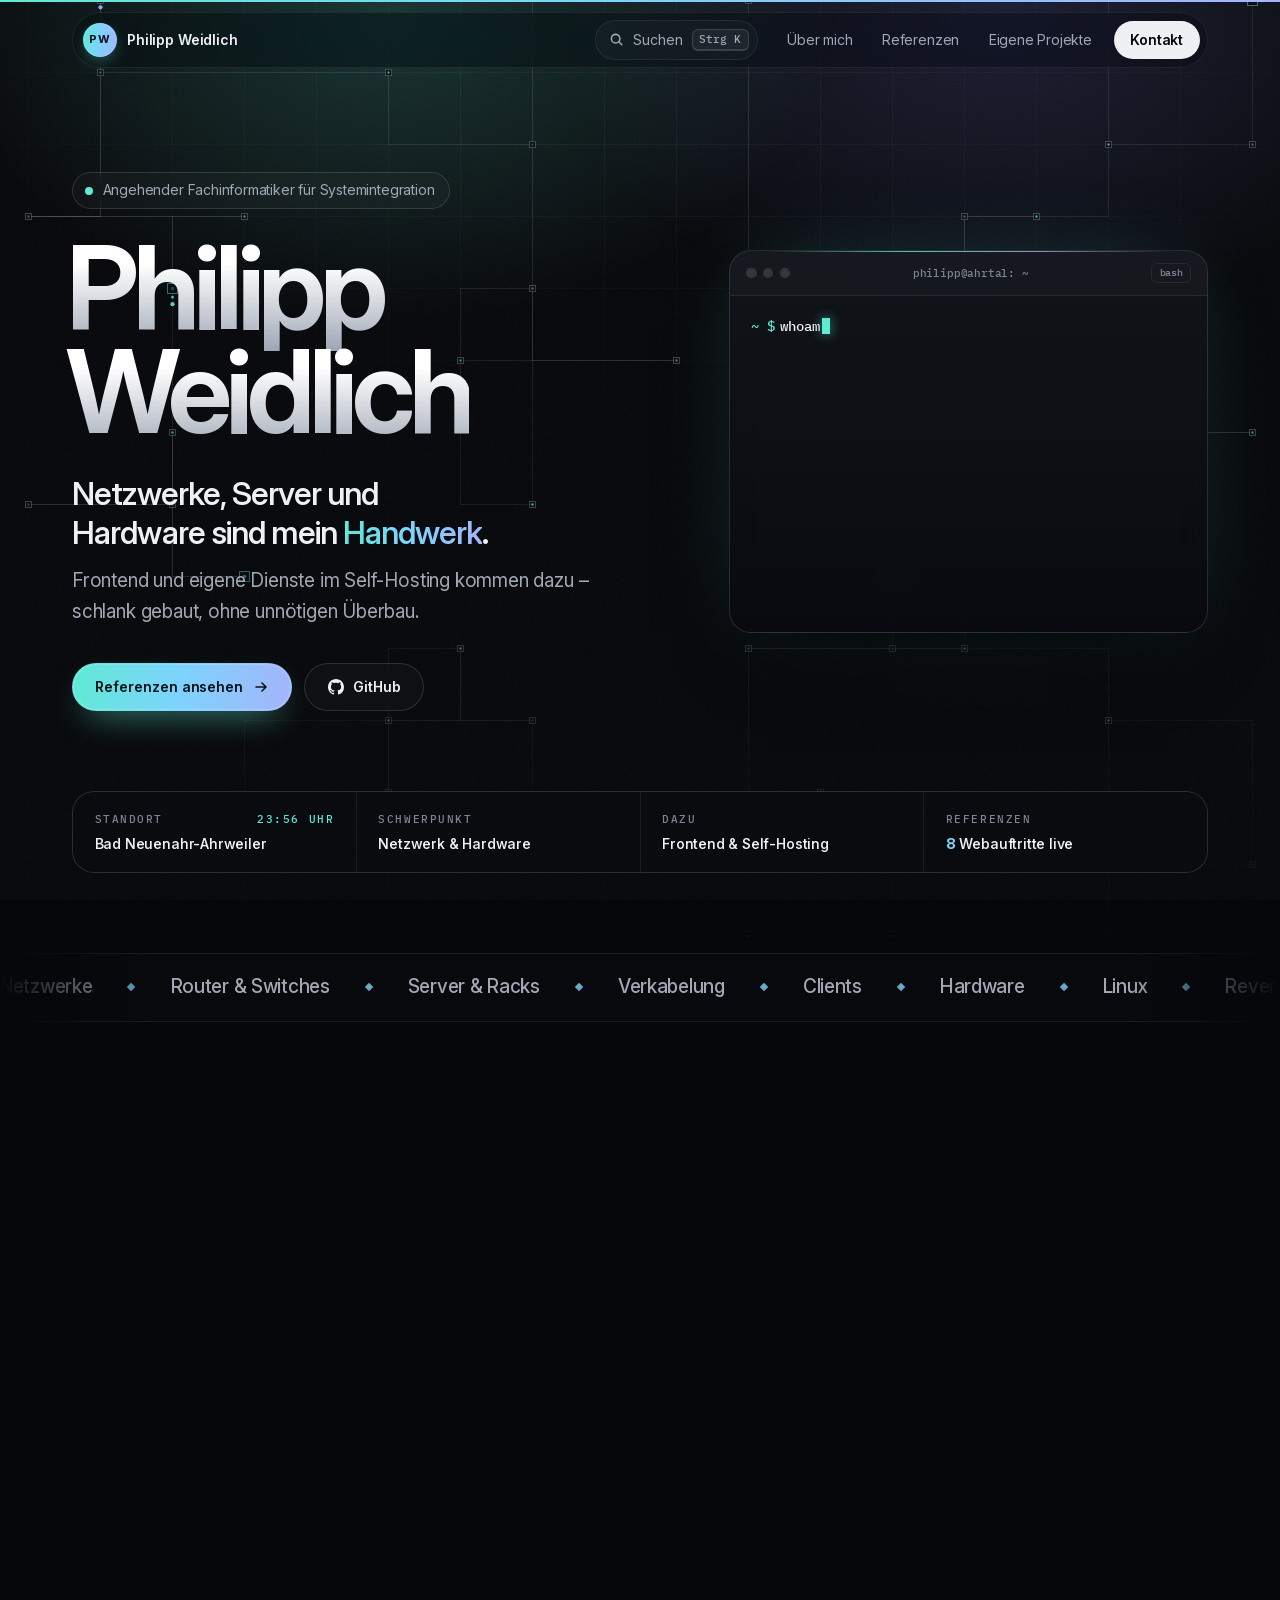
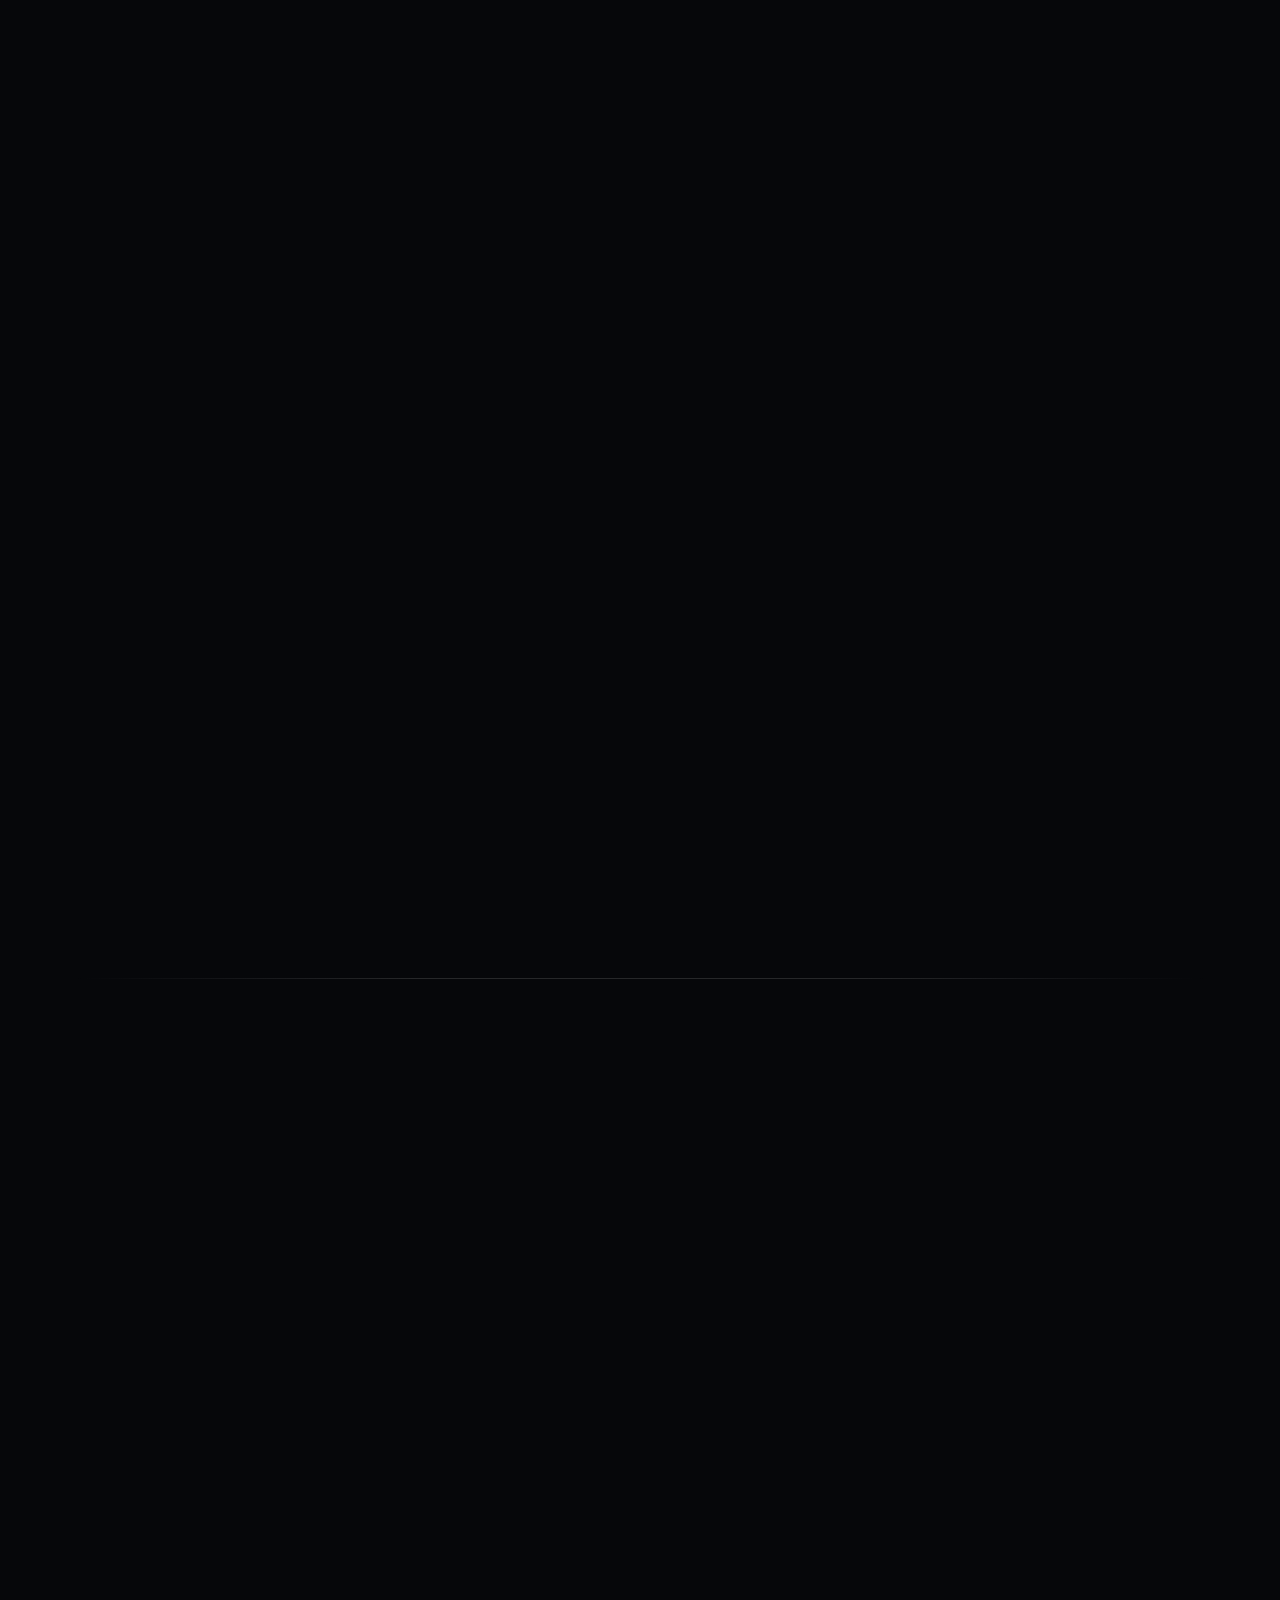
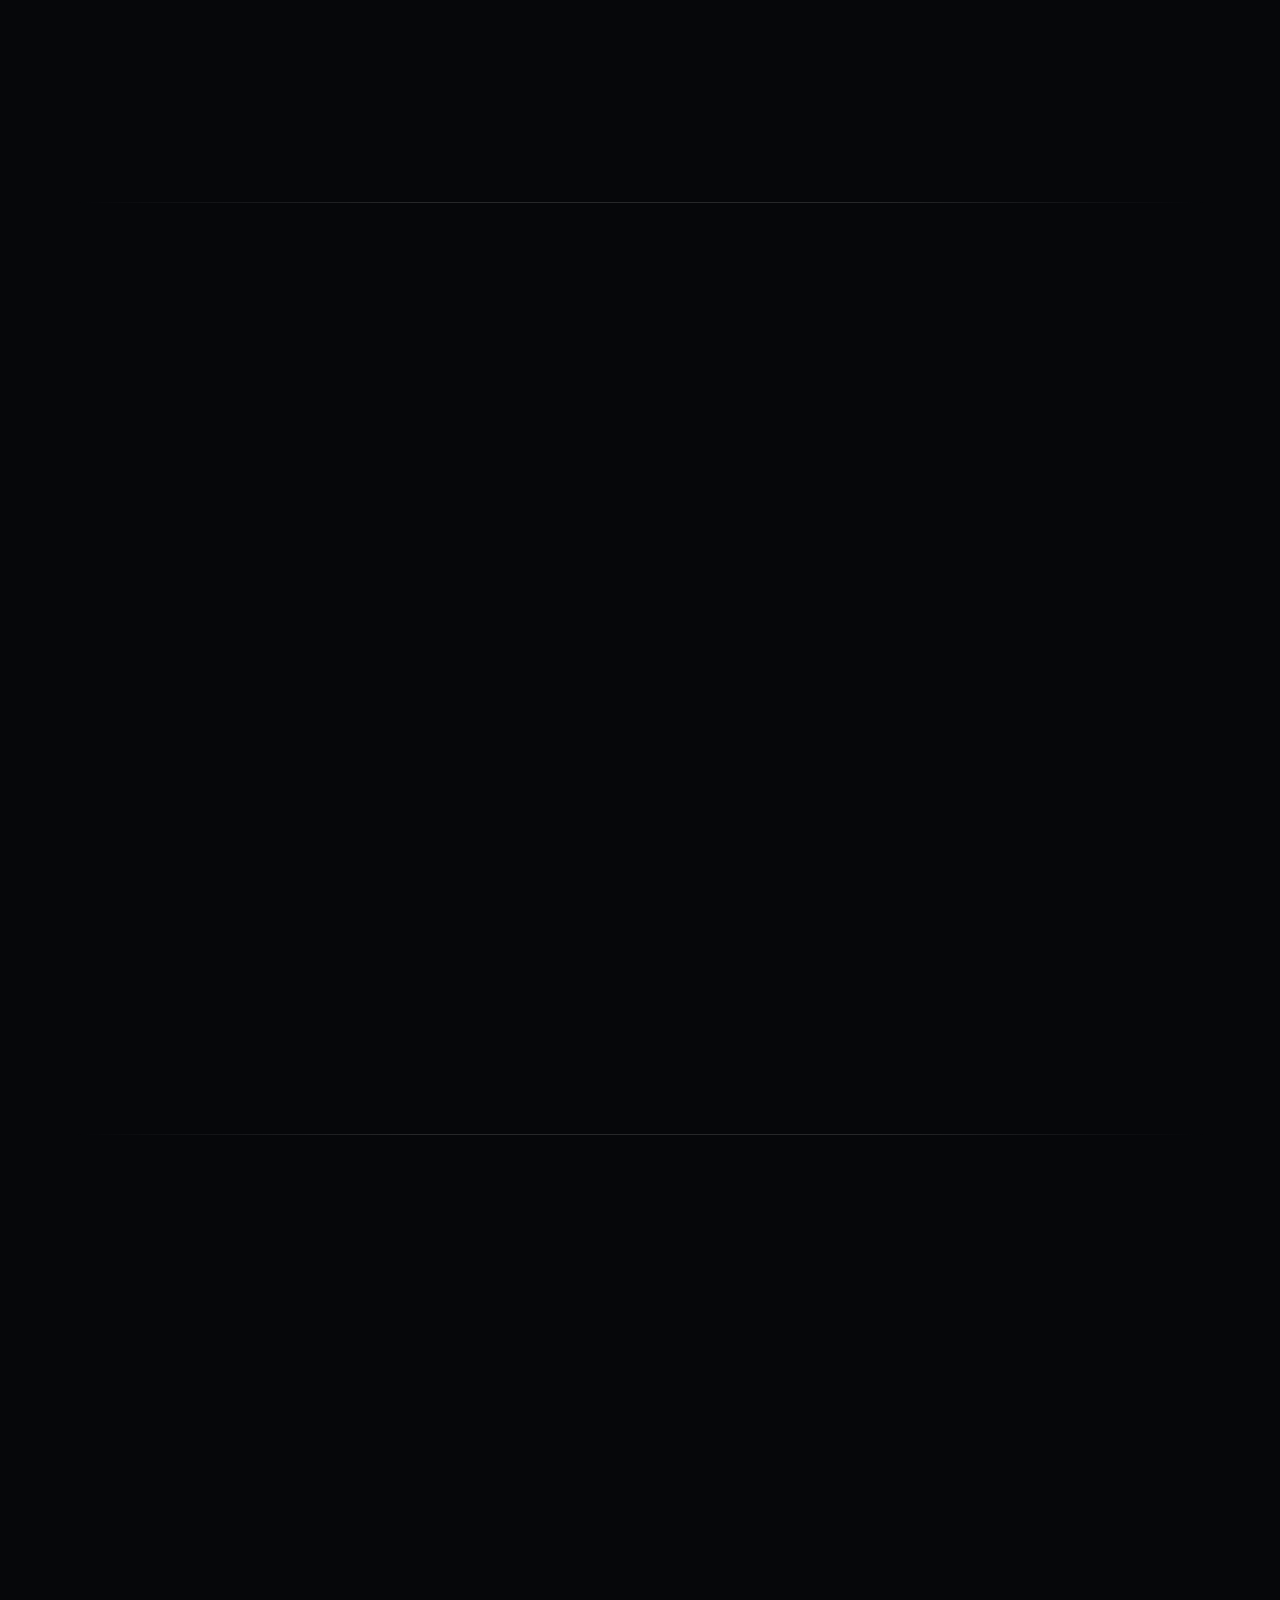
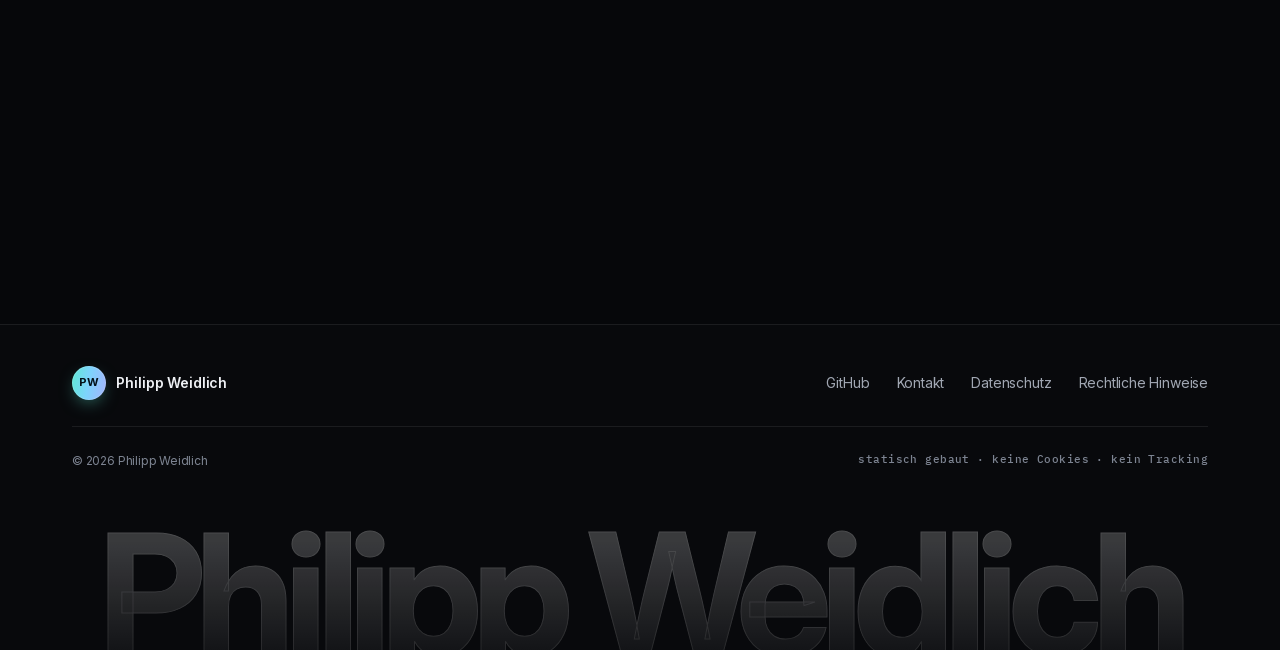
<file: index.html>
<!doctype html>
<html lang="de">
<head>
  <meta charset="utf-8">
  <meta name="viewport" content="width=device-width, initial-scale=1, viewport-fit=cover">

  <!-- Content-Security-Policy: alles wird lokal ausgeliefert, keine externen Quellen. -->
  <meta http-equiv="Content-Security-Policy"
        content="default-src 'self'; img-src 'self' data:; style-src 'self'; script-src 'self'; font-src 'self'; connect-src 'none'; object-src 'none'; base-uri 'none'; form-action 'none'; frame-src 'none'; upgrade-insecure-requests">
  <meta name="referrer" content="strict-origin-when-cross-origin">
  <meta name="color-scheme" content="dark">

  <!-- ---------- SEO ---------- -->
  <title>Philipp Weidlich</title>
  <meta name="description" content="Philipp Weidlich, angehender Fachinformatiker für Systemintegration in Bad Neuenahr-Ahrweiler: Netzwerke, Server und Hardware, dazu Frontend-Mitgestaltung und Self-Hosting. Projekte und Referenzen.">
  <meta name="author" content="Philipp Weidlich">
  <link rel="canonical" href="https://philipp-weidlich.de/">
  <meta name="robots" content="index, follow, max-image-preview:large">
  <meta name="theme-color" content="#06070a">

  <!-- ---------- Link-Vorschauen ---------- -->
  <meta property="og:type" content="website">
  <meta property="og:site_name" content="Philipp Weidlich">
  <meta property="og:locale" content="de_DE">
  <meta property="og:url" content="https://philipp-weidlich.de/">
  <meta property="og:title" content="Philipp Weidlich – angehender Fachinformatiker für Systemintegration">
  <meta property="og:description" content="Netzwerke, Server und Hardware, dazu Frontend-Mitgestaltung und Self-Hosting.">
  <meta property="og:image" content="https://philipp-weidlich.de/assets/og-image.png">
  <meta property="og:image:width" content="1200">
  <meta property="og:image:height" content="630">
  <meta property="og:image:type" content="image/png">
  <meta property="og:image:alt" content="Philipp Weidlich – angehender Fachinformatiker für Systemintegration">

  <meta name="twitter:card" content="summary_large_image">
  <meta name="twitter:title" content="Philipp Weidlich – angehender Fachinformatiker für Systemintegration">
  <meta name="twitter:description" content="Netzwerke, Server und Hardware, dazu Frontend-Mitgestaltung und Self-Hosting.">
  <meta name="twitter:image" content="https://philipp-weidlich.de/assets/og-image.png">
  <meta name="twitter:image:alt" content="Philipp Weidlich – angehender Fachinformatiker für Systemintegration">

  <!-- ---------- Favicon-Set ---------- -->
  <link rel="icon" href="assets/favicon.ico" sizes="32x32">
  <link rel="icon" href="assets/favicon.svg" type="image/svg+xml">
  <link rel="apple-touch-icon" href="assets/apple-touch-icon.png">
  <link rel="manifest" href="site.webmanifest">

  <!-- ---------- Assets ---------- -->
  <link rel="preload" href="assets/fonts/InterVariable.woff2" as="font" type="font/woff2" crossorigin>
  <link rel="stylesheet" href="css/style.css?v=5">
  <link rel="stylesheet" href="css/ahrcomp-mini.css?v=5">
  <noscript><link rel="stylesheet" href="css/no-js.css?v=5"></noscript>
  <script src="js/main.js?v=5" defer></script>

  <!-- Strukturierte Daten: reine Datenauszeichnung, kein ausführbares Skript. -->
  <script type="application/ld+json">
  {
    "@context": "https://schema.org",
    "@type": "Person",
    "name": "Philipp Weidlich",
    "url": "https://philipp-weidlich.de/",
    "jobTitle": "Auszubildender Fachinformatiker für Systemintegration",
    "email": "mailto:philippweidlich@proton.me",
    "address": {
      "@type": "PostalAddress",
      "addressLocality": "Bad Neuenahr-Ahrweiler",
      "addressRegion": "Rheinland-Pfalz",
      "addressCountry": "DE"
    },
    "sameAs": ["https://github.com/philippweidlich"],
    "knowsAbout": [
      "Systemintegration", "Netzwerktechnik", "Serverhardware",
      "PC-Hardware", "Arbeitsplatzausstattung", "Client-Einrichtung",
      "Self-Hosting", "HTML", "CSS", "JavaScript"
    ]
  }
  </script>
</head>

<body>
  <a class="skip-link" href="#inhalt">Zum Inhalt springen</a>

  <!-- Hintergrund: Raster, Lichtschein, Körnung. Rein dekorativ. -->
  <div class="backdrop" aria-hidden="true">
    <div class="backdrop__grid"></div>
    <div class="backdrop__glow backdrop__glow--a"></div>
    <div class="backdrop__glow backdrop__glow--b"></div>
    <div class="backdrop__noise"></div>
  </div>

  <!-- Lesefortschritt (nur in Browsern mit scroll-gesteuerten Animationen) -->
  <div class="progress" aria-hidden="true"></div>

  <!-- Messpunkt für den Zustand der Kopfzeile -->
  <div id="top-sentinel" aria-hidden="true"></div>

  <header class="site-header" id="site-header">
    <div class="container site-header__inner">
      <a class="wordmark" href="#top-sentinel">
        <span class="wordmark__mark" aria-hidden="true">PW</span>
        <span class="wordmark__name">Philipp&nbsp;Weidlich</span>
      </a>

      <!-- Befehlspalette (Strg/⌘ + K): erscheint nur mit JavaScript,
           den Dialog selbst baut js/main.js (Abschnitt 11). -->
      <button class="cmdk-btn" type="button" data-cmdk-open aria-haspopup="dialog" aria-label="Suchen und springen (Befehlspalette)" hidden>
        <svg viewBox="0 0 16 16" aria-hidden="true" focusable="false"><circle cx="7" cy="7" r="4.5"/><path d="m10.5 10.5 3 3"/></svg>
        <span class="cmdk-btn__label">Suchen</span>
        <kbd class="kbd cmdk-btn__key" aria-hidden="true" data-cmdk-key>Strg K</kbd>
      </button>

      <button class="nav-toggle" type="button" aria-expanded="false" aria-controls="site-nav" hidden>
        <span class="nav-toggle__bars" aria-hidden="true"><i></i><i></i></span>
        <span class="vh">Menü</span>
      </button>

      <nav class="site-nav" id="site-nav" aria-label="Hauptnavigation">
        <a href="#ueber-mich">Über mich</a>
        <a href="#referenzen">Referenzen</a>
        <a href="#projekte">Eigene Projekte</a>
        <a class="site-nav__key" href="#kontakt">Kontakt</a>
      </nav>
    </div>
  </header>

  <main id="inhalt">

    <!-- ==================== 1. Hero ==================== -->
    <section class="hero" aria-labelledby="hero-name">
      <!-- Lebendes Netzwerk hinter dem Hero: Knoten auf dem Raster, Pakete
           laufen über die Leitungen (js/main.js, Abschnitt 10). Rein dekorativ. -->
      <canvas class="hero__net" aria-hidden="true" data-net></canvas>
      <div class="container">
        <div class="hero__grid">

          <div class="hero__copy">
            <p class="chip reveal">
              <span class="chip__dot" aria-hidden="true"></span>
              Angehender Fachinformatiker für Systemintegration
            </p>

            <h1 class="hero__name" id="hero-name">
              <span>Philipp</span>
              <span>Weidlich</span>
            </h1>

            <p class="hero__tagline reveal">
              Netzwerke, Server und Hardware sind mein <span class="grad-text">Handwerk</span>.
            </p>
            <p class="hero__lead reveal">
              Frontend und eigene Dienste im Self-Hosting kommen dazu – schlank gebaut,
              ohne unnötigen Überbau.
            </p>

            <p class="hero__actions reveal">
              <a class="btn btn--primary" href="#referenzen">
                Referenzen ansehen
                <svg class="btn__icon" viewBox="0 0 16 16" aria-hidden="true" focusable="false">
                  <path d="M3 8h10M9 4l4 4-4 4" fill="none" stroke="currentColor" stroke-width="1.6" stroke-linecap="round" stroke-linejoin="round"/>
                </svg>
              </a>
              <a class="btn btn--ghost" href="https://github.com/philippweidlich" target="_blank" rel="noopener noreferrer">
                <svg class="btn__icon btn__icon--lead" viewBox="0 0 16 16" aria-hidden="true" focusable="false">
                  <path fill="currentColor" d="M8 0C3.58 0 0 3.58 0 8c0 3.54 2.29 6.53 5.47 7.59.4.07.55-.17.55-.38 0-.19-.01-.82-.01-1.49-2.01.37-2.53-.49-2.69-.94-.09-.23-.48-.94-.82-1.13-.28-.15-.68-.52-.01-.53.63-.01 1.08.58 1.23.82.72 1.21 1.87.87 2.33.66.07-.52.28-.87.51-1.07-1.78-.2-3.64-.89-3.64-3.95 0-.87.31-1.59.82-2.15-.08-.2-.36-1.02.08-2.12 0 0 .67-.21 2.2.82.64-.18 1.32-.27 2-.27.68 0 1.36.09 2 .27 1.53-1.04 2.2-.82 2.2-.82.44 1.1.16 1.92.08 2.12.51.56.82 1.27.82 2.15 0 3.07-1.87 3.75-3.65 3.95.29.25.54.73.54 1.48 0 1.07-.01 1.93-.01 2.2 0 .21.15.46.55.38A8.013 8.013 0 0 0 16 8c0-4.42-3.58-8-8-8z"/>
                </svg>
                GitHub
                <span class="vh">(öffnet in neuem Tab)</span>
              </a>
            </p>
          </div>

          <!-- Terminal: der Vorspann wiederholt nur Inhalte, die auch im Text
               stehen – deshalb für Screenreader ausgeblendet. js/main.js tippt
               die Befehle nach und schaltet danach die Eingabezeile frei
               (echte Befehle: help, ls, cat, cd …). Ohne JS steht der Vorspann
               sofort da, die Eingabezeile bleibt ausgeblendet. -->
          <div class="term reveal" role="group" aria-label="Terminal (optional, zum Ausprobieren)" data-term>
            <div class="term__bar" aria-hidden="true">
              <span class="dots"><i></i><i></i><i></i></span>
              <span class="term__title">philipp@ahrtal: ~</span>
              <span class="term__tag">bash</span>
            </div>
            <div class="term__body">
              <div class="term__intro" aria-hidden="true">
                <div class="tl tl--cmd"><span class="tp">~ $</span><span class="tc">whoami</span></div>
                <div class="tl">philipp-weidlich</div>
                <div class="tl tl--gap tl--cmd"><span class="tp">~ $</span><span class="tc">systemctl status philipp</span></div>
                <div class="tl"><span class="t-ok">●</span> philipp.service – angehender Fachinformatiker</div>
                <div class="tl tl--kv"><span class="tk">Status:</span><span><span class="t-ok">aktiv (läuft)</span> · AhrComp</span></div>
                <div class="tl tl--kv"><span class="tk">Fokus:</span><span>Netzwerk · Server · Hardware</span></div>
                <div class="tl tl--kv"><span class="tk">Dazu:</span><span>Frontend · Self-Hosting</span></div>
                <div class="tl tl--kv"><span class="tk">Ort:</span><span>Bad Neuenahr-Ahrweiler</span></div>
                <div class="tl tl--gap tl--cmd"><span class="tp">~ $</span><span class="tc">cat kontakt.txt</span></div>
                <div class="tl"><span class="t-acc">philippweidlich@proton.me</span></div>
                <div class="tl tl--gap tl--cmd is-current" data-term-idle><span class="tp">~ $</span><span class="tc"></span></div>
              </div>
              <div class="term__out" role="log" aria-live="polite" aria-label="Terminal-Ausgabe" data-term-out></div>
              <div class="tl tl--gap tl--cmd term__row" data-term-row hidden>
                <label class="tp" for="term-input">~ $<span class="vh"> Befehl eingeben, „help“ zeigt alle Befehle</span></label>
                <input class="term__input" id="term-input" type="text" data-term-input
                       placeholder="help eingeben …" maxlength="80" enterkeyhint="go"
                       autocomplete="off" autocapitalize="off" autocorrect="off" spellcheck="false">
              </div>
            </div>
          </div>

        </div>

        <!-- Eckdaten -->
        <ul class="stats reveal" role="list">
          <li>
            <span class="stats__k">Standort <span class="stats__clock" data-clock hidden></span></span>
            <span class="stats__v">Bad Neuenahr-Ahrweiler</span>
          </li>
          <li>
            <span class="stats__k">Schwerpunkt</span>
            <span class="stats__v">Netzwerk &amp; Hardware</span>
          </li>
          <li>
            <span class="stats__k">Dazu</span>
            <span class="stats__v">Frontend &amp; Self-Hosting</span>
          </li>
          <li>
            <span class="stats__k">Referenzen</span>
            <span class="stats__v"><span data-ref-count>8</span> Webauftritte live</span>
          </li>
        </ul>
      </div>
    </section>

    <!-- Laufband: Arbeitsfelder. Die zweite Hälfte ist eine Kopie für die
         nahtlose Schleife und deshalb für Screenreader ausgeblendet. -->
    <div class="marquee">
      <div class="marquee__track">
        <ul class="marquee__list" role="list">
          <li>Netzwerke</li><li>Router &amp; Switches</li><li>Server &amp; Racks</li>
          <li>Verkabelung</li><li>Clients</li><li>Hardware</li><li>Linux</li>
          <li>Reverse Proxy</li><li>Backups</li><li>Self-Hosting</li>
          <li>HTML</li><li>CSS</li><li>Vanilla JS</li>
        </ul>
        <ul class="marquee__list" role="list" aria-hidden="true">
          <li>Netzwerke</li><li>Router &amp; Switches</li><li>Server &amp; Racks</li>
          <li>Verkabelung</li><li>Clients</li><li>Hardware</li><li>Linux</li>
          <li>Reverse Proxy</li><li>Backups</li><li>Self-Hosting</li>
          <li>HTML</li><li>CSS</li><li>Vanilla JS</li>
        </ul>
      </div>
    </div>

    <!-- ==================== 2. Über mich ==================== -->
    <section class="section" id="ueber-mich" aria-labelledby="ueber-mich-title">
      <div class="container">
        <div class="sec-head reveal">
          <p class="eyebrow"><span class="eyebrow__num">01</span><span class="eyebrow__rule" aria-hidden="true"></span>Über mich</p>
          <h2 class="sec-title" id="ueber-mich-title">Hardware verstehen, <span class="grad-text">Systeme zusammenbringen</span></h2>
        </div>

        <div class="about">
          <div class="prose reveal">
            <p class="prose__lead">
              Ich bin angehender Fachinformatiker für Systemintegration.
              Hardware ist der Teil, der mich am meisten reizt: Systeme auswählen, aufbauen, verkabeln und zum Laufen bringen –
              vom High-End-Gaming-PC bis zum Server im Rack.
            </p>
            <p>
              Netzwerke, Router, Switches und Clients gehören für mich zum gleichen Bild.
              Ich arbeite mich lieber bis zur Ursache durch, als ein Symptom zu übermalen.
            </p>
            <p>
              Beim Frontend bin ich Mitgestalter, kein reiner Webentwickler: HTML, CSS und
              etwas JavaScript, nah am Standard und bewusst ohne schwere Abhängigkeiten.
              Privat betreibe ich eigene Dienste im Self-Hosting – daraus entstehen auch
              meine eigenen Projekte.
            </p>
          </div>

          <!-- Datenblatt: fasst nur zusammen, was oben und unten im Text steht -->
          <aside class="spec spot reveal" aria-label="Kurzprofil">
            <p class="spec__head">
              <span class="mono">profil.txt</span>
              <span class="spec__status"><span class="chip__dot" aria-hidden="true"></span>aktuell</span>
            </p>
            <dl class="spec__list">
              <div><dt>Rolle</dt><dd>Fachinformatiker Systemintegration (angehend)</dd></div>
              <div><dt>Arbeitgeber</dt><dd>AhrComp, Bad Neuenahr-Ahrweiler</dd></div>
              <div><dt>Fokus</dt><dd>Netzwerk · Server · Hardware</dd></div>
              <div><dt>Web</dt><dd>HTML · CSS · Vanilla JS</dd></div>
              <div><dt>Privat</dt><dd>Self-Hosting: Linux, Reverse Proxy, Backups</dd></div>
              <div><dt>Kontakt</dt><dd>per E-Mail</dd></div>
            </dl>
          </aside>
        </div>

        <!-- Schwerpunkte als Bento-Raster -->
        <h3 class="sub-head reveal">Schwerpunkte</h3>
        <ul class="bento stagger" role="list">
          <li class="tile tile--wide spot reveal">
            <!-- Angedeutete Netzwerk-Topologie, rein dekorativ -->
            <svg class="topo" viewBox="0 0 320 200" aria-hidden="true" focusable="false">
              <g class="topo__links">
                <path d="M160 46V70H90V104"/><path d="M160 46V70H230V104"/>
                <path d="M90 128V150H45V170"/><path d="M90 128V150H135V170"/>
                <path d="M230 128V150H185V170"/><path d="M230 128V150H275V170"/>
              </g>
              <g class="topo__flow">
                <path pathLength="100" d="M160 46V70H90V104"/><path pathLength="100" d="M160 46V70H230V104"/>
                <path pathLength="100" d="M90 128V150H45V170"/><path pathLength="100" d="M90 128V150H135V170"/>
                <path pathLength="100" d="M230 128V150H185V170"/><path pathLength="100" d="M230 128V150H275V170"/>
              </g>
              <g class="topo__nodes">
                <rect class="topo__core" x="124" y="20" width="72" height="26" rx="7"/>
                <rect x="58" y="104" width="64" height="24" rx="6"/>
                <rect x="198" y="104" width="64" height="24" rx="6"/>
                <rect x="27" y="170" width="36" height="18" rx="4"/>
                <rect x="117" y="170" width="36" height="18" rx="4"/>
                <rect x="167" y="170" width="36" height="18" rx="4"/>
                <rect x="257" y="170" width="36" height="18" rx="4"/>
              </g>
              <g class="topo__leds">
                <circle cx="136" cy="33" r="2.4"/><circle cx="69" cy="116" r="2.2"/><circle cx="209" cy="116" r="2.2"/>
                <circle cx="36" cy="179" r="1.8"/><circle cx="126" cy="179" r="1.8"/><circle cx="176" cy="179" r="1.8"/><circle cx="266" cy="179" r="1.8"/>
              </g>
              <g class="topo__labels">
                <text x="146" y="37">router</text><text x="77" y="120">sw-01</text><text x="217" y="120">sw-02</text>
              </g>
            </svg>
            <span class="tile__icon" aria-hidden="true">
              <svg viewBox="0 0 24 24" focusable="false"><circle cx="12" cy="5" r="2.2"/><circle cx="5" cy="19" r="2.2"/><circle cx="19" cy="19" r="2.2"/><path d="M12 7.2V12m0 0-5.4 5.4M12 12l5.4 5.4"/></svg>
            </span>
            <h4 class="tile__title">Systemintegration</h4>
            <p class="tile__text">Netzwerke, Router und Switches, Clients, Server, Racks und Verkabelung – aufbauen, einrichten, dokumentieren.</p>
          </li>
          <li class="tile spot reveal">
            <span class="tile__icon" aria-hidden="true">
              <svg viewBox="0 0 24 24" focusable="false"><rect x="7" y="7" width="10" height="10" rx="1.6"/><path d="M10 3v4M14 3v4M10 17v4M14 17v4M3 10h4M3 14h4M17 10h4M17 14h4"/></svg>
            </span>
            <h4 class="tile__title">Hardware</h4>
            <p class="tile__text">High-End- und Gaming-Systeme: Komponenten auswählen, zusammenstellen, aufbauen, kühlen und Fehler eingrenzen.</p>
          </li>
          <li class="tile spot reveal">
            <span class="tile__icon" aria-hidden="true">
              <svg viewBox="0 0 24 24" focusable="false"><rect x="3" y="4" width="18" height="12" rx="2"/><path d="M8 20h8M12 16v4"/></svg>
            </span>
            <h4 class="tile__title">Arbeitsplätze</h4>
            <p class="tile__text">Arbeitsplätze modernisieren und komplett einrichten: Hardware auswählen, aufbauen, vernetzen, Software und Benutzerkonten einrichten – bis alles läuft.</p>
          </li>
          <li class="tile spot reveal">
            <span class="tile__icon" aria-hidden="true">
              <svg viewBox="0 0 24 24" focusable="false"><path d="m8 8-4 4 4 4M16 8l4 4-4 4M13.5 5.5l-3 13"/></svg>
            </span>
            <h4 class="tile__title">Frontend</h4>
            <p class="tile__text">HTML, CSS und Vanilla-JavaScript. Statisch, schnell und wartbar – Mitgestaltung, kein Full-Stack-Anspruch.</p>
          </li>
          <li class="tile spot reveal">
            <span class="tile__icon" aria-hidden="true">
              <svg viewBox="0 0 24 24" focusable="false"><rect x="4" y="4" width="16" height="6" rx="1.6"/><rect x="4" y="14" width="16" height="6" rx="1.6"/><path d="M8 7h.01M8 17h.01M12 7h4M12 17h4"/></svg>
            </span>
            <h4 class="tile__title">Self-Hosting</h4>
            <p class="tile__text">Eigene Dienste betreiben, absichern und aktuell halten. Linux, Reverse Proxy, Backups.</p>
          </li>
        </ul>
      </div>
    </section>

    <!-- ==================== 3. Referenzen ==================== -->
    <section class="section" id="referenzen" aria-labelledby="referenzen-title">
      <div class="container">
        <div class="sec-head sec-head--split reveal">
          <div>
            <p class="eyebrow"><span class="eyebrow__num">02</span><span class="eyebrow__rule" aria-hidden="true"></span>Referenzen</p>
            <h2 class="sec-title" id="referenzen-title">Projekte, an denen ich <span class="grad-text">mitgewirkt habe</span></h2>
          </div>
          <p class="sec-intro">
            Diese Seiten sind durch meine Arbeit bei AhrComp entstanden. Die Rechte
            liegen beim Arbeitgeber und den jeweiligen Auftraggebern – Näheres in den
            <a class="textlink" href="rechtliche-hinweise.html">rechtlichen Hinweisen</a>.
          </p>
        </div>

        <!-- WEITERE REFERENZ HINZUFÜGEN
             Ein <li class="ref spot reveal"> kopieren und setzen:
               ref__idx (fortlaufend), ref__role, Link + Name,
               ref__text, tags, ref__url (Domain ohne https://).
             Das Raster: AhrComp oben über die volle Breite, darunter drei
             Spalten (Tablet zwei). ref--wide belegt am Desktop zwei Spalten –
             damit gehen 7 Karten auf: [breit][1] / [1][1][1] / [breit][1].
             Stand 21.10.2026: Physio Plus und Hotel Alex breit.
             Bei anderer Anzahl die breiten Karten neu verteilen.
             Die Zahl im Hero zählt js/main.js. -->
        <!-- Logo-Laufband: nur Zierde, die Namen stehen in den Karten.
             Zweite Liste = Kopie fuer die nahtlose Schleife. -->
        <div class="logo-band reveal" role="region" aria-label="Logos der Referenzen">
          <div class="logo-band__track">
            <ul class="logo-band__list" role="list">
              <li class="logo-band__item logo-band__item--ahrcomp">
                <a href="https://ahrcomp.de/" target="_blank" rel="noopener noreferrer" aria-label="AhrComp (öffnet in neuem Tab)">
                  <img class="logo-mono" src="assets/refs/ahrcomp-mono.png" alt="" width="606" height="138" decoding="async" loading="lazy">
                  <img class="logo-color" src="assets/refs/ahrcomp.png" alt="" width="606" height="138" decoding="async" loading="lazy">
                </a>
              </li>
              <li class="logo-band__item logo-band__item--physio">
                <a href="https://physio-plus-aw.de/" target="_blank" rel="noopener noreferrer" aria-label="Physio Plus (öffnet in neuem Tab)">
                  <img class="logo-mono" src="assets/refs/physio-mono.png" alt="" width="386" height="168" decoding="async" loading="lazy">
                  <img class="logo-color" src="assets/refs/physio.png" alt="" width="386" height="168" decoding="async" loading="lazy">
                </a>
              </li>
              <li class="logo-band__item logo-band__item--floral">
                <a href="https://floral-design-store.de/" target="_blank" rel="noopener noreferrer" aria-label="Floral Design Store (öffnet in neuem Tab)">
                  <img class="logo-mono" src="assets/refs/floral-mono.png" alt="" width="904" height="150" decoding="async" loading="lazy">
                  <img class="logo-color" src="assets/refs/floral.png" alt="" width="904" height="150" decoding="async" loading="lazy">
                </a>
              </li>
              <li class="logo-band__item logo-band__item--simon">
                <a href="https://simon-baeckerei.de/" target="_blank" rel="noopener noreferrer" aria-label="Bäckerei &amp; Café Simon (öffnet in neuem Tab)">
                  <img class="logo-mono" src="assets/refs/simon-mono.png" alt="" width="224" height="156" decoding="async" loading="lazy">
                  <img class="logo-color" src="assets/refs/simon.png" alt="" width="224" height="156" decoding="async" loading="lazy">
                </a>
              </li>
              <li class="logo-band__item logo-band__item--weinhaus">
                <a href="https://weinhaus-bunte-kuh.de/" target="_blank" rel="noopener noreferrer" aria-label="Weinhaus zur Bunten Kuh (öffnet in neuem Tab)">
                  <img class="logo-mono" src="assets/refs/weinhaus-mono.png" alt="" width="544" height="170" decoding="async" loading="lazy">
                  <img class="logo-color" src="assets/refs/weinhaus.png" alt="" width="544" height="170" decoding="async" loading="lazy">
                </a>
              </li>
              <li class="logo-band__item logo-band__item--kanzlei">
                <a href="https://kanzlei-marquenie.de/" target="_blank" rel="noopener noreferrer" aria-label="Kanzlei Marquenie (öffnet in neuem Tab)">
                  <img class="logo-mono" src="assets/refs/kanzlei-mono.png" alt="" width="804" height="150" decoding="async" loading="lazy">
                  <img class="logo-color" src="assets/refs/kanzlei.png" alt="" width="804" height="150" decoding="async" loading="lazy">
                </a>
              </li>
              <li class="logo-band__item logo-band__item--hotel">
                <a href="https://hotel-alex-ahr.de/" target="_blank" rel="noopener noreferrer" aria-label="Hotel Alex an der Ahr (öffnet in neuem Tab)">
                  <img class="logo-mono" src="assets/refs/hotel-mono.png" alt="" width="244" height="104" decoding="async" loading="lazy">
                  <img class="logo-color" src="assets/refs/hotel.png" alt="" width="244" height="104" decoding="async" loading="lazy">
                </a>
              </li>
              <li class="logo-band__item logo-band__item--schaefer">
                <a href="https://schaefer-steuerberater.com/" target="_blank" rel="noopener noreferrer" aria-label="Steuerberater Schäfer (öffnet in neuem Tab)">
                  <img class="logo-mono" src="assets/refs/schaefer-mono.png" alt="" width="717" height="156" decoding="async" loading="lazy">
                  <img class="logo-color" src="assets/refs/schaefer.png" alt="" width="717" height="156" decoding="async" loading="lazy">
                </a>
              </li>
            </ul>
            <ul class="logo-band__list" role="list" aria-hidden="true">
              <li class="logo-band__item logo-band__item--ahrcomp">
                <a href="https://ahrcomp.de/" target="_blank" rel="noopener noreferrer" tabindex="-1" aria-label="AhrComp (öffnet in neuem Tab)">
                  <img class="logo-mono" src="assets/refs/ahrcomp-mono.png" alt="" width="606" height="138" decoding="async" loading="lazy">
                  <img class="logo-color" src="assets/refs/ahrcomp.png" alt="" width="606" height="138" decoding="async" loading="lazy">
                </a>
              </li>
              <li class="logo-band__item logo-band__item--physio">
                <a href="https://physio-plus-aw.de/" target="_blank" rel="noopener noreferrer" tabindex="-1" aria-label="Physio Plus (öffnet in neuem Tab)">
                  <img class="logo-mono" src="assets/refs/physio-mono.png" alt="" width="386" height="168" decoding="async" loading="lazy">
                  <img class="logo-color" src="assets/refs/physio.png" alt="" width="386" height="168" decoding="async" loading="lazy">
                </a>
              </li>
              <li class="logo-band__item logo-band__item--floral">
                <a href="https://floral-design-store.de/" target="_blank" rel="noopener noreferrer" tabindex="-1" aria-label="Floral Design Store (öffnet in neuem Tab)">
                  <img class="logo-mono" src="assets/refs/floral-mono.png" alt="" width="904" height="150" decoding="async" loading="lazy">
                  <img class="logo-color" src="assets/refs/floral.png" alt="" width="904" height="150" decoding="async" loading="lazy">
                </a>
              </li>
              <li class="logo-band__item logo-band__item--simon">
                <a href="https://simon-baeckerei.de/" target="_blank" rel="noopener noreferrer" tabindex="-1" aria-label="Bäckerei &amp; Café Simon (öffnet in neuem Tab)">
                  <img class="logo-mono" src="assets/refs/simon-mono.png" alt="" width="224" height="156" decoding="async" loading="lazy">
                  <img class="logo-color" src="assets/refs/simon.png" alt="" width="224" height="156" decoding="async" loading="lazy">
                </a>
              </li>
              <li class="logo-band__item logo-band__item--weinhaus">
                <a href="https://weinhaus-bunte-kuh.de/" target="_blank" rel="noopener noreferrer" tabindex="-1" aria-label="Weinhaus zur Bunten Kuh (öffnet in neuem Tab)">
                  <img class="logo-mono" src="assets/refs/weinhaus-mono.png" alt="" width="544" height="170" decoding="async" loading="lazy">
                  <img class="logo-color" src="assets/refs/weinhaus.png" alt="" width="544" height="170" decoding="async" loading="lazy">
                </a>
              </li>
              <li class="logo-band__item logo-band__item--kanzlei">
                <a href="https://kanzlei-marquenie.de/" target="_blank" rel="noopener noreferrer" tabindex="-1" aria-label="Kanzlei Marquenie (öffnet in neuem Tab)">
                  <img class="logo-mono" src="assets/refs/kanzlei-mono.png" alt="" width="804" height="150" decoding="async" loading="lazy">
                  <img class="logo-color" src="assets/refs/kanzlei.png" alt="" width="804" height="150" decoding="async" loading="lazy">
                </a>
              </li>
              <li class="logo-band__item logo-band__item--hotel">
                <a href="https://hotel-alex-ahr.de/" target="_blank" rel="noopener noreferrer" tabindex="-1" aria-label="Hotel Alex an der Ahr (öffnet in neuem Tab)">
                  <img class="logo-mono" src="assets/refs/hotel-mono.png" alt="" width="244" height="104" decoding="async" loading="lazy">
                  <img class="logo-color" src="assets/refs/hotel.png" alt="" width="244" height="104" decoding="async" loading="lazy">
                </a>
              </li>
              <li class="logo-band__item logo-band__item--schaefer">
                <a href="https://schaefer-steuerberater.com/" target="_blank" rel="noopener noreferrer" tabindex="-1" aria-label="Steuerberater Schäfer (öffnet in neuem Tab)">
                  <img class="logo-mono" src="assets/refs/schaefer-mono.png" alt="" width="717" height="156" decoding="async" loading="lazy">
                  <img class="logo-color" src="assets/refs/schaefer.png" alt="" width="717" height="156" decoding="async" loading="lazy">
                </a>
              </li>
            </ul>
          </div>
        </div>

        <ul class="refs stagger" role="list">

          <!-- Hervorgehoben: aktueller Arbeitsplatz -->
          <li class="ref ref--ahrcomp ref--featured spot reveal">
            <div class="ref__main">
              <!-- Logo des Auftraggebers: weiss, beim Hover in Originalfarben -->
              <div class="ref__logo ref__logo--compact" aria-hidden="true">
                <img class="logo-mono" src="assets/refs/ahrcomp-mono.png" alt="" width="606" height="138" decoding="async" loading="lazy">
                <img class="logo-color" src="assets/refs/ahrcomp.png" alt="" width="606" height="138" decoding="async" loading="lazy">
              </div>
              <div class="ref__top">
                <span class="ref__idx">01</span>
                <span class="badge"><span class="chip__dot" aria-hidden="true"></span>Aktueller Arbeitsplatz</span>
                <span class="ref__role">Gestaltung &amp; Umsetzung</span>
              </div>
              <h3 class="ref__title">
                <a href="https://ahrcomp.de/" target="_blank" rel="noopener noreferrer">
                  AhrComp<span class="vh"> (öffnet in neuem Tab)</span>
                </a>
              </h3>
              <p class="ref__text">
                Webauftritt der IT-Werkstatt, in der ich arbeite: Leistungen,
                Öffnungszeiten und Kontaktwege übersichtlich auf einer Seite, dazu ein
                direkter Einstieg in die Fernwartung.
              </p>
              <div class="ref__foot">
                <ul class="tags" role="list"><li>HTML</li><li>CSS</li><li>JavaScript</li><li>Responsiv</li></ul>
                <span class="ref__url" aria-hidden="true">ahrcomp.de<svg viewBox="0 0 16 16" focusable="false"><path d="M6 3h7v7M13 3 3.5 12.5"/></svg></span>
              </div>
            </div>
            <!-- Browserfenster mit AhrComp im Kleinformat (siehe unten) -->
            <div class="window" aria-hidden="true">
              <div class="window__bar">
                <span class="dots"><i></i><i></i><i></i></span>
                <span class="window__url"><svg viewBox="0 0 16 16" focusable="false"><rect x="3.5" y="7" width="9" height="6.5" rx="1.2"/><path d="M5.5 7V5.2a2.5 2.5 0 0 1 5 0V7"/></svg>ahrcomp.de</span>
              </div>
              <!-- AhrComp im Kleinformat: erster Bildschirm von ahrcomp.de (Stand 21.10.2026),
                   HTML übernommen, CSS umgerechnet in css/ahrcomp-mini.css. Kein iframe,
                   keine Verbindung zu ahrcomp.de. Feste Vorschau, nicht scrollbar. Beim Hover:
                   Farbe an, Herstellerband läuft. Den Öffnungsstatus setzt js/main.js (Abschnitt 9).
                   inert: nichts darin fokussier- oder klickbar; data-nosnippet: Texte
                   nicht in Suchergebnissen. -->
              <div class="window__screen" data-nosnippet inert>
                <div class="mini">
                  <div class="ac-sysbar">
                      <div class="ac-wrap">
                        <span class="ac-status"><span class="ac-dot" data-ahr-sysdot></span><span data-ahr-sys>Öffnungszeiten werden geladen…</span></span>
                        <span class="ac-muted ac-sysbar__desk">Nicht nur im Kreis Ahrweiler · Vor Ort &amp; per Fernwartung</span>
                        <a class="ac-sep ac-sysbar__desk">☎ 02641 9098-0</a>
                        <a class="ac-sysbar__desk">support@ahrcomp.de</a>
                      </div>
                    </div>
                    <header class="ac-masthead">
                      <div class="ac-wrap">
                        <div class="ac-mast">
                          <a class="ac-wordmark">
                            <b><span class="ac-a">Ahr</span><span class="ac-c">Comp</span></b>
                            <span class="ac-tag">Computer &amp; Service UG</span>
                          </a>
                          <div class="ac-scrim"></div>
                          <div class="ac-mast__menu">
                            <nav class="ac-nav">
                              <a>Leistungen</a>
                              <a>Warum wir</a>
                              <a>Standort</a>
                              <a>Geschäftskunden</a>
                              <a>Domains</a>
                              <a>Fernwartung</a>
                              <a>Kontakt</a>
                            </nav>
                            <div class="ac-mast__info">
                              <div class="ac-mast__status"><span class="ac-dot"></span><span>…</span></div>
                              <p>Heerstraße 54a–56 · 53474 Bad Neuenahr-Ahrweiler<br>Mo–Fr 09:00–17:30 Uhr</p>
                            </div>
                            <div class="ac-mast__actions">
                              <a class="ac-btn">
                                <svg viewBox="0 0 24 24" fill="none" stroke="currentColor" stroke-width="2" stroke-linecap="round" stroke-linejoin="round"><path d="M22 16.92v3a2 2 0 0 1-2.18 2 19.79 19.79 0 0 1-8.63-3.07 19.5 19.5 0 0 1-6-6 19.79 19.79 0 0 1-3.07-8.67A2 2 0 0 1 4.11 2h3a2 2 0 0 1 2 1.72c.13.94.36 1.86.7 2.75a2 2 0 0 1-.45 2.11L8.09 9.91a16 16 0 0 0 6 6l1.27-1.27a2 2 0 0 1 2.11-.45c.89.34 1.81.57 2.75.7A2 2 0 0 1 22 16.92Z"/></svg>
                                Anrufen
                              </a>
                              <a class="ac-btn ac-btn--ghost ac-mast__route">
                                <svg viewBox="0 0 24 24" fill="none" stroke="currentColor" stroke-width="2" stroke-linecap="round" stroke-linejoin="round"><path d="M20 10c0 6-8 12-8 12s-8-6-8-12a8 8 0 0 1 16 0Z"/><circle cx="12" cy="10" r="3"/></svg>
                                Route
                              </a>
                            </div>
                          </div>
                          <button class="ac-burger">
                            <svg class="ac-m" viewBox="0 0 24 24" fill="none" stroke="currentColor" stroke-width="2" stroke-linecap="round"><line x1="4" y1="7" x2="20" y2="7"/><line x1="4" y1="12" x2="20" y2="12"/><line x1="4" y1="17" x2="20" y2="17"/></svg>
                            <svg class="ac-x" viewBox="0 0 24 24" fill="none" stroke="currentColor" stroke-width="2" stroke-linecap="round"><line x1="6" y1="6" x2="18" y2="18"/><line x1="18" y1="6" x2="6" y2="18"/></svg>
                          </button>
                        </div>
                      </div>
                    </header>
                  <section class="ac-hero">
                        <div class="ac-wrap">
                          <div class="ac-hero__grid">
                            <div>
                              <span class="ac-eyebrow ac-hero__eye ac-stagger">IT-Werkstatt · Bad Neuenahr-Ahrweiler · seit 30+ Jahren</span>
                              <h1 class="ac-stagger">Entweder ist man Teil einer <em>Lösung</em>, oder Teil eines Problems. Wir haben uns für <em>Ersteres</em> entschieden.</h1>
                              <p class="ac-hero__lead ac-stagger">
                                Seit über 30 Jahren verkaufen, reparieren, vernetzen, supporten und liefern wir Hardware jeglicher Art an der Ahr –
                                für Gewerbetreibende und Privatkunden. Auch bei Fremdsystemen und gerne per Fernwartung. Auch Senior*innen unterstützen wir mit Herz und Seele.
                              </p>
                              <div class="ac-hero__cta ac-stagger">
                                <a class="ac-btn">
                                  <svg viewBox="0 0 24 24" fill="none" stroke="currentColor" stroke-width="2" stroke-linecap="round" stroke-linejoin="round"><path d="M22 16.92v3a2 2 0 0 1-2.18 2 19.79 19.79 0 0 1-8.63-3.07 19.5 19.5 0 0 1-6-6 19.79 19.79 0 0 1-3.07-8.67A2 2 0 0 1 4.11 2h3a2 2 0 0 1 2 1.72c.13.94.36 1.86.7 2.75a2 2 0 0 1-.45 2.11L8.09 9.91a16 16 0 0 0 6 6l1.27-1.27a2 2 0 0 1 2.11-.45c.89.34 1.81.57 2.75.7A2 2 0 0 1 22 16.92Z"/></svg>
                                  02641 9098-0
                                </a>
                                <a class="ac-btn ac-btn--ghost">Leistungen ansehen</a>
                                <a class="ac-btn ac-btn--ghost">
                                  <svg viewBox="0 0 24 24"><rect width="24" height="24" rx="3.55" fill="#fff"/><path fill="#0e8ee9" d="m20.17 11.998-6.225-3.401.685 2.144H9.37l.684-2.145L3.829 12l6.225 3.404-.683-2.147h5.26l-.686 2.147zM20.448 0H3.553A3.553 3.553 0 0 0 .001 3.552v16.895A3.553 3.553 0 0 0 3.553 24h16.895A3.553 3.553 0 0 0 24 20.447V3.552A3.553 3.553 0 0 0 20.448 0zM12 21.646c-5.328 0-9.648-4.32-9.648-9.648 0-5.329 4.32-9.646 9.648-9.646S21.65 6.672 21.65 12s-4.32 9.648-9.649 9.648z"/></svg>
                                  Fernwartung starten
                                </a>
                              </div>
                            </div>
                            <aside class="ac-desk">
                              <div class="ac-desk__label">Empfang · Live-Status</div>
                              <div class="ac-desk__status"><span class="ac-dot" data-ahr-deskdot></span><span data-ahr-state>…</span></div>
                              <div class="ac-desk__hours" data-ahr-hours>&nbsp;</div>
                              <dl class="ac-desk__rows">
                                <div><dt class="ac-k">Telefon</dt><dd class="ac-v"><a>02641 9098-0</a></dd></div>
                                <div><dt class="ac-k">Standort</dt><dd class="ac-v">Heerstr. 54a–56 (P)</dd></div>
                                <div><dt class="ac-k">Service</dt><dd class="ac-v">Vor Ort &amp; per Fernwartung</dd></div>
                                <div><dt class="ac-k">Erfahrung</dt><dd class="ac-v">30+ Jahre</dd></div>
                              </dl>
                              <a class="ac-btn">Jetzt anrufen</a>
                            </aside>
                          </div>
                          <div class="ac-marquee ac-stagger">
                            <span class="ac-marquee__label">Wir arbeiten mit:</span>
                            <div class="ac-marquee__viewport">
                              <div class="ac-marquee__track">
                                <img loading="lazy" class="ac-marquee__logo" src="assets/refs/ahrcomp-site/fujitsu.png" alt="" width="750" height="353" decoding="async">
                                <img loading="lazy" class="ac-marquee__logo" src="assets/refs/ahrcomp-site/lenovo.png" alt="" width="2272" height="500" decoding="async">
                                <img loading="lazy" class="ac-marquee__logo" src="assets/refs/ahrcomp-site/dell.png" alt="" width="1020" height="680" decoding="async">
                                <img loading="lazy" class="ac-marquee__logo" src="assets/refs/ahrcomp-site/avm.png" alt="" width="800" height="523" decoding="async">
                                <img loading="lazy" class="ac-marquee__logo" src="assets/refs/ahrcomp-site/apple.svg" alt="" width="814" height="1000" decoding="async">
                                <img loading="lazy" class="ac-marquee__logo" src="assets/refs/ahrcomp-site/hp.svg" alt="" width="100" height="100" decoding="async">
                                <img loading="lazy" class="ac-marquee__logo" src="assets/refs/ahrcomp-site/intel.svg" alt="" width="395" height="156" decoding="async">
                                <img loading="lazy" class="ac-marquee__logo" src="assets/refs/ahrcomp-site/lancom.svg" alt="" width="200" height="44" decoding="async">
                                <img loading="lazy" class="ac-marquee__logo" src="assets/refs/ahrcomp-site/apc.svg" alt="" width="390" height="165" decoding="async">
                                <img loading="lazy" class="ac-marquee__logo" src="assets/refs/ahrcomp-site/kyocera.png" alt="" width="1116" height="281" decoding="async">
                                <img loading="lazy" class="ac-marquee__logo" src="assets/refs/ahrcomp-site/oki.png" alt="" width="300" height="84" decoding="async">
                                <img loading="lazy" class="ac-marquee__logo" src="assets/refs/ahrcomp-site/microsoft.png" alt="" width="300" height="111" decoding="async">
                                <img loading="lazy" class="ac-marquee__logo" src="assets/refs/ahrcomp-site/fujitsu.png" alt="" width="750" height="353" decoding="async">
                                <img loading="lazy" class="ac-marquee__logo" src="assets/refs/ahrcomp-site/lenovo.png" alt="" width="2272" height="500" decoding="async">
                                <img loading="lazy" class="ac-marquee__logo" src="assets/refs/ahrcomp-site/dell.png" alt="" width="1020" height="680" decoding="async">
                                <img loading="lazy" class="ac-marquee__logo" src="assets/refs/ahrcomp-site/avm.png" alt="" width="800" height="523" decoding="async">
                                <img loading="lazy" class="ac-marquee__logo" src="assets/refs/ahrcomp-site/apple.svg" alt="" width="814" height="1000" decoding="async">
                                <img loading="lazy" class="ac-marquee__logo" src="assets/refs/ahrcomp-site/hp.svg" alt="" width="100" height="100" decoding="async">
                                <img loading="lazy" class="ac-marquee__logo" src="assets/refs/ahrcomp-site/intel.svg" alt="" width="395" height="156" decoding="async">
                                <img loading="lazy" class="ac-marquee__logo" src="assets/refs/ahrcomp-site/lancom.svg" alt="" width="200" height="44" decoding="async">
                                <img loading="lazy" class="ac-marquee__logo" src="assets/refs/ahrcomp-site/apc.svg" alt="" width="390" height="165" decoding="async">
                                <img loading="lazy" class="ac-marquee__logo" src="assets/refs/ahrcomp-site/kyocera.png" alt="" width="1116" height="281" decoding="async">
                                <img loading="lazy" class="ac-marquee__logo" src="assets/refs/ahrcomp-site/oki.png" alt="" width="300" height="84" decoding="async">
                                <img loading="lazy" class="ac-marquee__logo" src="assets/refs/ahrcomp-site/microsoft.png" alt="" width="300" height="111" decoding="async">
                              </div>
                            </div>
                          </div>
                        </div>
                      </section>
                </div>
              </div>
            </div>
          </li>

          <li class="ref ref--physio ref--wide spot reveal">
            <!-- Logo des Auftraggebers: weiss, beim Hover in Originalfarben -->
            <div class="ref__logo" aria-hidden="true">
              <img class="logo-mono" src="assets/refs/physio-mono.png" alt="" width="386" height="168" decoding="async" loading="lazy">
              <img class="logo-color" src="assets/refs/physio.png" alt="" width="386" height="168" decoding="async" loading="lazy">
            </div>
            <div class="ref__top">
              <span class="ref__idx">02</span>
              <span class="ref__role">Gestaltung &amp; Umsetzung</span>
            </div>
            <h3 class="ref__title">
              <a href="https://physio-plus-aw.de/" target="_blank" rel="noopener noreferrer">
                Physio Plus<span class="vh"> (öffnet in neuem Tab)</span>
              </a>
            </h3>
            <p class="ref__text">
              Auftritt einer Physiotherapiepraxis in Ahrweiler: Therapieangebote,
              Präventionskurse und Hausbesuche, dazu ein Rundgang durch die Praxis,
              ein Fristenrechner fürs Rezept und ein kurzer Weg zur Terminanfrage.
            </p>
            <div class="ref__foot">
              <ul class="tags" role="list"><li>HTML</li><li>CSS</li><li>JavaScript</li><li>Responsiv</li></ul>
              <span class="ref__url" aria-hidden="true">physio-plus-aw.de<svg viewBox="0 0 16 16" focusable="false"><path d="M6 3h7v7M13 3 3.5 12.5"/></svg></span>
            </div>
          </li>

          <li class="ref ref--floral spot reveal">
            <!-- Logo des Auftraggebers: weiss, beim Hover in Originalfarben -->
            <div class="ref__logo" aria-hidden="true">
              <img class="logo-mono" src="assets/refs/floral-mono.png" alt="" width="904" height="150" decoding="async" loading="lazy">
              <img class="logo-color" src="assets/refs/floral.png" alt="" width="904" height="150" decoding="async" loading="lazy">
            </div>
            <div class="ref__top">
              <span class="ref__idx">03</span>
              <span class="ref__role">Gestaltung &amp; Umsetzung</span>
            </div>
            <h3 class="ref__title">
              <a href="https://floral-design-store.de/" target="_blank" rel="noopener noreferrer">
                Floral Design Store<span class="vh"> (öffnet in neuem Tab)</span>
              </a>
            </h3>
            <p class="ref__text">
              Auftritt eines Floristen in Bad Neuenahr: Hochzeits- und
              Trauerfloristik, Events, Innenbegrünung und Workshops, dazu eine
              Galerie, Aktionen und ein direkter Weg zur Anfrage.
            </p>
            <div class="ref__foot">
              <ul class="tags" role="list"><li>HTML</li><li>CSS</li><li>JavaScript</li><li>Responsiv</li></ul>
              <span class="ref__url" aria-hidden="true">floral-design-store.de<svg viewBox="0 0 16 16" focusable="false"><path d="M6 3h7v7M13 3 3.5 12.5"/></svg></span>
            </div>
          </li>

          <li class="ref ref--simon spot reveal">
            <!-- Logo des Auftraggebers: weiss, beim Hover in Originalfarben -->
            <div class="ref__logo" aria-hidden="true">
              <img class="logo-mono" src="assets/refs/simon-mono.png" alt="" width="224" height="156" decoding="async" loading="lazy">
              <img class="logo-color" src="assets/refs/simon.png" alt="" width="224" height="156" decoding="async" loading="lazy">
            </div>
            <div class="ref__top">
              <span class="ref__idx">04</span>
              <span class="ref__role">Gestaltung &amp; Umsetzung</span>
            </div>
            <h3 class="ref__title">
              <a href="https://simon-baeckerei.de/" target="_blank" rel="noopener noreferrer">
                Bäckerei &amp; Café Simon<span class="vh"> (öffnet in neuem Tab)</span>
              </a>
            </h3>
            <p class="ref__text">
              Auftritt einer Traditionsbäckerei im Ahrtal: Café und Sortiment, drei
              Filialen mit Öffnungszeiten und einer Live-Anzeige, ob gerade geöffnet
              ist, dazu ein kurzer Weg zur Vorbestellung.
            </p>
            <div class="ref__foot">
              <ul class="tags" role="list"><li>HTML</li><li>CSS</li><li>JavaScript</li><li>Responsiv</li></ul>
              <span class="ref__url" aria-hidden="true">simon-baeckerei.de<svg viewBox="0 0 16 16" focusable="false"><path d="M6 3h7v7M13 3 3.5 12.5"/></svg></span>
            </div>
          </li>

          <li class="ref ref--weinhaus spot reveal">
            <!-- Logo des Auftraggebers: weiss, beim Hover in Originalfarben -->
            <div class="ref__logo" aria-hidden="true">
              <img class="logo-mono" src="assets/refs/weinhaus-mono.png" alt="" width="544" height="170" decoding="async" loading="lazy">
              <img class="logo-color" src="assets/refs/weinhaus.png" alt="" width="544" height="170" decoding="async" loading="lazy">
            </div>
            <div class="ref__top">
              <span class="ref__idx">05</span>
              <span class="ref__role">Gestaltung &amp; Umsetzung</span>
            </div>
            <h3 class="ref__title">
              <a href="https://weinhaus-bunte-kuh.de/" target="_blank" rel="noopener noreferrer">
                Weinhaus zur Bunten Kuh<span class="vh"> (öffnet in neuem Tab)</span>
              </a>
            </h3>
            <p class="ref__text">
              Auftritt eines Familienbetriebs im Ahrtal: Speisen- und Getränkekarte,
              Öffnungszeiten, Anfahrt und ein kurzer Weg zur Reservierung.
            </p>
            <div class="ref__foot">
              <ul class="tags" role="list"><li>HTML</li><li>CSS</li><li>Responsiv</li></ul>
              <span class="ref__url" aria-hidden="true">weinhaus-bunte-kuh.de<svg viewBox="0 0 16 16" focusable="false"><path d="M6 3h7v7M13 3 3.5 12.5"/></svg></span>
            </div>
          </li>

          <li class="ref ref--kanzlei spot reveal">
            <!-- Logo des Auftraggebers: weiss, beim Hover in Originalfarben -->
            <div class="ref__logo" aria-hidden="true">
              <img class="logo-mono" src="assets/refs/kanzlei-mono.png" alt="" width="804" height="150" decoding="async" loading="lazy">
              <img class="logo-color" src="assets/refs/kanzlei.png" alt="" width="804" height="150" decoding="async" loading="lazy">
            </div>
            <div class="ref__top">
              <span class="ref__idx">06</span>
              <span class="ref__role">Gestaltung &amp; Umsetzung</span>
            </div>
            <h3 class="ref__title">
              <a href="https://kanzlei-marquenie.de/" target="_blank" rel="noopener noreferrer">
                Kanzlei Marquenie<span class="vh"> (öffnet in neuem Tab)</span>
              </a>
            </h3>
            <p class="ref__text">
              Seite einer Rechtsanwaltskanzlei bei Bad Neuenahr-Ahrweiler:
              Rechtsgebiete, Profil und Kontaktwege – sachlich und ohne Ballast.
            </p>
            <div class="ref__foot">
              <ul class="tags" role="list"><li>HTML</li><li>CSS</li><li>Responsiv</li></ul>
              <span class="ref__url" aria-hidden="true">kanzlei-marquenie.de<svg viewBox="0 0 16 16" focusable="false"><path d="M6 3h7v7M13 3 3.5 12.5"/></svg></span>
            </div>
          </li>

          <li class="ref ref--hotel ref--wide spot reveal">
            <!-- Logo des Auftraggebers: weiss, beim Hover in Originalfarben -->
            <div class="ref__logo" aria-hidden="true">
              <img class="logo-mono" src="assets/refs/hotel-mono.png" alt="" width="244" height="104" decoding="async" loading="lazy">
              <img class="logo-color" src="assets/refs/hotel.png" alt="" width="244" height="104" decoding="async" loading="lazy">
            </div>
            <!-- Bewusst zurückhaltender formuliert: hier Mitarbeit, keine
                 vollständige Umsetzung. -->
            <div class="ref__top">
              <span class="ref__idx">07</span>
              <span class="ref__role ref__role--muted">Mitgearbeitet</span>
            </div>
            <h3 class="ref__title">
              <a href="https://hotel-alex-ahr.de/" target="_blank" rel="noopener noreferrer">
                Hotel Alex an der Ahr<span class="vh"> (öffnet in neuem Tab)</span>
              </a>
            </h3>
            <p class="ref__text">
              Vier-Sterne-Hotel in Bad Neuenahr: Zimmer und Suiten, Tagungen,
              Bar und Freizeitangebote. Mitarbeit am Webauftritt.
            </p>
            <div class="ref__foot">
              <ul class="tags" role="list"><li>HTML</li><li>CSS</li><li>Responsiv</li></ul>
              <span class="ref__url" aria-hidden="true">hotel-alex-ahr.de<svg viewBox="0 0 16 16" focusable="false"><path d="M6 3h7v7M13 3 3.5 12.5"/></svg></span>
            </div>
          </li>

          <li class="ref ref--schaefer spot reveal">
            <!-- Logo des Auftraggebers: weiss, beim Hover in Originalfarben -->
            <div class="ref__logo" aria-hidden="true">
              <img class="logo-mono" src="assets/refs/schaefer-mono.png" alt="" width="717" height="156" decoding="async" loading="lazy">
              <img class="logo-color" src="assets/refs/schaefer.png" alt="" width="717" height="156" decoding="async" loading="lazy">
            </div>
            <div class="ref__top">
              <span class="ref__idx">08</span>
              <span class="ref__role">Gestaltung &amp; Umsetzung</span>
            </div>
            <h3 class="ref__title">
              <a href="https://schaefer-steuerberater.com/" target="_blank" rel="noopener noreferrer">
                Steuerberater Schäfer<span class="vh"> (öffnet in neuem Tab)</span>
              </a>
            </h3>
            <p class="ref__text">
              Auftritt eines Steuerberaters in Bad Neuenahr-Ahrweiler: Leistungen
              für Privatpersonen, Freiberufler und Unternehmen, dazu ein kurzer
              Weg zur Terminvereinbarung.
            </p>
            <div class="ref__foot">
              <ul class="tags" role="list"><li>HTML</li><li>CSS</li><li>Responsiv</li></ul>
              <span class="ref__url" aria-hidden="true">schaefer-steuerberater.com<svg viewBox="0 0 16 16" focusable="false"><path d="M6 3h7v7M13 3 3.5 12.5"/></svg></span>
            </div>
          </li>

        </ul>
      </div>
    </section>

    <!-- ==================== 4. Eigene Projekte ==================== -->
    <section class="section" id="projekte" aria-labelledby="projekte-title">
      <div class="container">
        <div class="sec-head reveal">
          <p class="eyebrow"><span class="eyebrow__num">03</span><span class="eyebrow__rule" aria-hidden="true"></span>Eigene Projekte</p>
          <h2 class="sec-title" id="projekte-title">Entstanden aus <span class="grad-text">eigenem Bedarf</span></h2>
        </div>

        <article class="project spot reveal">
          <div class="project__copy">
            <div class="ref__top">
              <span class="badge badge--plain">Open Source</span>
              <span class="ref__role">MIT-Lizenz</span>
            </div>
            <h3 class="project__title">
              <!-- PLATZHALTER: Repo-URL prüfen – geraten, evtl. anderer Name -->
              <a href="https://github.com/philippweidlich/LocalArc" target="_blank" rel="noopener noreferrer">
                LocalArc<span class="vh"> (öffnet in neuem Tab)</span>
              </a>
            </h3>
            <p class="project__text">
              Ein Offline-Media-Player, der vollständig in einer einzigen HTML-Datei läuft –
              keine Installation, kein Server, keine Abhängigkeiten. Entstanden aus dem
              Wunsch, lokale Medien ohne Cloud und ohne Konto abzuspielen.
            </p>
            <ul class="project__facts" role="list">
              <li><span class="project__num">1</span><span>HTML-Datei</span></li>
              <li><span class="project__num">0</span><span>Abhängigkeiten</span></li>
              <li><span class="project__num">0</span><span>Server</span></li>
            </ul>
            <div class="ref__foot">
              <ul class="tags" role="list"><li>Single-File-HTML</li><li>Vanilla JS</li><li>Offline-first</li><li>MIT</li></ul>
              <span class="ref__url" aria-hidden="true">github.com/philippweidlich<svg viewBox="0 0 16 16" focusable="false"><path d="M6 3h7v7M13 3 3.5 12.5"/></svg></span>
            </div>
          </div>

          <!-- Angedeutete Player-Oberfläche, rein dekorativ -->
          <div class="player" aria-hidden="true">
            <div class="player__bar">
              <span class="dots"><i></i><i></i><i></i></span>
              <span class="player__file">localarc.html</span>
              <span class="player__off">offline</span>
            </div>
            <div class="player__now">
              <span class="player__art"></span>
              <span class="player__meta">
                <span class="player__track">Lokale Medien</span>
                <span class="player__sub">ohne Cloud · ohne Konto</span>
              </span>
            </div>
            <div class="wave">
              <i></i><i></i><i></i><i></i><i></i><i></i><i></i><i></i><i></i><i></i>
              <i></i><i></i><i></i><i></i><i></i><i></i><i></i><i></i><i></i><i></i>
              <i></i><i></i><i></i><i></i><i></i><i></i><i></i><i></i><i></i><i></i>
              <i></i><i></i><i></i><i></i><i></i><i></i>
            </div>
            <div class="player__time"><span>1:24</span><span class="player__track-bar"><span></span></span><span>3:52</span></div>
            <div class="player__controls">
              <svg viewBox="0 0 24 24" focusable="false"><path d="M7 6v12M18 6l-8 6 8 6z"/></svg>
              <span class="player__play"><svg viewBox="0 0 24 24" focusable="false"><path d="M9 7v10M15 7v10"/></svg></span>
              <svg viewBox="0 0 24 24" focusable="false"><path d="M17 6v12M6 6l8 6-8 6z"/></svg>
            </div>
          </div>
        </article>
      </div>
    </section>

    <!-- ==================== 5. Kontakt ==================== -->
    <section class="section section--contact" id="kontakt" aria-labelledby="kontakt-title">
      <div class="container">
        <div class="contact spot reveal">
          <div class="contact__beam" aria-hidden="true"></div>
          <div class="contact__glow" aria-hidden="true"></div>
          <p class="eyebrow eyebrow--center"><span class="eyebrow__num">04</span><span class="eyebrow__rule" aria-hidden="true"></span>Kontakt</p>
          <h2 class="contact__title" id="kontakt-title">
            Der direkte Weg zu mir ist eine <span class="grad-text">E-Mail</span>.
          </h2>

          <div class="contact__actions">
            <a class="btn btn--primary btn--lg" href="mailto:philippweidlich@proton.me">
              <svg class="btn__icon btn__icon--lead" viewBox="0 0 16 16" aria-hidden="true" focusable="false">
                <path d="M2 4.5h12v8H2z M2 4.5 8 9l6-4.5" fill="none" stroke="currentColor" stroke-width="1.4" stroke-linecap="round" stroke-linejoin="round"/>
              </svg>
              philippweidlich@proton.me
            </a>
            <!-- Kopier-Knopf erscheint nur mit JavaScript -->
            <button class="btn btn--ghost btn--lg" type="button" data-copy="philippweidlich@proton.me" hidden>
              <svg class="btn__icon btn__icon--lead" viewBox="0 0 16 16" aria-hidden="true" focusable="false">
                <rect x="5.5" y="5.5" width="8" height="8" rx="1.6" fill="none" stroke="currentColor" stroke-width="1.4"/>
                <path d="M10.5 3.5V3A1.5 1.5 0 0 0 9 1.5H3.5A1.5 1.5 0 0 0 2 3v5.5A1.5 1.5 0 0 0 3.5 10H4" fill="none" stroke="currentColor" stroke-width="1.4" stroke-linecap="round"/>
              </svg>
              <span data-copy-label>Adresse kopieren</span>
            </button>
          </div>
          <p class="vh" role="status" aria-live="polite" data-copy-status></p>

          <!-- Bewusste Trennung: persönlicher Kontakt oben direkt, geschäftliche
               Aufträge unten über die Firma. -->
          <p class="contact__note">
            Projektaufträge nehme ich nicht privat an. Anfragen dazu laufen über
            meinen Arbeitgeber:
            <a class="textlink" href="mailto:weidlich@ahrcomp.de">weidlich@ahrcomp.de</a>
          </p>
        </div>
      </div>
    </section>

  </main>

  <!-- ==================== 6. Footer ==================== -->
  <footer class="site-footer">
    <div class="container site-footer__inner">
      <div class="site-footer__bottom">
        <a class="wordmark" href="#top-sentinel">
          <span class="wordmark__mark" aria-hidden="true">PW</span>
          <span class="wordmark__name">Philipp&nbsp;Weidlich</span>
        </a>
        <nav class="site-footer__links" aria-label="Footer-Navigation">
          <a href="https://github.com/philippweidlich" target="_blank" rel="noopener noreferrer">
            GitHub<span class="vh"> (öffnet in neuem Tab)</span>
          </a>
          <a href="kontakt.html">Kontakt</a>
          <a href="datenschutz.html">Datenschutz</a>
          <a href="rechtliche-hinweise.html">Rechtliche Hinweise</a>
        </nav>
      </div>
      <div class="site-footer__meta">
        <p class="site-footer__legal">© <span data-year>2026</span> Philipp Weidlich</p>
        <p class="site-footer__build mono">statisch gebaut · keine Cookies · kein Tracking</p>
      </div>
    </div>
    <!-- Großer Schriftzug als Abschluss, rein dekorativ -->
    <p class="site-footer__giant" aria-hidden="true">Philipp Weidlich</p>
  </footer>
</body>
</html>
</file>
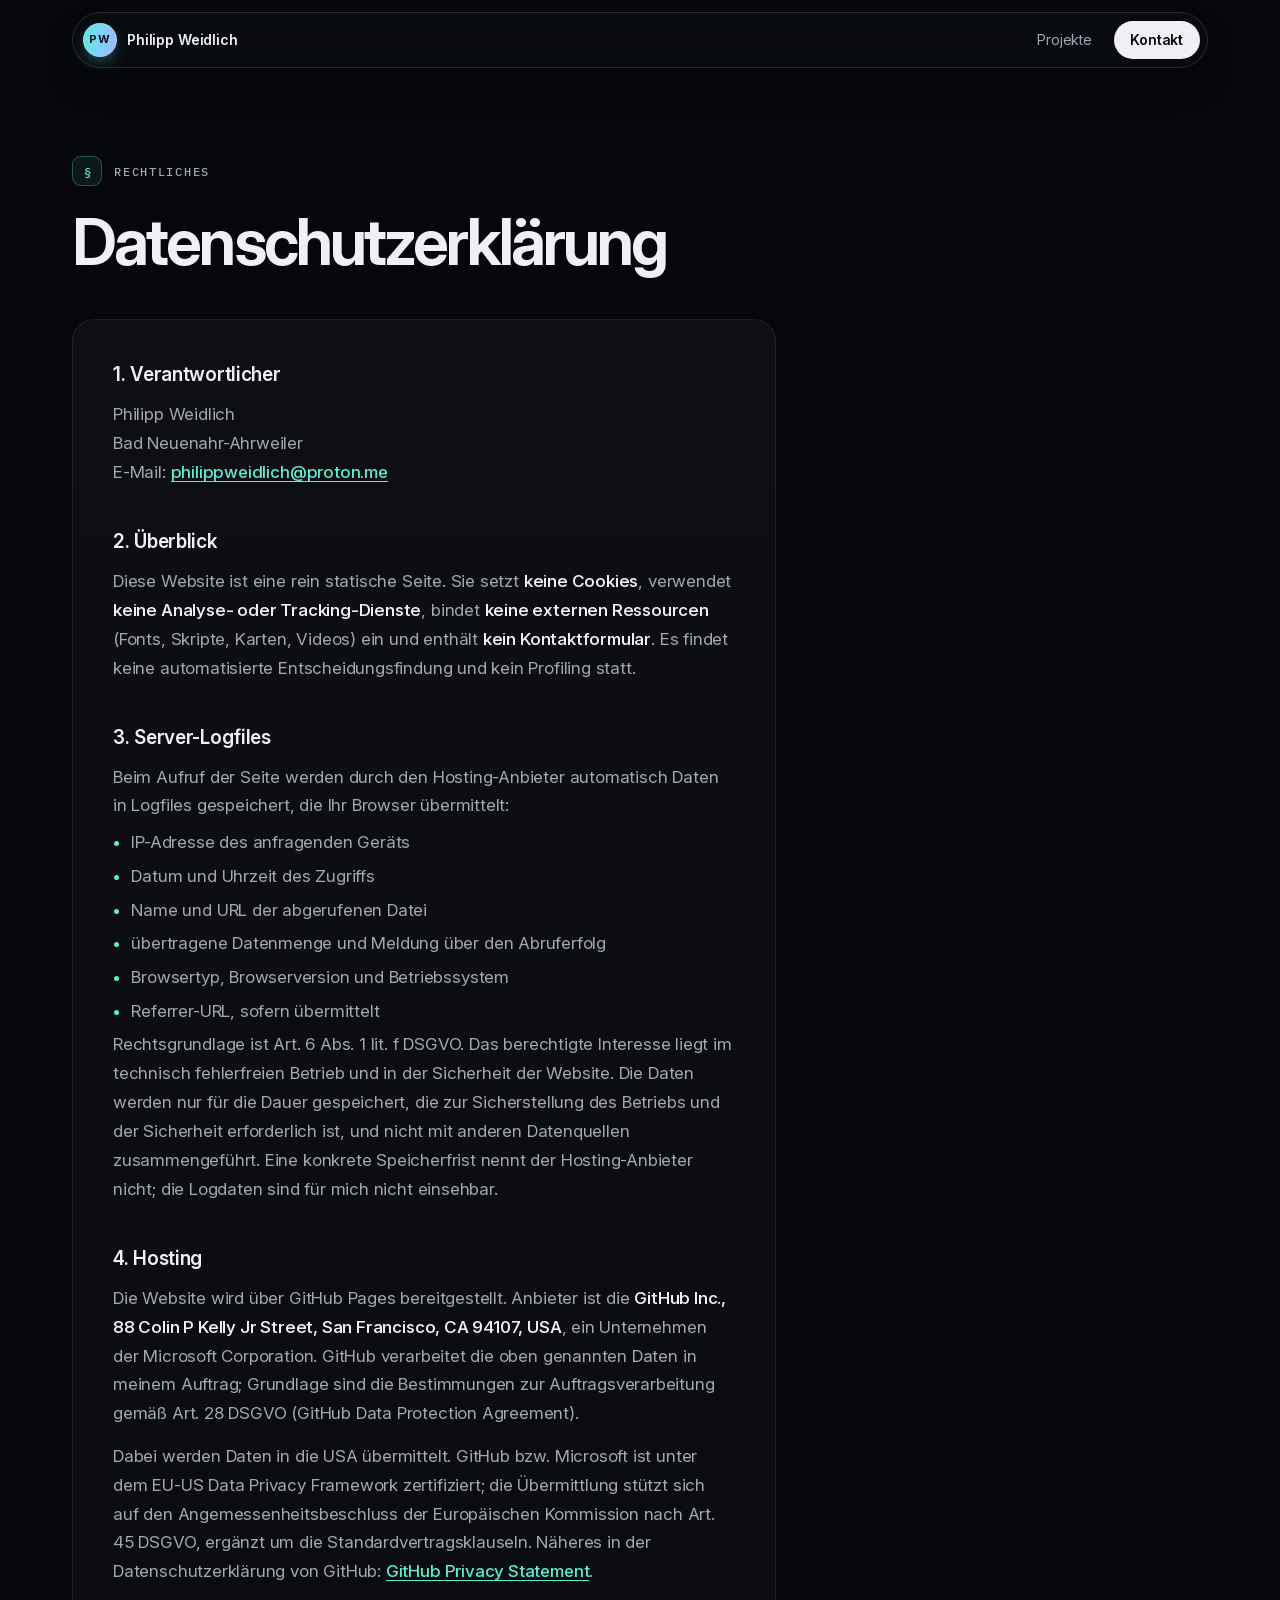
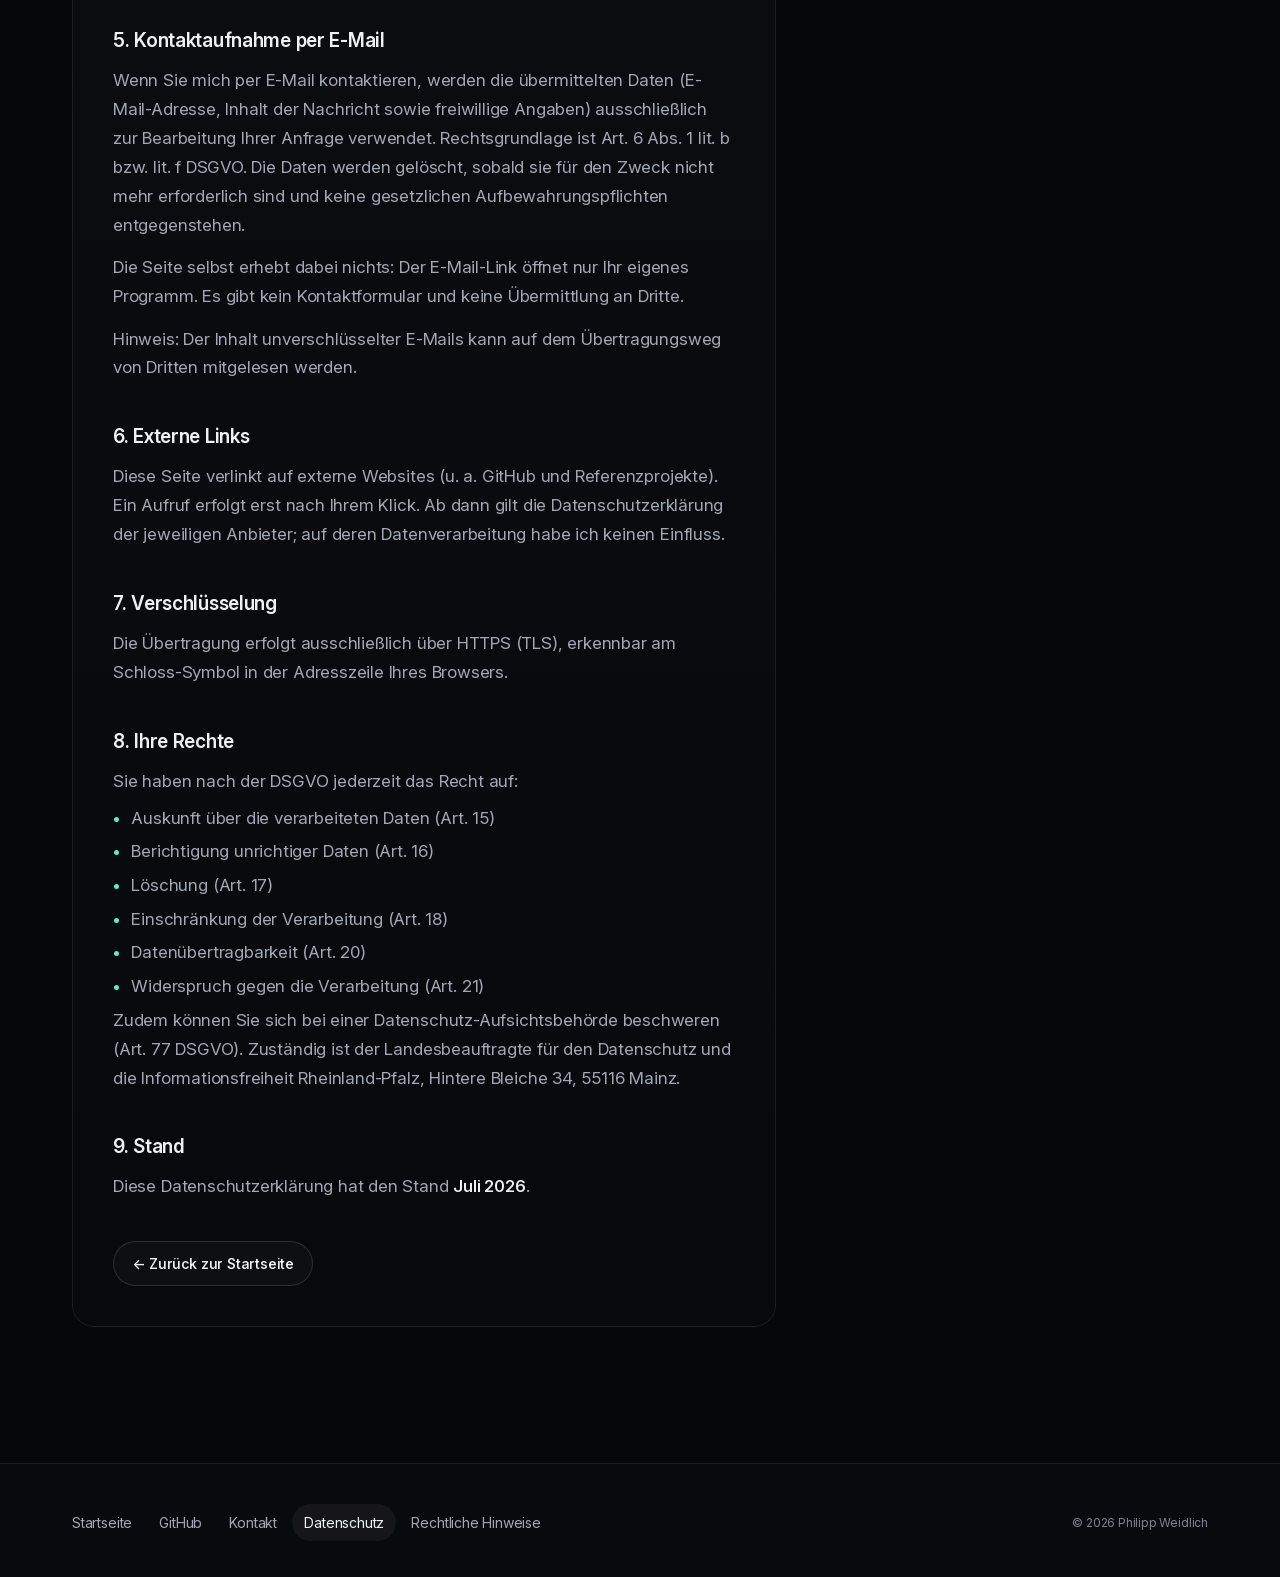
<file: datenschutz.html>
<!doctype html>
<html lang="de">
<head>
  <meta charset="utf-8">
  <meta name="viewport" content="width=device-width, initial-scale=1">
  <meta http-equiv="Content-Security-Policy"
        content="default-src 'self'; img-src 'self' data:; style-src 'self'; script-src 'self'; font-src 'self'; connect-src 'none'; object-src 'none'; base-uri 'none'; form-action 'none'; frame-src 'none'; upgrade-insecure-requests">
  <meta name="referrer" content="strict-origin-when-cross-origin">
  <meta name="color-scheme" content="dark">
  <meta name="robots" content="noindex, follow">
  <meta name="theme-color" content="#06070a">
  <title>Datenschutzerklärung – Philipp Weidlich</title>
  <meta name="description" content="Datenschutzerklärung von philipp-weidlich.de – keine Cookies, keine Tracker, keine externen Dienste.">
  <link rel="canonical" href="https://philipp-weidlich.de/datenschutz.html">

  <link rel="icon" href="assets/favicon.ico" sizes="32x32">
  <link rel="icon" href="assets/favicon.svg" type="image/svg+xml">
  <link rel="apple-touch-icon" href="assets/apple-touch-icon.png">
  <link rel="manifest" href="site.webmanifest">

  <link rel="preload" href="assets/fonts/InterVariable.woff2" as="font" type="font/woff2" crossorigin>
  <link rel="stylesheet" href="css/style.css?v=5">
</head>

<body>
  <a class="skip-link" href="#inhalt">Zum Inhalt springen</a>

  <header class="site-header is-stuck">
    <div class="container site-header__inner">
      <a class="wordmark" href="index.html">
        <span class="wordmark__mark" aria-hidden="true">PW</span>
        <span>Philipp&nbsp;Weidlich</span>
      </a>
      <nav class="site-nav" aria-label="Hauptnavigation">
        <a href="index.html#projekte">Projekte</a>
        <a class="site-nav__key" href="index.html#kontakt">Kontakt</a>
      </nav>
    </div>
  </header>

  <main class="legal container" id="inhalt">
    <p class="label"><span class="label__num" aria-hidden="true">§</span>Rechtliches</p>
    <h1 class="legal__title">Datenschutzerklärung</h1>

    <div class="legal__body">

      <h2>1. Verantwortlicher</h2>
      <!-- Angaben identisch zu kontakt.html halten – sonst widersprechen
           sich die beiden Seiten. -->
      <address>
        Philipp Weidlich<br>
        Bad Neuenahr-Ahrweiler<br>
        E-Mail: <a href="mailto:philippweidlich@proton.me">philippweidlich@proton.me</a>
      </address>

      <h2>2. Überblick</h2>
      <p>
        Diese Website ist eine rein statische Seite. Sie setzt <strong>keine Cookies</strong>,
        verwendet <strong>keine Analyse- oder Tracking-Dienste</strong>, bindet
        <strong>keine externen Ressourcen</strong> (Fonts, Skripte, Karten, Videos) ein und
        enthält <strong>kein Kontaktformular</strong>. Es findet keine automatisierte
        Entscheidungsfindung und kein Profiling statt.
      </p>

      <h2>3. Server-Logfiles</h2>
      <p>
        Beim Aufruf der Seite werden durch den Hosting-Anbieter automatisch Daten in
        Logfiles gespeichert, die Ihr Browser übermittelt:
      </p>
      <ul>
        <li>IP-Adresse des anfragenden Geräts</li>
        <li>Datum und Uhrzeit des Zugriffs</li>
        <li>Name und URL der abgerufenen Datei</li>
        <li>übertragene Datenmenge und Meldung über den Abruferfolg</li>
        <li>Browsertyp, Browserversion und Betriebssystem</li>
        <li>Referrer-URL, sofern übermittelt</li>
      </ul>
      <p>
        Rechtsgrundlage ist Art. 6 Abs. 1 lit. f DSGVO. Das berechtigte Interesse liegt
        im technisch fehlerfreien Betrieb und in der Sicherheit der Website. Die Daten
        werden nur für die Dauer gespeichert, die zur Sicherstellung des Betriebs und
        der Sicherheit erforderlich ist, und nicht mit anderen Datenquellen
        zusammengeführt. Eine konkrete Speicherfrist nennt der Hosting-Anbieter nicht;
        die Logdaten sind für mich nicht einsehbar.
      </p>

      <h2>4. Hosting</h2>
      <p>
        Die Website wird über GitHub Pages bereitgestellt. Anbieter ist die
        <strong>GitHub Inc., 88 Colin P Kelly Jr Street, San Francisco, CA 94107, USA</strong>,
        ein Unternehmen der Microsoft Corporation. GitHub verarbeitet die oben genannten
        Daten in meinem Auftrag; Grundlage sind die Bestimmungen zur Auftragsverarbeitung
        gemäß Art. 28 DSGVO (GitHub Data Protection Agreement).
      </p>
      <p>
        Dabei werden Daten in die USA übermittelt. GitHub bzw. Microsoft ist unter dem
        EU-US Data Privacy Framework zertifiziert; die Übermittlung stützt sich auf den
        Angemessenheitsbeschluss der Europäischen Kommission nach Art. 45 DSGVO, ergänzt
        um die Standardvertragsklauseln. Näheres in der Datenschutzerklärung von GitHub:
        <a href="https://docs.github.com/site-policy/privacy-policies/github-general-privacy-statement" target="_blank" rel="noopener noreferrer">GitHub Privacy Statement</a>.
      </p>

      <h2>5. Kontaktaufnahme per E-Mail</h2>
      <p>
        Wenn Sie mich per E-Mail kontaktieren, werden die übermittelten Daten
        (E-Mail-Adresse, Inhalt der Nachricht sowie freiwillige Angaben)
        ausschließlich zur Bearbeitung Ihrer Anfrage verwendet. Rechtsgrundlage
        ist Art. 6 Abs. 1 lit. b bzw. lit. f DSGVO. Die Daten werden gelöscht,
        sobald sie für den Zweck nicht mehr erforderlich sind und keine
        gesetzlichen Aufbewahrungspflichten entgegenstehen.
      </p>
      <p>
        Die Seite selbst erhebt dabei nichts: Der E-Mail-Link öffnet nur Ihr
        eigenes Programm. Es gibt kein Kontaktformular und keine Übermittlung
        an Dritte.
      </p>
      <p>
        Hinweis: Der Inhalt unverschlüsselter E-Mails kann auf dem Übertragungsweg
        von Dritten mitgelesen werden.
      </p>

      <h2>6. Externe Links</h2>
      <p>
        Diese Seite verlinkt auf externe Websites (u. a. GitHub und Referenzprojekte).
        Ein Aufruf erfolgt erst nach Ihrem Klick. Ab dann gilt die Datenschutzerklärung
        der jeweiligen Anbieter; auf deren Datenverarbeitung habe ich keinen Einfluss.
      </p>

      <h2>7. Verschlüsselung</h2>
      <p>
        Die Übertragung erfolgt ausschließlich über HTTPS (TLS), erkennbar am
        Schloss-Symbol in der Adresszeile Ihres Browsers.
      </p>

      <h2>8. Ihre Rechte</h2>
      <p>Sie haben nach der DSGVO jederzeit das Recht auf:</p>
      <ul>
        <li>Auskunft über die verarbeiteten Daten (Art. 15)</li>
        <li>Berichtigung unrichtiger Daten (Art. 16)</li>
        <li>Löschung (Art. 17)</li>
        <li>Einschränkung der Verarbeitung (Art. 18)</li>
        <li>Datenübertragbarkeit (Art. 20)</li>
        <li>Widerspruch gegen die Verarbeitung (Art. 21)</li>
      </ul>
      <p>
        Zudem können Sie sich bei einer Datenschutz-Aufsichtsbehörde beschweren
        (Art. 77 DSGVO). Zuständig ist der Landesbeauftragte für den Datenschutz
        und die Informationsfreiheit Rheinland-Pfalz, Hintere Bleiche 34,
        55116 Mainz.
      </p>

      <h2>9. Stand</h2>
      <!-- Bei inhaltlichen Änderungen dieser Erklärung mit aktualisieren. -->
      <p>Diese Datenschutzerklärung hat den Stand <strong>Juli 2026</strong>.</p>

      <a class="back-link" href="index.html">&larr; Zurück zur Startseite</a>
    </div>
  </main>

  <footer class="site-footer">
    <div class="container site-footer__inner">
      <div class="site-footer__bottom">
        <nav class="site-footer__links" aria-label="Footer-Navigation">
          <a href="index.html">Startseite</a>
          <a href="https://github.com/philippweidlich" target="_blank" rel="noopener noreferrer">
            GitHub<span class="vh"> (öffnet in neuem Tab)</span>
          </a>
          <a href="kontakt.html">Kontakt</a>
          <a href="datenschutz.html" aria-current="page">Datenschutz</a>
          <a href="rechtliche-hinweise.html">Rechtliche Hinweise</a>
        </nav>
        <p class="site-footer__legal">© <span data-year>2026</span> Philipp Weidlich</p>
      </div>
    </div>
  </footer>

  <script src="js/main.js?v=5" defer></script>
</body>
</html>
</file>
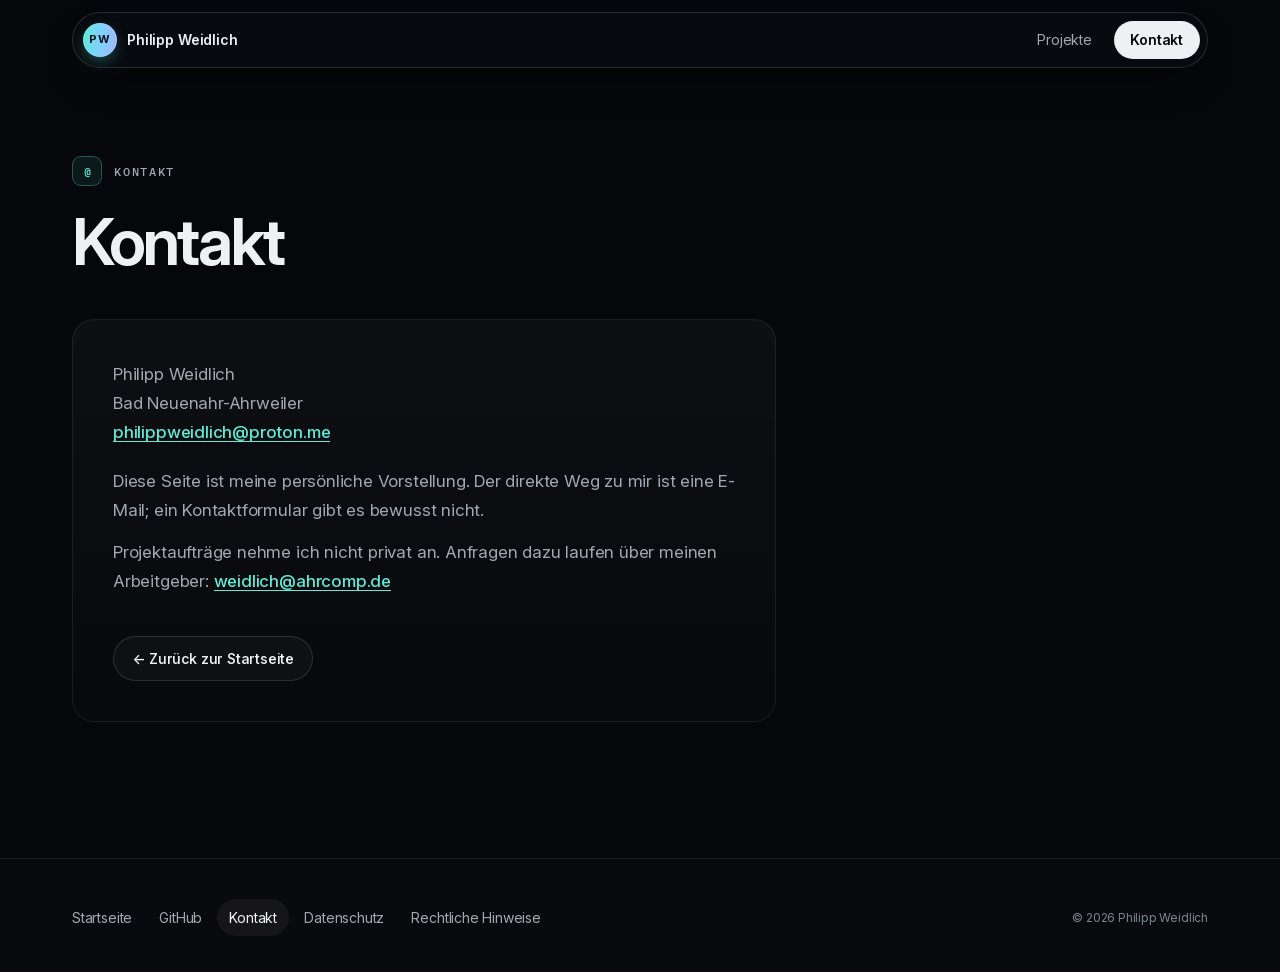
<file: kontakt.html>
<!doctype html>
<html lang="de">
<head>
  <meta charset="utf-8">
  <meta name="viewport" content="width=device-width, initial-scale=1">
  <meta http-equiv="Content-Security-Policy"
        content="default-src 'self'; img-src 'self' data:; style-src 'self'; script-src 'self'; font-src 'self'; connect-src 'none'; object-src 'none'; base-uri 'none'; form-action 'none'; frame-src 'none'; upgrade-insecure-requests">
  <meta name="referrer" content="strict-origin-when-cross-origin">
  <meta name="color-scheme" content="dark">
  <meta name="robots" content="noindex, follow">
  <meta name="theme-color" content="#06070a">
  <title>Kontakt – Philipp Weidlich</title>
  <meta name="description" content="Kontaktangaben zu philipp-weidlich.de.">
  <link rel="canonical" href="https://philipp-weidlich.de/kontakt.html">

  <link rel="icon" href="assets/favicon.ico" sizes="32x32">
  <link rel="icon" href="assets/favicon.svg" type="image/svg+xml">
  <link rel="apple-touch-icon" href="assets/apple-touch-icon.png">
  <link rel="manifest" href="site.webmanifest">

  <link rel="preload" href="assets/fonts/InterVariable.woff2" as="font" type="font/woff2" crossorigin>
  <link rel="stylesheet" href="css/style.css?v=5">
</head>

<body>
  <a class="skip-link" href="#inhalt">Zum Inhalt springen</a>

  <header class="site-header is-stuck">
    <div class="container site-header__inner">
      <a class="wordmark" href="index.html">
        <span class="wordmark__mark" aria-hidden="true">PW</span>
        <span>Philipp&nbsp;Weidlich</span>
      </a>
      <nav class="site-nav" aria-label="Hauptnavigation">
        <a href="index.html#projekte">Projekte</a>
        <a class="site-nav__key" href="index.html#kontakt">Kontakt</a>
      </nav>
    </div>
  </header>

  <!-- Bewusst KEIN Impressum: Diese Seite ist eine private Selbstdarstellung,
       es wird nichts angeboten und nichts verkauft. Damit greift die
       Impressumspflicht nach § 5 DDG nicht.
       WICHTIG: Sobald hier Leistungen angeboten, Aufträge angenommen oder
       Werbung geschaltet wird, kippt das – dann braucht es ein vollständiges
       Impressum MIT ladungsfähiger Anschrift (Straße und Hausnummer).
       Eine halbe Angabe ist schlechter als gar keine: Sie signalisiert ein
       geschäftsmäßiges Angebot, erfüllt die Pflicht aber nicht.
       Der übliche Weg ohne private Anschrift ist eine c/o-Adresse des
       Arbeitgebers – braucht dessen schriftliche Zustimmung. -->

  <main class="legal container" id="inhalt">
    <p class="label"><span class="label__num" aria-hidden="true">@</span>Kontakt</p>
    <h1 class="legal__title">Kontakt</h1>

    <div class="legal__body">

      <address>
        Philipp Weidlich<br>
        Bad Neuenahr-Ahrweiler<br>
        <a href="mailto:philippweidlich@proton.me">philippweidlich@proton.me</a>
      </address>

      <p>
        Diese Seite ist meine persönliche Vorstellung. Der direkte Weg zu mir ist
        eine E-Mail; ein Kontaktformular gibt es bewusst nicht.
      </p>

      <p>
        Projektaufträge nehme ich nicht privat an. Anfragen dazu laufen über
        meinen Arbeitgeber:
        <a href="mailto:weidlich@ahrcomp.de">weidlich@ahrcomp.de</a>
      </p>

      <a class="back-link" href="index.html">&larr; Zurück zur Startseite</a>
    </div>
  </main>

  <footer class="site-footer">
    <div class="container site-footer__inner">
      <div class="site-footer__bottom">
        <nav class="site-footer__links" aria-label="Footer-Navigation">
          <a href="index.html">Startseite</a>
          <a href="https://github.com/philippweidlich" target="_blank" rel="noopener noreferrer">
            GitHub<span class="vh"> (öffnet in neuem Tab)</span>
          </a>
          <a href="kontakt.html" aria-current="page">Kontakt</a>
          <a href="datenschutz.html">Datenschutz</a>
          <a href="rechtliche-hinweise.html">Rechtliche Hinweise</a>
        </nav>
        <p class="site-footer__legal">© <span data-year>2026</span> Philipp Weidlich</p>
      </div>
    </div>
  </footer>

  <script src="js/main.js?v=5" defer></script>
</body>
</html>
</file>
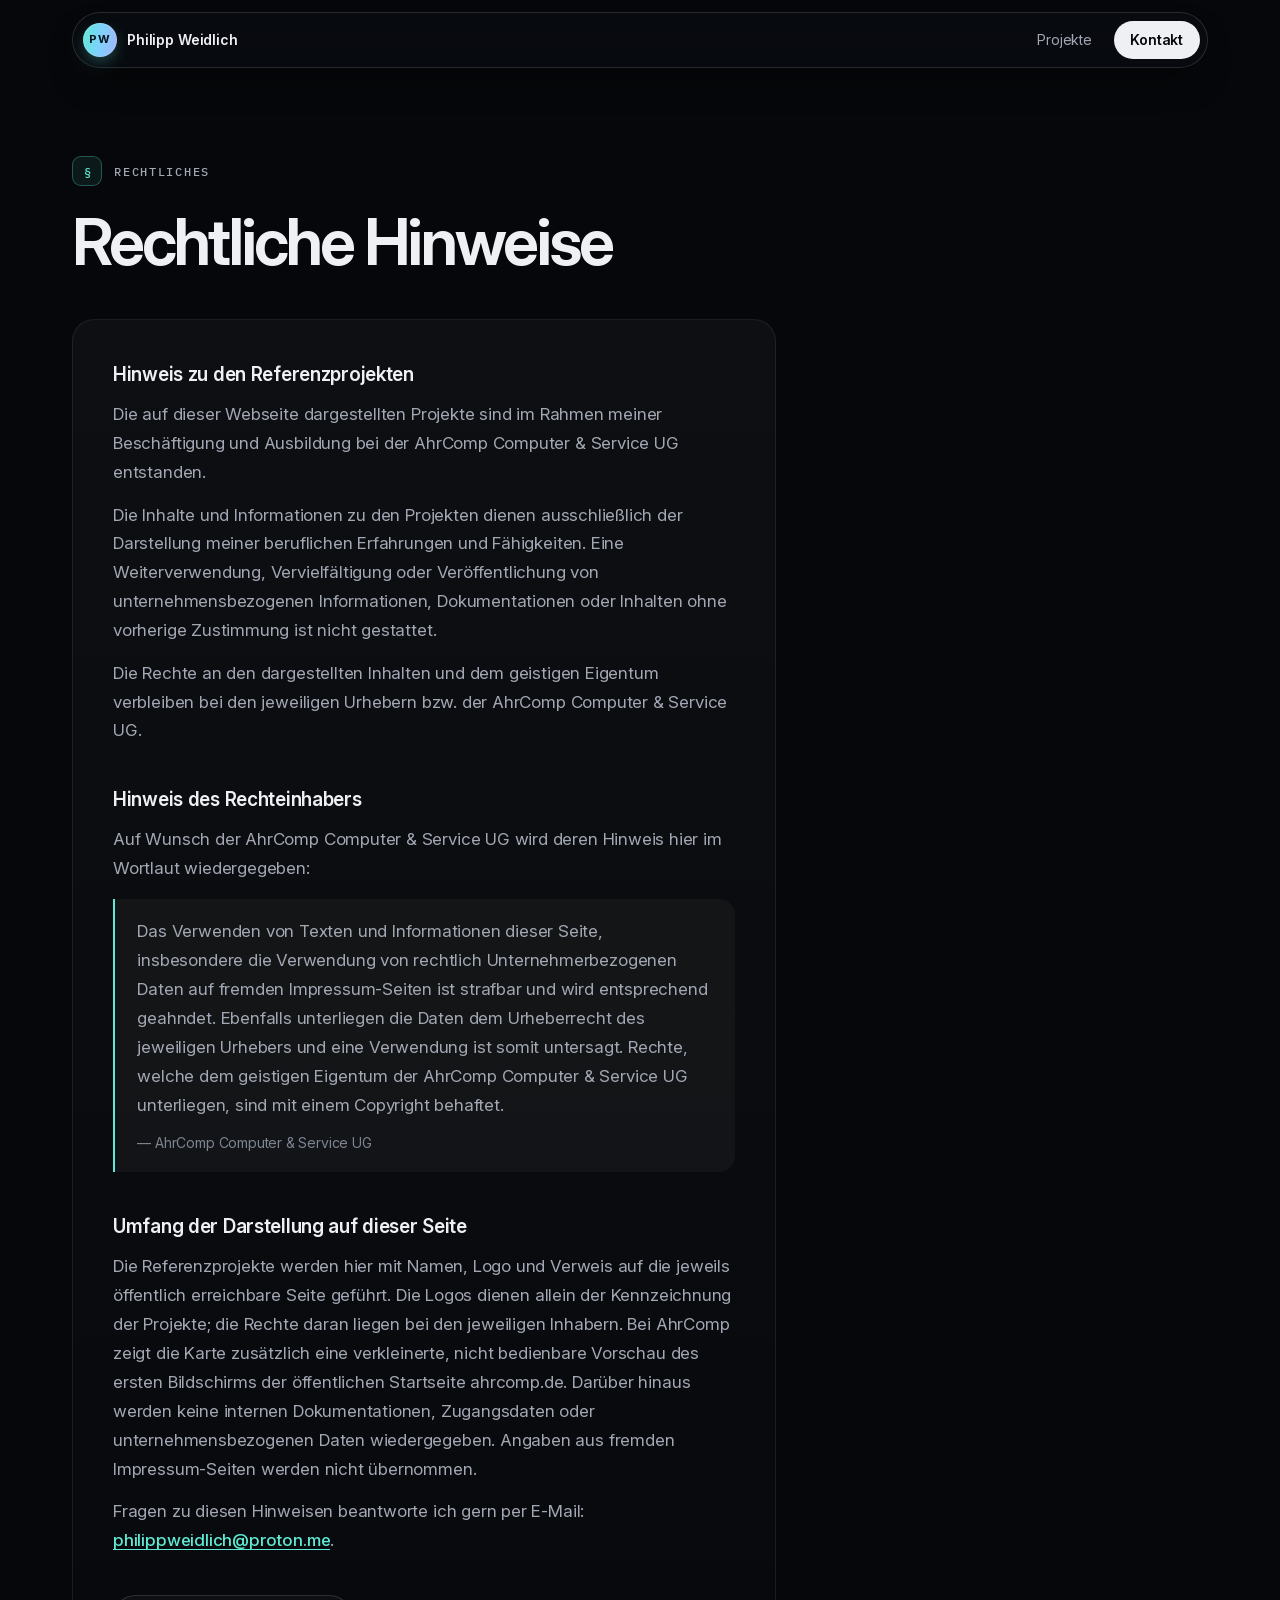
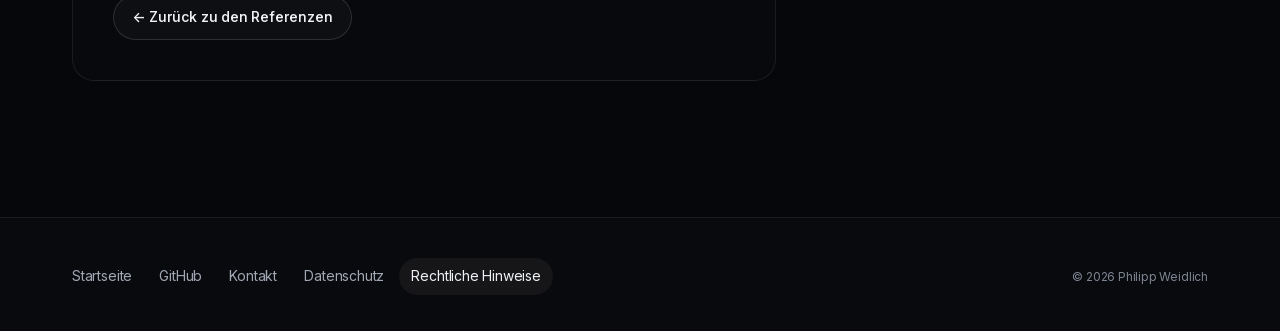
<file: rechtliche-hinweise.html>
<!doctype html>
<html lang="de">
<head>
  <meta charset="utf-8">
  <meta name="viewport" content="width=device-width, initial-scale=1">
  <meta http-equiv="Content-Security-Policy"
        content="default-src 'self'; img-src 'self' data:; style-src 'self'; script-src 'self'; font-src 'self'; connect-src 'none'; object-src 'none'; base-uri 'none'; form-action 'none'; frame-src 'none'; upgrade-insecure-requests">
  <meta name="referrer" content="strict-origin-when-cross-origin">
  <meta name="color-scheme" content="dark">
  <meta name="robots" content="noindex, follow">
  <meta name="theme-color" content="#06070a">
  <title>Rechtliche Hinweise – Philipp Weidlich</title>
  <meta name="description" content="Rechtliche Hinweise zu den auf philipp-weidlich.de dargestellten Referenzprojekten.">
  <link rel="canonical" href="https://philipp-weidlich.de/rechtliche-hinweise.html">

  <link rel="icon" href="assets/favicon.ico" sizes="32x32">
  <link rel="icon" href="assets/favicon.svg" type="image/svg+xml">
  <link rel="apple-touch-icon" href="assets/apple-touch-icon.png">
  <link rel="manifest" href="site.webmanifest">

  <link rel="preload" href="assets/fonts/InterVariable.woff2" as="font" type="font/woff2" crossorigin>
  <link rel="stylesheet" href="css/style.css?v=5">
</head>

<body>
  <a class="skip-link" href="#inhalt">Zum Inhalt springen</a>

  <header class="site-header is-stuck">
    <div class="container site-header__inner">
      <a class="wordmark" href="index.html">
        <span class="wordmark__mark" aria-hidden="true">PW</span>
        <span>Philipp&nbsp;Weidlich</span>
      </a>
      <nav class="site-nav" aria-label="Hauptnavigation">
        <a href="index.html#projekte">Projekte</a>
        <a class="site-nav__key" href="index.html#kontakt">Kontakt</a>
      </nav>
    </div>
  </header>

  <main class="legal container" id="inhalt">
    <p class="label"><span class="label__num" aria-hidden="true">§</span>Rechtliches</p>
    <h1 class="legal__title">Rechtliche Hinweise</h1>

    <div class="legal__body">

      <h2>Hinweis zu den Referenzprojekten</h2>
      <p>
        Die auf dieser Webseite dargestellten Projekte sind im Rahmen meiner
        Beschäftigung und Ausbildung bei der AhrComp Computer &amp; Service UG
        entstanden.
      </p>
      <p>
        Die Inhalte und Informationen zu den Projekten dienen ausschließlich der
        Darstellung meiner beruflichen Erfahrungen und Fähigkeiten. Eine
        Weiterverwendung, Vervielfältigung oder Veröffentlichung von
        unternehmensbezogenen Informationen, Dokumentationen oder Inhalten ohne
        vorherige Zustimmung ist nicht gestattet.
      </p>
      <p>
        Die Rechte an den dargestellten Inhalten und dem geistigen Eigentum
        verbleiben bei den jeweiligen Urhebern bzw. der AhrComp Computer &amp;
        Service UG.
      </p>

      <h2>Hinweis des Rechteinhabers</h2>
      <p>
        Auf Wunsch der AhrComp Computer &amp; Service UG wird deren Hinweis hier
        im Wortlaut wiedergegeben:
      </p>
      <!-- Wortlaut unverändert übernommen (E-Mail AhrComp Computer & Service,
           26.07.2026). Bitte nicht umformulieren – der Text wurde so
           ausdrücklich verlangt. -->
      <blockquote class="legal__quote">
        <p>
          Das Verwenden von Texten und Informationen dieser Seite, insbesondere
          die Verwendung von rechtlich Unternehmerbezogenen Daten auf fremden
          Impressum-Seiten ist strafbar und wird entsprechend geahndet. Ebenfalls
          unterliegen die Daten dem Urheberrecht des jeweiligen Urhebers und eine
          Verwendung ist somit untersagt. Rechte, welche dem geistigen Eigentum
          der AhrComp Computer &amp; Service UG unterliegen, sind mit einem
          Copyright behaftet.
        </p>
        <footer>AhrComp Computer &amp; Service UG</footer>
      </blockquote>

      <h2>Umfang der Darstellung auf dieser Seite</h2>
      <p>
        Die Referenzprojekte werden hier mit Namen, Logo und Verweis auf die jeweils
        öffentlich erreichbare Seite geführt. Die Logos dienen allein der
        Kennzeichnung der Projekte; die Rechte daran liegen bei den jeweiligen
        Inhabern. Bei AhrComp zeigt die Karte zusätzlich eine verkleinerte, nicht
        bedienbare Vorschau des ersten Bildschirms der öffentlichen Startseite
        ahrcomp.de. Darüber hinaus werden keine internen Dokumentationen,
        Zugangsdaten oder unternehmensbezogenen Daten wiedergegeben. Angaben aus
        fremden Impressum-Seiten werden nicht übernommen.
      </p>

      <p>
        Fragen zu diesen Hinweisen beantworte ich gern per E-Mail:
        <a href="mailto:philippweidlich@proton.me">philippweidlich@proton.me</a>.
      </p>

      <a class="back-link" href="index.html#referenzen">&larr; Zurück zu den Referenzen</a>
    </div>
  </main>

  <footer class="site-footer">
    <div class="container site-footer__inner">
      <div class="site-footer__bottom">
        <nav class="site-footer__links" aria-label="Footer-Navigation">
          <a href="index.html">Startseite</a>
          <a href="https://github.com/philippweidlich" target="_blank" rel="noopener noreferrer">
            GitHub<span class="vh"> (öffnet in neuem Tab)</span>
          </a>
          <a href="kontakt.html">Kontakt</a>
          <a href="datenschutz.html">Datenschutz</a>
          <a href="rechtliche-hinweise.html" aria-current="page">Rechtliche Hinweise</a>
        </nav>
        <p class="site-footer__legal">© <span data-year>2026</span> Philipp Weidlich</p>
      </div>
    </div>
  </footer>

  <script src="js/main.js?v=5" defer></script>
</body>
</html>
</file>
<file: css/style.css>
/* ============================================================
   Philipp Weidlich – philipp-weidlich.de
   Dunkel, technisch, ruhig.

   Gestaltungsprinzip: GLAS, LICHT, HAARLINIEN.
   Tiefschwarzer Grund mit feinem Raster, Flächen als halbtransparente
   Glasebenen mit 1px-Haarlinie. Farbe kommt nur als Licht vor: ein
   Verlauf Türkis → Himmelblau → Indigo für Akzente, Glanz und Fokus.

   Aufbau: 1 Schrift · 2 Tokens · 3 Basis · 4 Hintergrund · 5 Raster
           6 Kopfzeile · 7 Bausteine · 8 Hero · 9 Sektionen
           10 Referenzen (10.2 Logos, 10.3 AhrComp im Fenster) · 11 Projekt · 12 Kontakt · 13 Footer
           14 Textseiten · 15 Bewegung · 16 A11y/Druck
   ============================================================ */


/* --- 1 Schrift ------------------------------------------------ */
@font-face {
  font-family: "Site Sans";
  src: url("../assets/fonts/InterVariable.woff2") format("woff2");
  font-weight: 100 900;
  font-style: normal;
  font-display: swap;
}
/* Metrisch angeglichener Fallback gegen Layout-Sprung (Werte wie live) */
@font-face {
  font-family: "Site Sans Fallback";
  src: local("Segoe UI"), local("Helvetica Neue"), local("Arial"), local("Roboto");
  size-adjust: 105.5%;
  ascent-override: 96.9%;
  descent-override: 24.1%;
  line-gap-override: 0%;
}
/* Feste Monospace-Schrift (IBM Plex Mono 500, OFL) – dieselbe Datei wie in
   der AhrComp-Vorschau. Damit sehen Terminal, Labels und Tags auf jedem
   System gleich aus; fehlt ein Zeichen, greift die System-Schrift. */
@font-face {
  font-family: "Site Mono";
  src: url("../assets/fonts/ahrcomp/plex-mono-500.woff2") format("woff2");
  font-weight: 400 600;
  font-style: normal;
  font-display: swap;
}


/* --- 2 Design-Tokens ----------------------------------------- */
:root {
  color-scheme: dark;

  /* Grund und Glasebenen */
  --bg:        #06070a;
  --bg-2:      #0a0c11;
  --glass:     rgba(255, 255, 255, 0.028);
  --glass-2:   rgba(255, 255, 255, 0.05);
  --glass-3:   rgba(255, 255, 255, 0.08);
  --line:      rgba(255, 255, 255, 0.075);
  --line-2:    rgba(255, 255, 255, 0.13);
  --line-3:    rgba(255, 255, 255, 0.22);

  /* Text – Kontraste auf --bg: 17:1 · 8,3:1 · 5,3:1 */
  --text:       #eef0f4;
  --text-muted: #a1a7b3;
  --text-dim:   #7d8492;

  /* Licht */
  --accent:   #5eead4;
  --accent-2: #7dd3fc;
  --accent-3: #a5b4fc;
  --ok:       #4ade80;
  --on-accent: #04121a;
  --grad:      linear-gradient(100deg, #5eead4 0%, #7dd3fc 48%, #a5b4fc 100%);
  --grad-soft: linear-gradient(135deg, rgba(94, 234, 212, 0.16), rgba(125, 211, 252, 0.08) 50%, rgba(165, 180, 252, 0.16));
  --grad-edge: linear-gradient(135deg, rgba(94, 234, 212, 0.75), rgba(125, 211, 252, 0.25) 45%, rgba(165, 180, 252, 0.7));

  /* Schrift */
  --font-sans: "Site Sans", "Site Sans Fallback", ui-sans-serif, system-ui,
               -apple-system, "Segoe UI", Roboto, Helvetica, Arial, sans-serif;
  --font-mono: "Site Mono", ui-monospace, "Cascadia Code", "SF Mono", "JetBrains Mono",
               Menlo, Consolas, "Liberation Mono", monospace;

  --fs-xs:   0.75rem;
  --fs-sm:   0.875rem;
  --fs-base: clamp(1rem, 0.97rem + 0.14vw, 1.0625rem);
  --fs-md:   clamp(1.0625rem, 1.02rem + 0.22vw, 1.1875rem);
  --fs-lg:   clamp(1.1875rem, 1.12rem + 0.34vw, 1.375rem);

  /* Raster */
  --measure: 76rem;
  --gutter: clamp(1.25rem, 4vw, 2.5rem);
  --section-gap: clamp(5rem, 11vw, 8.5rem);
  --radius-sm: 10px;
  --radius: 16px;
  --radius-lg: 22px;
  --radius-xl: 30px;

  --shadow-deep: 0 40px 80px -40px rgba(0, 0, 0, 0.9);

  /* Bewegung */
  --ease: cubic-bezier(0.22, 0.7, 0.2, 1);
  --ease-out: cubic-bezier(0.16, 1, 0.3, 1);
  --dur-fast: 0.18s;
  --dur: 0.32s;
}


/* --- 3 Basis ------------------------------------------------- */
*, *::before, *::after { box-sizing: border-box; }

html {
  -webkit-text-size-adjust: 100%;
  scroll-behavior: smooth;
  scroll-padding-top: 6rem;
  /* Nur hier, nicht am body: sonst deckt dessen Fläche den
     fixierten Hintergrund (z-index -1) zu. */
  background: var(--bg);
}

body {
  margin: 0;
  color: var(--text);
  font-family: var(--font-sans);
  font-size: var(--fs-base);
  line-height: 1.6;
  letter-spacing: -0.011em;
  font-synthesis-weight: none;
  -webkit-font-smoothing: antialiased;
  -moz-osx-font-smoothing: grayscale;
  text-rendering: optimizeLegibility;
  overflow-x: clip;
}

img, svg { max-width: 100%; height: auto; }
ul, ol, dl, dd { margin: 0; padding: 0; }
ul, ol { list-style: none; }
p { margin: 0; }
h1, h2, h3, h4 { margin: 0; }
button { font: inherit; }
[hidden] { display: none !important; }
::selection { background: rgba(94, 234, 212, 0.28); color: #fff; }

a {
  color: inherit;
  text-decoration: none;
  transition: color var(--dur-fast) var(--ease),
              background-color var(--dur-fast) var(--ease);
}

:focus-visible {
  outline: 2px solid var(--accent);
  outline-offset: 3px;
}
:focus:not(:focus-visible) { outline: none; }

.vh {
  position: absolute;
  width: 1px; height: 1px;
  margin: -1px; padding: 0;
  overflow: hidden;
  clip-path: inset(50%);
  white-space: nowrap;
  border: 0;
}

.mono { font-family: var(--font-mono); }

.skip-link {
  position: absolute;
  left: var(--space-3, 0.75rem);
  top: -4rem;
  z-index: 100;
  padding: 0.65rem 1.1rem;
  border-radius: var(--radius-sm);
  background: var(--text);
  color: var(--bg);
  font-size: var(--fs-sm);
  font-weight: 600;
  transition: top var(--dur) var(--ease);
}
.skip-link:focus-visible { top: 0.75rem; }

/* Verlaufstext. clone: jede Zeile bekommt den ganzen Verlauf. */
.grad-text {
  background: var(--grad);
  -webkit-background-clip: text;
  background-clip: text;
  color: transparent;
  -webkit-box-decoration-break: clone;
  box-decoration-break: clone;
}

/* Link im Fließtext: Farbe + Haarlinie (Farbe allein reicht nicht, WCAG 1.4.1) */
.textlink {
  color: var(--accent);
  font-weight: 500;
  background-image: linear-gradient(currentColor, currentColor);
  background-size: 100% 1px;
  background-position: 0 100%;
  background-repeat: no-repeat;
  padding-bottom: 1px;
  transition: color var(--dur-fast) var(--ease);
}
.textlink:hover { color: var(--accent-2); }


/* --- 4 Hintergrund ------------------------------------------- */
/* Fixiert hinter allem: Raster, das nach unten ausläuft, zwei weiche
   Lichtquellen am oberen Rand und eine kaum sichtbare Körnung. */
.backdrop {
  position: fixed;
  inset: 0;
  z-index: -1;
  overflow: hidden;
  pointer-events: none;
}
.backdrop__grid {
  position: absolute;
  inset: 0;
  background-image:
    linear-gradient(to right, rgba(255, 255, 255, 0.04) 1px, transparent 1px),
    linear-gradient(to bottom, rgba(255, 255, 255, 0.04) 1px, transparent 1px);
  background-size: 72px 72px;
  background-position: center top;
  -webkit-mask-image: radial-gradient(ellipse 75% 65% at 50% 0%, #000 25%, transparent 80%);
  mask-image: radial-gradient(ellipse 75% 65% at 50% 0%, #000 25%, transparent 80%);
}
.backdrop__glow {
  position: absolute;
  top: -18rem;
  left: 50%;
  width: 56rem;
  height: 38rem;
  border-radius: 50%;
}
.backdrop__glow--a {
  translate: -78% 0;
  background: radial-gradient(closest-side, rgba(94, 234, 212, 0.20), transparent);
}
.backdrop__glow--b {
  translate: -10% 0;
  background: radial-gradient(closest-side, rgba(129, 140, 248, 0.17), transparent);
}
.backdrop__noise {
  position: absolute;
  inset: 0;
  opacity: 0.05;
  background-image: url("data:image/svg+xml,%3Csvg xmlns='http://www.w3.org/2000/svg' width='180' height='180'%3E%3Cfilter id='n'%3E%3CfeTurbulence type='fractalNoise' baseFrequency='0.85' numOctaves='2' stitchTiles='stitch'/%3E%3C/filter%3E%3Crect width='100%25' height='100%25' filter='url(%23n)'/%3E%3C/svg%3E");
}

/* Lesefortschritt – nur wo scroll-gesteuerte Animationen existieren */
.progress { display: none; }
@supports (animation-timeline: scroll()) {
  @media (prefers-reduced-motion: no-preference) {
    .progress {
      display: block;
      position: fixed;
      top: 0; left: 0; right: 0;
      z-index: 70;
      height: 2px;
      background: var(--grad);
      transform-origin: 0 50%;
      animation: progress linear both;
      animation-timeline: scroll(root);
    }
  }
}
@keyframes progress { from { transform: scaleX(0); } to { transform: scaleX(1); } }

#top-sentinel {
  position: absolute;
  top: 0; left: 0;
  width: 1px; height: 1px;
}


/* --- 5 Raster ------------------------------------------------ */
.container {
  width: 100%;
  max-width: var(--measure);
  margin-inline: auto;
  padding-inline: var(--gutter);
}

.section {
  position: relative;
  padding-block: var(--section-gap);
}
/* Feine Lichtkante zwischen zwei Sektionen statt eines Farbwechsels */
.section + .section::before {
  content: "";
  position: absolute;
  top: 0;
  left: 50%;
  width: min(calc(var(--measure) - 2 * var(--gutter)), calc(100% - 2 * var(--gutter)));
  height: 1px;
  translate: -50% 0;
  background: linear-gradient(90deg, transparent, var(--line-2) 30%, var(--line-2) 70%, transparent);
}


/* --- 6 Kopfzeile -------------------------------------------- */
/* Schwebende Glas-Leiste. Auf den Textseiten trägt der Header die
   Klasse is-stuck fest im HTML. */
.site-header {
  position: sticky;
  top: 0;
  z-index: 50;
  padding: 0.75rem var(--gutter) 0;
}
.site-header__inner {
  position: relative;
  display: flex;
  align-items: center;
  justify-content: space-between;
  gap: 1rem;
  width: 100%;
  max-width: calc(var(--measure) - 2 * var(--gutter));
  min-height: 3.5rem;
  margin-inline: auto;
  padding: 0.4rem 0.45rem 0.4rem 0.6rem;
  border: 1px solid var(--line);
  border-radius: 999px;
  background: rgba(10, 12, 17, 0.5);
  -webkit-backdrop-filter: blur(16px) saturate(160%);
  backdrop-filter: blur(16px) saturate(160%);
  transition: background-color var(--dur) var(--ease),
              border-color var(--dur) var(--ease),
              box-shadow var(--dur) var(--ease);
}
.site-header.is-stuck .site-header__inner {
  background: rgba(10, 12, 17, 0.78);
  border-color: var(--line-2);
  box-shadow: 0 18px 40px -20px rgba(0, 0, 0, 0.9);
}

.wordmark {
  display: inline-flex;
  align-items: center;
  gap: 0.65rem;
  font-size: var(--fs-sm);
  font-weight: 600;
  letter-spacing: -0.01em;
}
.wordmark__mark {
  display: grid;
  place-items: center;
  flex: none;
  width: 2.125rem;
  height: 2.125rem;
  border-radius: 50%;
  background: var(--grad);
  color: var(--on-accent);
  font-size: 0.7rem;
  font-weight: 700;
  letter-spacing: 0.02em;
  box-shadow: 0 0 0 1px rgba(255, 255, 255, 0.15) inset,
              0 6px 18px -6px rgba(94, 234, 212, 0.6);
  transition: transform var(--dur) var(--ease);
}
.wordmark:hover .wordmark__mark { transform: rotate(-8deg) scale(1.05); }

.site-nav {
  display: flex;
  align-items: center;
  gap: 0.15rem;
  font-size: var(--fs-sm);
  color: var(--text-muted);
}
.site-nav a {
  position: relative;
  padding: 0.5rem 0.85rem;
  border-radius: 999px;
}
.site-nav a:hover { color: var(--text); background: var(--glass-2); }
.site-nav a.is-active { color: var(--text); background: var(--glass-3); }

.site-nav a.site-nav__key {
  margin-left: 0.35rem;
  padding-inline: 1.05rem;
  background: var(--text);
  color: var(--bg);
  font-weight: 600;
}
.site-nav a.site-nav__key:hover {
  background: var(--grad);
  color: var(--on-accent);
}

/* Menü-Knopf: nur mit JavaScript und nur auf schmalen Displays */
.nav-toggle { display: none; }
.nav-toggle__bars {
  position: relative;
  display: block;
  width: 1.1rem;
  height: 0.7rem;
}
.nav-toggle__bars i {
  position: absolute;
  left: 0; right: 0;
  height: 1.6px;
  border-radius: 2px;
  background: currentColor;
  transition: transform var(--dur) var(--ease), top var(--dur) var(--ease);
}
.nav-toggle__bars i:first-child { top: 0; }
.nav-toggle__bars i:last-child  { top: calc(100% - 1.6px); }
.is-open .nav-toggle__bars i:first-child { top: calc(50% - 0.8px); transform: rotate(45deg); }
.is-open .nav-toggle__bars i:last-child  { top: calc(50% - 0.8px); transform: rotate(-45deg); }

@media (max-width: 47.999rem) {
  .site-header.has-menu .nav-toggle {
    display: grid;
    place-items: center;
    width: 2.75rem;
    height: 2.75rem;
    border: 1px solid var(--line-2);
    border-radius: 50%;
    background: var(--glass-2);
    color: var(--text);
    cursor: pointer;
  }
  .site-header.has-menu .site-nav {
    position: absolute;
    top: calc(100% + 0.5rem);
    left: 0;
    right: 0;
    flex-direction: column;
    align-items: stretch;
    gap: 0.2rem;
    padding: 0.5rem;
    border: 1px solid var(--line-2);
    border-radius: var(--radius-lg);
    /* Deckend: ein Glas-Effekt im Glas (Kopfzeile) greift nicht zuverlässig */
    background: #0b0d12;
    box-shadow: var(--shadow-deep);
    opacity: 0;
    visibility: hidden;
    transform: translateY(-6px) scale(0.98);
    transform-origin: 50% 0;
    transition: opacity var(--dur) var(--ease),
                transform var(--dur) var(--ease),
                visibility 0s linear var(--dur);
  }
  .site-header.has-menu.is-open .site-nav {
    opacity: 1;
    visibility: visible;
    transform: none;
    transition-delay: 0s;
  }
  .site-header.has-menu .site-nav a {
    padding: 0.85rem 1rem;
    border-radius: 14px;
    font-size: var(--fs-base);
  }
  .site-header.has-menu .site-nav a.site-nav__key {
    margin: 0.3rem 0 0;
    text-align: center;
  }
}
/* Ohne Menü-Knopf (Textseiten, ohne JS): sehr schmal nur der Hauptlink */
@media (max-width: 30rem) {
  .site-header:not(.has-menu) .site-nav a:not(.site-nav__key) { display: none; }
}


/* --- 7 Bausteine -------------------------------------------- */

/* 7.1 Knöpfe */
.btn {
  position: relative;
  display: inline-flex;
  align-items: center;
  justify-content: center;
  gap: 0.6rem;
  min-height: 3rem;
  padding: 0.75rem 1.4rem;
  border: 1px solid transparent;
  border-radius: 999px;
  font-size: var(--fs-sm);
  font-weight: 600;
  letter-spacing: -0.005em;
  line-height: 1.2;
  white-space: nowrap;
  cursor: pointer;
  transition: transform var(--dur) var(--ease),
              box-shadow var(--dur) var(--ease),
              background-color var(--dur) var(--ease),
              border-color var(--dur) var(--ease),
              color var(--dur) var(--ease),
              filter var(--dur) var(--ease);
}
.btn__icon {
  width: 1rem;
  height: 1rem;
  flex: none;
  transition: transform var(--dur) var(--ease);
}
.btn:hover .btn__icon:not(.btn__icon--lead) { transform: translateX(3px); }

.btn--primary {
  background: var(--grad);
  color: var(--on-accent);
  box-shadow: 0 0 0 1px rgba(255, 255, 255, 0.18) inset,
              0 14px 34px -14px rgba(94, 234, 212, 0.7);
}
.btn--primary:hover {
  filter: brightness(1.07) saturate(1.05);
  box-shadow: 0 0 0 1px rgba(255, 255, 255, 0.25) inset,
              0 18px 44px -12px rgba(125, 211, 252, 0.75);
}

.btn--ghost {
  background: var(--glass);
  border-color: var(--line-2);
  color: var(--text);
  -webkit-backdrop-filter: blur(8px);
  backdrop-filter: blur(8px);
}
.btn--ghost:hover { background: var(--glass-2); border-color: var(--line-3); }
.btn--ghost.is-done { border-color: rgba(94, 234, 212, 0.5); color: var(--accent); }

.btn--lg {
  min-height: 3.5rem;
  padding: 0.95rem 1.65rem;
  font-size: var(--fs-base);
  white-space: normal;
  overflow-wrap: anywhere;
}

@media (prefers-reduced-motion: no-preference) {
  .btn:hover { transform: translateY(-2px); }
}

/* 7.2 Chip und Badge */
.chip {
  display: inline-flex;
  align-items: center;
  gap: 0.6rem;
  padding: 0.4rem 0.9rem 0.4rem 0.75rem;
  border: 1px solid var(--line-2);
  border-radius: 999px;
  background: var(--glass);
  -webkit-backdrop-filter: blur(8px);
  backdrop-filter: blur(8px);
  font-size: var(--fs-sm);
  color: var(--text-muted);
}
.chip__dot {
  position: relative;
  flex: none;
  width: 0.5rem;
  height: 0.5rem;
  border-radius: 50%;
  background: var(--accent);
}
@media (prefers-reduced-motion: no-preference) {
  .chip__dot { animation: pulse 2.6s var(--ease) infinite; }
}
@keyframes pulse {
  0%   { box-shadow: 0 0 0 0 rgba(94, 234, 212, 0.55); }
  70%  { box-shadow: 0 0 0 0.5rem rgba(94, 234, 212, 0); }
  100% { box-shadow: 0 0 0 0 rgba(94, 234, 212, 0); }
}

.badge {
  display: inline-flex;
  align-items: center;
  gap: 0.45rem;
  padding: 0.2rem 0.65rem;
  border: 1px solid rgba(94, 234, 212, 0.28);
  border-radius: 999px;
  background: rgba(94, 234, 212, 0.09);
  color: var(--accent);
  font-size: 0.75rem;
  font-weight: 600;
  line-height: 1.5;
}
.badge--plain {
  border-color: var(--line-2);
  background: var(--glass-2);
  color: var(--text);
}

/* 7.3 Fensterpunkte (Terminal, Browser, Player) */
.dots { display: inline-flex; gap: 0.4rem; flex: none; }
.dots i {
  width: 0.65rem;
  height: 0.65rem;
  border-radius: 50%;
  background: rgba(255, 255, 255, 0.13);
}

/* 7.4 Tags */
.tags {
  display: flex;
  flex-wrap: wrap;
  gap: 0.35rem;
}
.tags li {
  padding: 0.18rem 0.55rem;
  border: 1px solid var(--line);
  border-radius: 6px;
  background: rgba(255, 255, 255, 0.02);
  font-family: var(--font-mono);
  font-size: 0.6875rem;
  line-height: 1.6;
  color: var(--text-muted);
}

/* 7.5 Lichtkegel unter dem Mauszeiger (Position setzt js/main.js) */
.spot::after {
  content: "";
  position: absolute;
  inset: 0;
  border-radius: inherit;
  background: radial-gradient(26rem circle at var(--mx, 50%) var(--my, 0%),
                              rgba(125, 211, 252, 0.075), transparent 45%);
  opacity: 0;
  pointer-events: none;
  transition: opacity var(--dur) var(--ease);
}
.spot:hover::after { opacity: 1; }


/* --- 8 Hero -------------------------------------------------- */
.hero {
  position: relative;
  padding-block: clamp(3.5rem, 9vw, 6.5rem) clamp(3.5rem, 7vw, 5rem);
}
.hero__grid {
  display: grid;
  gap: clamp(3rem, 6vw, 4.5rem);
  align-items: center;
}
@media (min-width: 64rem) {
  .hero__grid { grid-template-columns: minmax(0, 1.1fr) minmax(0, 0.9fr); }
}

.hero__copy {
  display: flex;
  flex-direction: column;
  align-items: flex-start;
}

.hero__name {
  margin-top: 1.6rem;
  font-size: clamp(3.4rem, 1.1rem + 9.4vw, 7.25rem);
  font-weight: 650;
  line-height: 0.9;
  letter-spacing: -0.055em;
}
/* Silberner Verlauf. Polster unten, damit die Unterlängen (pp) nicht
   aus der Hintergrundfläche fallen und unsichtbar werden. */
.hero__name span {
  display: block;
  padding-bottom: 0.1em;
  margin-bottom: -0.1em;
  background: linear-gradient(180deg, #ffffff 25%, #9ea6b5 100%);
  -webkit-background-clip: text;
  background-clip: text;
  color: transparent;
}
@media (min-width: 48rem) {
  .hero__name { margin-left: -0.05em; }
}

.hero__tagline {
  margin-top: 1.9rem;
  max-width: 24ch;
  font-size: clamp(1.4rem, 1.05rem + 1.4vw, 2rem);
  font-weight: 550;
  line-height: 1.22;
  letter-spacing: -0.028em;
  text-wrap: balance;
}
.hero__lead {
  margin-top: 0.9rem;
  max-width: 44ch;
  color: var(--text-muted);
  font-size: var(--fs-md);
  line-height: 1.6;
  text-wrap: pretty;
}
.hero__actions {
  display: flex;
  flex-wrap: wrap;
  gap: 0.75rem;
  margin-top: 2.25rem;
}

/* 8.1 Terminal */
.term {
  position: relative;
  overflow: hidden;
  border: 1px solid var(--line-2);
  border-radius: var(--radius-lg);
  background: linear-gradient(180deg, rgba(18, 21, 28, 0.88), rgba(9, 11, 15, 0.92));
  -webkit-backdrop-filter: blur(14px);
  backdrop-filter: blur(14px);
  box-shadow: var(--shadow-deep),
              0 0 90px -30px rgba(94, 234, 212, 0.28);
  font-family: var(--font-mono);
  font-size: clamp(0.75rem, 0.69rem + 0.26vw, 0.875rem);
  line-height: 1.75;
}
/* Lichtkante oben */
.term::before {
  content: "";
  position: absolute;
  top: 0; left: 8%; right: 8%;
  height: 1px;
  background: linear-gradient(90deg, transparent, rgba(94, 234, 212, 0.8), rgba(165, 180, 252, 0.8), transparent);
}
.term__bar {
  display: flex;
  align-items: center;
  gap: 0.75rem;
  padding: 0.75rem 1rem;
  border-bottom: 1px solid var(--line);
  background: rgba(255, 255, 255, 0.02);
}
.term__title {
  flex: 1;
  overflow: hidden;
  text-align: center;
  text-overflow: ellipsis;
  white-space: nowrap;
  color: var(--text-dim);
  font-size: 0.78em;
}
.term__tag {
  padding: 0 0.45rem;
  border: 1px solid var(--line);
  border-radius: 6px;
  color: var(--text-dim);
  font-size: 0.72em;
}
.term__body {
  padding: 1.15rem 1.3rem 1.35rem;
  color: #c3c9d4;
}
.tl {
  min-height: 1.75em;
  white-space: pre-wrap;
  overflow-wrap: anywhere;
}
.tl--gap { margin-top: 0.55rem; }
.tl--cmd { color: var(--text); }
.tl--kv {
  display: grid;
  grid-template-columns: 7.5ch minmax(0, 1fr);
  padding-left: 1.6ch;
}
.tp { margin-right: 0.75ch; color: var(--accent); }
.tk { color: var(--text-dim); }
.t-ok { color: var(--ok); }
.t-acc { color: var(--accent-2); }

/* Blinkender Cursor in der aktuellen Befehlszeile */
.tl--cmd.is-current .tc::after {
  content: "";
  display: inline-block;
  width: 0.6em;
  height: 1.15em;
  margin-left: 0.15em;
  vertical-align: -0.22em;
  background: var(--accent);
  box-shadow: 0 0 12px rgba(94, 234, 212, 0.6);
}
@media (prefers-reduced-motion: no-preference) {
  .tl--cmd.is-current .tc::after { animation: blink 1.1s steps(1) infinite; }
}
@keyframes blink { 50% { opacity: 0; } }

/* Während des Tippens: Zeilen halten ihren Platz, kein Layout-Sprung */
.term.is-typing .tl:not(.is-on) { visibility: hidden; }

/* 8.2 Eckdaten-Leiste */
.stats {
  display: grid;
  grid-template-columns: repeat(2, minmax(0, 1fr));
  gap: 1px;
  margin-top: clamp(3.5rem, 7vw, 5rem);
  overflow: hidden;
  border: 1px solid var(--line);
  border-radius: var(--radius-lg);
  background: var(--line);          /* wird zur Haarlinie im Gap */
}
@media (min-width: 56rem) {
  .stats { grid-template-columns: repeat(4, minmax(0, 1fr)); }
}
.stats > li {
  display: flex;
  flex-direction: column;
  gap: 0.35rem;
  padding: 1.15rem 1.35rem;
  background: rgba(9, 11, 15, 0.94);
}
.stats__k {
  font-family: var(--font-mono);
  font-size: 0.6875rem;
  letter-spacing: 0.14em;
  text-transform: uppercase;
  color: var(--text-dim);
}
.stats__v {
  font-size: var(--fs-sm);
  font-weight: 550;
  line-height: 1.4;
}
.stats__v [data-ref-count] {
  background: var(--grad);
  -webkit-background-clip: text;
  background-clip: text;
  color: transparent;
  font-weight: 700;
}

/* 8.3 Laufband */
.marquee {
  position: relative;
  overflow: hidden;
  padding-block: 1.15rem;
  border-block: 1px solid var(--line);
  background: rgba(255, 255, 255, 0.012);
  -webkit-mask-image: linear-gradient(90deg, transparent, #000 12%, #000 88%, transparent);
  mask-image: linear-gradient(90deg, transparent, #000 12%, #000 88%, transparent);
}
.marquee__track {
  display: flex;
  width: max-content;
}
.marquee__list {
  display: flex;
  flex: none;
  align-items: center;
}
.marquee__list li {
  display: inline-flex;
  align-items: center;
  gap: 2.25rem;
  padding-right: 2.25rem;
  color: var(--text-muted);
  font-size: var(--fs-md);
  font-weight: 500;
  letter-spacing: -0.015em;
  white-space: nowrap;
}
.marquee__list li::after {
  content: "";
  width: 0.38rem;
  height: 0.38rem;
  transform: rotate(45deg);
  background: var(--grad);
  opacity: 0.8;
}
@media (prefers-reduced-motion: no-preference) {
  .marquee__track { animation: marquee 48s linear infinite; }
  .marquee:hover .marquee__track { animation-play-state: paused; }
}
@keyframes marquee { to { transform: translateX(-50%); } }


/* --- 9 Sektionen -------------------------------------------- */
.sec-head {
  display: grid;
  gap: 1.15rem;
  margin-bottom: clamp(2.5rem, 5vw, 3.75rem);
}
@media (min-width: 60rem) {
  .sec-head--split {
    grid-template-columns: minmax(0, 1.35fr) minmax(0, 1fr);
    gap: 2rem 4rem;
    align-items: end;
  }
  .sec-head--split > div { display: grid; gap: 1.15rem; }
}

.eyebrow {
  display: flex;
  align-items: center;
  gap: 0.75rem;
  font-family: var(--font-mono);
  font-size: 0.75rem;
  letter-spacing: 0.14em;
  text-transform: uppercase;
  color: var(--text-muted);
}
.eyebrow__num { color: var(--accent); }
.eyebrow__rule {
  width: 2.5rem;
  height: 1px;
  background: linear-gradient(90deg, var(--accent), transparent);
}
.eyebrow--center { justify-content: center; }

.sec-title {
  max-width: 22ch;
  font-size: clamp(2.1rem, 1.25rem + 3.3vw, 3.75rem);
  font-weight: 620;
  line-height: 1.04;
  letter-spacing: -0.042em;
  text-wrap: balance;
}
.sec-intro {
  max-width: 42ch;
  color: var(--text-muted);
  font-size: var(--fs-base);
  line-height: 1.6;
  text-wrap: pretty;
}

/* 9.1 Über mich */
.about {
  display: grid;
  gap: 2.5rem;
}
@media (min-width: 60rem) {
  .about {
    grid-template-columns: minmax(0, 1.35fr) minmax(0, 1fr);
    gap: 4.5rem;
    align-items: start;
  }
}
.prose p {
  max-width: 62ch;
  color: var(--text-muted);
  font-size: var(--fs-md);
  line-height: 1.65;
  text-wrap: pretty;
}
.prose p + p { margin-top: 1.15rem; }
.prose .prose__lead {
  color: var(--text);
  font-size: clamp(1.2rem, 1.02rem + 0.7vw, 1.5rem);
  line-height: 1.45;
  letter-spacing: -0.02em;
}

/* Datenblatt */
.spec {
  position: relative;
  overflow: hidden;
  padding: 1.15rem 1.4rem 0.6rem;
  border: 1px solid var(--line);
  border-radius: var(--radius-lg);
  background: linear-gradient(180deg, rgba(255, 255, 255, 0.04), rgba(255, 255, 255, 0.012));
}
.spec__head {
  display: flex;
  align-items: center;
  justify-content: space-between;
  gap: 1rem;
  padding-bottom: 0.9rem;
  border-bottom: 1px dashed var(--line-2);
  color: var(--text-dim);
  font-size: 0.8rem;
}
.spec__status {
  display: inline-flex;
  align-items: center;
  gap: 0.5rem;
  color: var(--accent);
  font-family: var(--font-mono);
  font-size: 0.6875rem;
  letter-spacing: 0.14em;
  text-transform: uppercase;
}
.spec__list > div {
  display: grid;
  grid-template-columns: 6.75rem minmax(0, 1fr);
  gap: 1rem;
  padding: 0.8rem 0;
  border-bottom: 1px solid var(--line);
}
.spec__list > div:last-child { border-bottom: 0; }
.spec dt {
  padding-top: 0.2rem;
  color: var(--text-dim);
  font-family: var(--font-mono);
  font-size: 0.6875rem;
  letter-spacing: 0.12em;
  text-transform: uppercase;
}
.spec dd {
  font-size: var(--fs-sm);
  line-height: 1.5;
}

/* Schwerpunkte – Bento */
.sub-head {
  margin: clamp(3.5rem, 7vw, 5rem) 0 1.25rem;
  color: var(--text-dim);
  font-family: var(--font-mono);
  font-size: 0.75rem;
  font-weight: 500;
  letter-spacing: 0.14em;
  text-transform: uppercase;
}
.bento {
  display: grid;
  gap: 1rem;
  grid-template-columns: minmax(0, 1fr);
}
@media (min-width: 40rem) {
  .bento { grid-template-columns: repeat(2, minmax(0, 1fr)); }
  .tile--wide { grid-column: span 2; }
}
@media (min-width: 64rem) {
  .bento { grid-template-columns: repeat(3, minmax(0, 1fr)); }
}

.tile {
  position: relative;
  display: flex;
  flex-direction: column;
  gap: 0.55rem;
  overflow: hidden;
  padding: 1.6rem;
  border: 1px solid var(--line);
  border-radius: var(--radius-lg);
  background: linear-gradient(180deg, rgba(255, 255, 255, 0.04), rgba(255, 255, 255, 0.012));
  transition: border-color var(--dur) var(--ease), transform var(--dur) var(--ease);
}
.tile:hover { border-color: var(--line-2); }
/* Netzwerk-Topologie in der breiten Kachel */
.topo { display: none; }
@media (min-width: 52rem) {
  .tile--wide { min-height: 15.5rem; }
  .tile--wide .tile__text { max-width: 50%; }
  .topo {
    display: block;
    position: absolute;
    top: 50%;
    right: 1.5rem;
    width: min(44%, 21rem);
    translate: 0 -50%;
    pointer-events: none;
  }
}
.topo__links path {
  fill: none;
  stroke: rgba(255, 255, 255, 0.14);
  stroke-width: 1.2;
}
.topo__flow path {
  fill: none;
  stroke: var(--accent);
  stroke-width: 1.8;
  stroke-linecap: round;
  stroke-dasharray: 7 93;
  stroke-dashoffset: 100;
  opacity: 0;
}
@media (prefers-reduced-motion: no-preference) {
  .topo__flow path { opacity: 0.9; animation: flow 2.8s linear infinite; }
  .topo__flow path:nth-child(2) { animation-delay: -1.4s; }
  .topo__flow path:nth-child(3) { animation-delay: -0.6s; stroke: var(--accent-2); }
  .topo__flow path:nth-child(4) { animation-delay: -2s;   stroke: var(--accent-2); }
  .topo__flow path:nth-child(5) { animation-delay: -1s;   stroke: var(--accent-3); }
  .topo__flow path:nth-child(6) { animation-delay: -2.4s; stroke: var(--accent-3); }
  .topo__leds circle { animation: led 2.2s steps(2) infinite; }
  .topo__leds circle:nth-child(2n) { animation-delay: -0.7s; }
  .topo__leds circle:nth-child(3n) { animation-delay: -1.3s; }
}
@keyframes flow { to { stroke-dashoffset: 0; } }
@keyframes led { 50% { opacity: 0.35; } }
.topo__nodes rect {
  fill: #0c0f14;
  stroke: rgba(255, 255, 255, 0.2);
  stroke-width: 1;
}
.topo__nodes .topo__core { stroke: rgba(94, 234, 212, 0.6); }
.topo__leds circle { fill: var(--ok); }
.topo__labels text {
  fill: var(--text-dim);
  font-family: var(--font-mono);
  font-size: 9px;
  letter-spacing: 0.04em;
}
.tile__icon {
  display: grid;
  place-items: center;
  width: 2.75rem;
  height: 2.75rem;
  margin-bottom: 0.65rem;
  border: 1px solid rgba(125, 211, 252, 0.2);
  border-radius: 12px;
  background: var(--grad-soft);
  color: var(--accent);
}
.tile__icon svg {
  width: 1.35rem;
  height: 1.35rem;
  fill: none;
  stroke: currentColor;
  stroke-width: 1.6;
  stroke-linecap: round;
  stroke-linejoin: round;
}
.tile__title {
  font-size: var(--fs-lg);
  font-weight: 600;
  letter-spacing: -0.022em;
  line-height: 1.25;
}
.tile__text {
  color: var(--text-muted);
  font-size: 0.9375rem;
  line-height: 1.6;
  text-wrap: pretty;
}
@media (prefers-reduced-motion: no-preference) {
  .tile:hover { transform: translateY(-3px); }
}


/* --- 10 Referenzen ------------------------------------------ */
.refs {
  display: grid;
  gap: 1rem;
  grid-template-columns: minmax(0, 1fr);
}
@media (min-width: 40rem) {
  .refs { grid-template-columns: repeat(2, minmax(0, 1fr)); }
  .ref--featured { grid-column: 1 / -1; }
}
@media (min-width: 64rem) {
  .refs { grid-template-columns: repeat(3, minmax(0, 1fr)); }
  /* Breite Karte: zwei Spalten, damit die Reihen ohne Lücke aufgehen */
  .ref--wide { grid-column: span 2; }
  .ref--wide .ref__text { max-width: 54ch; }
  .refs .ref.ref--wide .ref__foot { flex-direction: row; align-items: center; }
}
/* Tablet: bleibt unten eine Karte allein, nimmt sie die volle Breite.
   "gerade", weil die hervorgehobene Karte schon eine ganze Reihe belegt. */
@media (min-width: 40rem) and (max-width: 63.999rem) {
  .refs > .ref:last-child:nth-child(even) { grid-column: 1 / -1; }
}

.ref {
  position: relative;
  isolation: isolate;
  display: flex;
  flex-direction: column;
  gap: 0.85rem;
  padding: 1.5rem 1.5rem 1.3rem;
  border: 1px solid var(--line);
  border-radius: var(--radius-lg);
  background: linear-gradient(180deg, rgba(255, 255, 255, 0.04), rgba(255, 255, 255, 0.01));
  transition: transform var(--dur) var(--ease),
              border-color var(--dur) var(--ease);
}
/* Lichtkante beim Hover – per Maske nur der 1px-Rand sichtbar. Das Licht
   folgt dem Mauszeiger (--mx/--my setzt js/main.js), darunter liegt ein
   schwacher Verlauf, damit die Kante auch per Tastatur-Fokus zu sehen ist. */
.ref::before,
.tile::before {
  content: "";
  position: absolute;
  inset: -1px;
  padding: 1px;
  border-radius: inherit;
  background:
    radial-gradient(20rem circle at var(--mx, 50%) var(--my, 0%), rgba(125, 211, 252, 0.95), rgba(94, 234, 212, 0.35) 38%, transparent 68%),
    linear-gradient(135deg, rgba(94, 234, 212, 0.4), rgba(125, 211, 252, 0.12) 45%, rgba(165, 180, 252, 0.4));
  -webkit-mask: linear-gradient(#000 0 0) content-box, linear-gradient(#000 0 0);
  -webkit-mask-composite: xor;
  mask: linear-gradient(#000 0 0) content-box, linear-gradient(#000 0 0);
  mask-composite: exclude;
  opacity: 0;
  pointer-events: none;
  transition: opacity var(--dur) var(--ease);
}
.ref:hover::before, .ref:focus-within::before, .tile:hover::before { opacity: 1; }
/* Die Kachel schneidet ihren Inhalt ab (Topologie) – die Lichtkante liegt
   deshalb innen und ersetzt beim Hover die Haarlinie. */
.tile::before { inset: 0; }
.tile:hover { border-color: transparent; }
@media (prefers-reduced-motion: no-preference) {
  .ref:hover { transform: translateY(-4px); }
}

.ref__top {
  display: flex;
  flex-wrap: wrap;
  align-items: center;
  gap: 0.5rem 0.8rem;
}
.ref__idx {
  color: var(--text-dim);
  font-family: var(--font-mono);
  font-size: 0.75rem;
}
.ref__role {
  color: var(--accent);
  font-family: var(--font-mono);
  font-size: 0.6875rem;
  letter-spacing: 0.12em;
  text-transform: uppercase;
}
.ref__role--muted { color: var(--text-muted); }

.ref__title {
  margin-top: 0.2rem;
  font-size: clamp(1.25rem, 1.1rem + 0.5vw, 1.5rem);
  font-weight: 600;
  line-height: 1.2;
  letter-spacing: -0.025em;
}
/* Ganze Karte klickbar – ohne verschachtelte Links */
.ref__title a::after {
  content: "";
  position: absolute;
  inset: 0;
  z-index: 1;
  border-radius: inherit;
}
.ref__text {
  color: var(--text-muted);
  font-size: 0.9375rem;
  line-height: 1.6;
  text-wrap: pretty;
}
.ref__foot {
  display: flex;
  flex-wrap: wrap;
  align-items: center;
  justify-content: space-between;
  gap: 0.75rem;
  margin-top: auto;
  padding-top: 1rem;
  border-top: 1px solid var(--line);
}
/* In den schmalen Karten: Tags oben, Domain darunter – überall gleich */
.ref:not(.ref--featured) .ref__foot {
  flex-direction: column;
  align-items: flex-start;
}
.ref__url {
  display: inline-flex;
  align-items: center;
  gap: 0.4rem;
  color: var(--text-dim);
  font-family: var(--font-mono);
  font-size: 0.75rem;
  transition: color var(--dur) var(--ease);
}
.ref__url svg {
  width: 0.7rem;
  height: 0.7rem;
  fill: none;
  stroke: currentColor;
  stroke-width: 1.8;
  stroke-linecap: round;
  stroke-linejoin: round;
  transition: transform var(--dur) var(--ease);
}
.ref:hover .ref__url,
.project:hover .ref__url { color: var(--accent); }
.ref:hover .ref__url svg,
.project:hover .ref__url svg { transform: translate(2px, -2px); }

/* 10.1 Hervorgehobene Karte */
.ref--featured {
  padding: clamp(1.5rem, 3vw, 2.25rem);
  border-color: rgba(94, 234, 212, 0.2);
  background:
    radial-gradient(ellipse 60% 80% at 100% 0%, rgba(94, 234, 212, 0.10), transparent 70%),
    linear-gradient(180deg, rgba(255, 255, 255, 0.045), rgba(255, 255, 255, 0.012));
}
.ref--featured::before { opacity: 0.5; }
.ref__main {
  display: flex;
  flex-direction: column;
  gap: 0.9rem;
}
.ref--featured .ref__title {
  font-size: clamp(1.9rem, 1.3rem + 2.2vw, 2.85rem);
  font-weight: 650;
  letter-spacing: -0.04em;
}
.ref--featured .ref__text {
  max-width: 46ch;
  font-size: var(--fs-base);
}
.ref--featured .ref__foot { margin-top: 0.75rem; }

.window { display: none; }
@media (min-width: 52rem) {
  .ref--featured {
    display: grid;
    grid-template-columns: minmax(0, 1fr) minmax(0, 0.95fr);
    gap: 3rem;
    align-items: center;
  }
  .window { display: block; }
}

/* Abstraktes Browserfenster */
.window {
  overflow: hidden;
  border: 1px solid var(--line-2);
  border-radius: 14px;
  background: rgba(7, 9, 12, 0.85);
  box-shadow: var(--shadow-deep);
}
.window__bar {
  display: flex;
  align-items: center;
  gap: 0.75rem;
  padding: 0.6rem 0.8rem;
  border-bottom: 1px solid var(--line);
}
.window__url {
  display: flex;
  flex: 1;
  align-items: center;
  justify-content: center;
  gap: 0.4rem;
  margin-right: 2.6rem;
  padding: 0.22rem 0.6rem;
  border-radius: 7px;
  background: rgba(255, 255, 255, 0.045);
  color: var(--text-muted);
  font-family: var(--font-mono);
  font-size: 0.6875rem;
}
.window__url svg {
  width: 0.7rem;
  height: 0.7rem;
  fill: none;
  stroke: var(--ok);
  stroke-width: 1.5;
}


/* 10.2 Logos der Auftraggeber
   Ruhe: weiße Silhouette – die Seite bleibt einfarbig. Hover/Fokus:
   Originalfarben blenden über, dahinter leuchtet die Markenfarbe
   (--brand, je Karte) als Licht. Geräte ohne Hover zeigen gleich Farbe.
   Dateien: assets/refs/<name>.png und <name>-mono.png */
.ref--ahrcomp  { --brand: 196, 30, 36; }
.ref--floral   { --brand: 192, 173, 146; }
.ref--physio   { --brand: 178, 204, 70; }
.ref--simon    { --brand: 243, 173, 43; }
.ref--weinhaus { --brand: 217, 162, 74; }
.ref--kanzlei  { --brand: 177, 135, 63; }
.ref--schaefer { --brand: 46, 125, 104; }
.ref--hotel    { --brand: 207, 175, 123; }

.logo-mono,
.logo-color {
  grid-area: 1 / 1;
  width: auto;
  height: auto;
  transition: opacity var(--dur) var(--ease),
              transform 0.5s var(--ease-out);
}
.logo-mono  { opacity: 0.62; }
.logo-color { opacity: 0; transform: scale(0.94); }

/* Bühne in der Karte */
.ref__logo {
  position: relative;
  display: grid;
  place-items: center;
  overflow: hidden;
  height: 6.5rem;
  margin-bottom: 0.35rem;
  border: 1px solid var(--line);
  border-radius: var(--radius);
  background: linear-gradient(180deg, rgba(255, 255, 255, 0.03), rgba(255, 255, 255, 0.008));
  transition: border-color var(--dur) var(--ease);
}
/* Punktraster als Bühnenboden, zum Rand hin ausgeblendet */
.ref__logo::before {
  content: "";
  position: absolute;
  inset: 0;
  background: radial-gradient(rgba(255, 255, 255, 0.08) 1px, transparent 1.3px) 0 0 / 14px 14px;
  -webkit-mask-image: radial-gradient(ellipse 65% 75% at 50% 50%, #000, transparent);
  mask-image: radial-gradient(ellipse 65% 75% at 50% 50%, #000, transparent);
}
/* Licht in der Markenfarbe */
.ref__logo::after {
  content: "";
  position: absolute;
  inset: -40% -10%;
  background: radial-gradient(closest-side, rgba(var(--brand), 0.32), transparent 80%);
  opacity: 0;
  transform: scale(0.75);
  transition: opacity var(--dur) var(--ease), transform 0.6s var(--ease-out);
}
.ref__logo img {
  position: relative;
  z-index: 1;
  max-width: 78%;
  max-height: 3.4rem;
}
/* Fast quadratische Logos wirken sonst zu klein */
.ref--simon .ref__logo img { max-height: 4.4rem; }
.ref--hotel .ref__logo img { max-height: 4.6rem; }
/* Wortmarke ohne Bildzeichen – schwer und breit, darum kleiner */
.ref--ahrcomp .ref__logo img { max-height: 2.4rem; max-width: 62%; }

.ref:hover .ref__logo,
.ref:focus-within .ref__logo { border-color: rgba(var(--brand), 0.4); }
.ref:hover .ref__logo::after,
.ref:focus-within .ref__logo::after { opacity: 1; transform: scale(1); }
.ref:hover .logo-mono,
.ref:focus-within .logo-mono { opacity: 0; transform: scale(1.04); }
.ref:hover .logo-color,
.ref:focus-within .logo-color { opacity: 1; transform: scale(1); }

/* AhrComp: die Seite steht im Kleinformat im Browserfenster (10.3).
   Die Bühne gibt es dort nur, solange das Fenster ausgeblendet ist. */
@media (min-width: 52rem) {
  .ref__logo--compact { display: none; }
}

/* Breite Karten: Bühne rechts über die volle Höhe */
@media (min-width: 64rem) {
  .ref--wide {
    display: grid;
    grid-template-columns: minmax(0, 1fr) minmax(0, 0.85fr);
    grid-template-rows: auto auto auto 1fr;
    column-gap: 1.75rem;
    row-gap: 0.85rem;
  }
  .ref--wide > * { grid-column: 1; }
  .ref--wide > .ref__logo {
    grid-column: 2;
    grid-row: 1 / -1;
    height: auto;
    min-height: 9rem;
    margin: 0;
  }
  .ref--wide .ref__logo img { max-height: 4rem; }
  .ref--wide .ref__foot { align-self: end; }
}

/* Logo-Laufband über den Karten – jedes Logo verlinkt die Seite */
.logo-band {
  position: relative;
  overflow: hidden;
  margin-bottom: clamp(1.75rem, 4vw, 2.75rem);
  padding-block: 0.9rem;
  border-block: 1px solid var(--line);
  background: rgba(255, 255, 255, 0.012);
  -webkit-mask-image: linear-gradient(90deg, transparent, #000 10%, #000 90%, transparent);
  mask-image: linear-gradient(90deg, transparent, #000 10%, #000 90%, transparent);
}
.logo-band__track {
  display: flex;
  width: max-content;
}
.logo-band__list {
  display: flex;
  flex: none;
  align-items: center;
}
.logo-band__item a {
  display: grid;
  place-items: center;
  height: 3.75rem;
  margin-inline: clamp(0.5rem, 1vw, 1rem);
  padding-inline: clamp(1rem, 2vw, 1.75rem);
  border-radius: var(--radius-sm);
}
.logo-band__item a:focus-visible {
  outline: 2px solid var(--accent);
  outline-offset: -2px;
}
.logo-band__item img {
  max-width: 11rem;
  max-height: 2.4rem;
}
.logo-band__item--simon img,
.logo-band__item--hotel img { max-height: 3.2rem; }
.logo-band__item--ahrcomp img { max-height: 1.55rem; }
.logo-band__item .logo-mono { opacity: 0.5; }
.logo-band__item a:hover .logo-mono,
.logo-band__item a:focus-visible .logo-mono { opacity: 0; }
.logo-band__item a:hover .logo-color,
.logo-band__item a:focus-visible .logo-color { opacity: 1; transform: scale(1.04); }
@media (prefers-reduced-motion: no-preference) {
  .logo-band__track { animation: marquee 42s linear infinite; }
  .logo-band:hover .logo-band__track,
  .logo-band:focus-within .logo-band__track { animation-play-state: paused; }
}

/* Touch: kein Hover – Farbe gleich zeigen */
@media (hover: none) {
  .logo-mono,
  .logo-band__item .logo-mono { opacity: 0; }
  .logo-color { opacity: 1; transform: none; }
  .ref__logo::after { opacity: 0.6; transform: none; }
}


/* 10.3 AhrComp im Kleinformat (im Browserfenster der ersten Karte)
   Erster Bildschirm von ahrcomp.de, Regeln in css/ahrcomp-mini.css – dort
   ist jedes Maß in --u angegeben: 1 Pixel der Originalseite bei 1440 px
   Breite. Das Fenster zeigt also genau den Ausschnitt 1440 × 900.
   Feste Vorschau ohne Scrollen; live ist der Öffnungsstatus.
   Ruhe grau, abgedunkelt und still wie die weißen Logos; Hover/Fokus:
   Originalfarben, das Herstellerband läuft. */
.window__screen {
  --u: calc(100cqw / 1440);
  container-type: inline-size;
  position: relative;
  overflow: hidden;
  aspect-ratio: 1440 / 900;
  background: #f1eee7;
}
/* Leichter Glasreflex über dem "Bildschirm" */
.window__screen::after {
  content: "";
  position: absolute;
  inset: 0;
  background: linear-gradient(160deg, rgba(255, 255, 255, 0.06), transparent 40%);
  pointer-events: none;
}
.window__screen .mini {
  filter: grayscale(1) brightness(0.4) contrast(1.1);
  transition: filter 0.6s var(--ease);
}
.ref:hover .window__screen .mini,
.ref:focus-within .window__screen .mini { filter: none; }
/* Herstellerband steht in Ruhe still und läuft nur beim Hover/Fokus
   (drei Klassen tief, weil ahrcomp-mini.css die animation-Kurzform setzt) */
.window__screen .mini .ac-marquee__track { animation-play-state: paused; }
.ref:hover .window__screen .mini .ac-marquee__track,
.ref:focus-within .window__screen .mini .ac-marquee__track { animation-play-state: running; }
@media (hover: none) {
  .window__screen .mini { filter: none; }
}
@media (prefers-reduced-motion: reduce) {
  .window__screen .ac-marquee__track,
  .window__screen .ac-dot { animation: none; }
}


/* --- 11 Eigenes Projekt ------------------------------------- */
.project {
  position: relative;
  isolation: isolate;
  display: grid;
  gap: 2.5rem;
  overflow: hidden;
  padding: clamp(1.5rem, 3.5vw, 2.75rem);
  border: 1px solid var(--line);
  border-radius: var(--radius-xl);
  background:
    radial-gradient(ellipse 55% 70% at 0% 100%, rgba(165, 180, 252, 0.10), transparent 70%),
    linear-gradient(180deg, rgba(255, 255, 255, 0.04), rgba(255, 255, 255, 0.01));
  transition: border-color var(--dur) var(--ease);
}
.project:hover { border-color: var(--line-2); }
@media (min-width: 56rem) {
  .project {
    grid-template-columns: minmax(0, 1.1fr) minmax(0, 0.9fr);
    gap: 3.5rem;
    align-items: center;
  }
}
.project__copy {
  display: flex;
  flex-direction: column;
  gap: 1rem;
}
.project__title {
  margin-top: 0.2rem;
  font-size: clamp(2.2rem, 1.5rem + 2.6vw, 3.25rem);
  font-weight: 650;
  line-height: 1;
  letter-spacing: -0.045em;
}
.project__title a::after {
  content: "";
  position: absolute;
  inset: 0;
  z-index: 1;
  border-radius: inherit;
}
.project__text {
  max-width: 50ch;
  color: var(--text-muted);
  font-size: var(--fs-md);
  line-height: 1.6;
  text-wrap: pretty;
}
.project__facts {
  display: grid;
  grid-template-columns: repeat(3, auto);
  justify-content: start;
  gap: 1.25rem clamp(1.25rem, 4vw, 2.75rem);
  padding-block: 0.5rem 0.25rem;
}
.project__facts li {
  display: flex;
  flex-direction: column;
  gap: 0.25rem;
}
.project__num {
  font-size: 2.25rem;
  font-weight: 650;
  line-height: 1;
  letter-spacing: -0.04em;
  background: var(--grad);
  -webkit-background-clip: text;
  background-clip: text;
  color: transparent;
}
.project__facts li > span:last-child {
  color: var(--text-dim);
  font-family: var(--font-mono);
  font-size: 0.6875rem;
  letter-spacing: 0.08em;
  text-transform: uppercase;
}

/* Angedeuteter Player */
.player {
  overflow: hidden;
  padding-bottom: 1.4rem;
  border: 1px solid var(--line-2);
  border-radius: 18px;
  background: linear-gradient(180deg, rgba(20, 23, 31, 0.92), rgba(9, 11, 15, 0.96));
  box-shadow: var(--shadow-deep), 0 0 80px -30px rgba(165, 180, 252, 0.3);
}
.player__bar {
  display: flex;
  align-items: center;
  gap: 0.75rem;
  padding: 0.6rem 0.8rem;
  border-bottom: 1px solid var(--line);
  color: var(--text-dim);
  font-family: var(--font-mono);
  font-size: 0.6875rem;
}
.player__file { flex: 1; text-align: center; }
.player__off {
  padding: 0 0.5rem;
  border: 1px solid rgba(94, 234, 212, 0.3);
  border-radius: 999px;
  color: var(--accent);
}
.player__now {
  display: flex;
  align-items: center;
  gap: 0.95rem;
  padding: 1.2rem 1.2rem 0.4rem;
}
.player__art {
  flex: none;
  width: 3.25rem;
  height: 3.25rem;
  border-radius: 11px;
  background: conic-gradient(from 210deg, #5eead4, #7dd3fc, #a5b4fc, #5eead4);
  box-shadow: 0 10px 30px -10px rgba(125, 211, 252, 0.6);
}
.player__meta { display: flex; flex-direction: column; gap: 0.1rem; }
.player__track { font-size: var(--fs-sm); font-weight: 600; }
.player__sub { color: var(--text-dim); font-family: var(--font-mono); font-size: 0.6875rem; }

.wave {
  display: flex;
  align-items: center;
  gap: 3px;
  height: 4.5rem;
  padding: 0 1.2rem;
}
.wave i {
  flex: 1;
  height: 40%;
  border-radius: 2px;
  background: linear-gradient(180deg, var(--accent-2), var(--accent));
  transform-origin: 50% 50%;
}
.wave i:nth-child(3n)   { height: 65%; }
.wave i:nth-child(4n)   { height: 85%; }
.wave i:nth-child(5n+2) { height: 50%; }
.wave i:nth-child(7n)   { height: 100%; }
.wave i:nth-child(6n+1) { height: 28%; }
.wave i:nth-child(n+15) { background: rgba(255, 255, 255, 0.13); }
@media (prefers-reduced-motion: no-preference) {
  .wave i:nth-child(-n+14) { animation: wave 1.4s ease-in-out infinite; }
  .wave i:nth-child(2n) { animation-delay: -0.35s; }
  .wave i:nth-child(3n) { animation-delay: -0.7s; }
  .wave i:nth-child(5n) { animation-delay: -1s; }
}
@keyframes wave { 0%, 100% { transform: scaleY(0.6); } 50% { transform: scaleY(1); } }

.player__time {
  display: flex;
  align-items: center;
  gap: 0.75rem;
  padding: 0.85rem 1.2rem 0;
  color: var(--text-dim);
  font-family: var(--font-mono);
  font-size: 0.6875rem;
}
.player__track-bar {
  position: relative;
  flex: 1;
  height: 3px;
  overflow: hidden;
  border-radius: 3px;
  background: rgba(255, 255, 255, 0.1);
}
.player__track-bar span {
  display: block;
  width: 38%;
  height: 100%;
  background: var(--grad);
}
.player__controls {
  display: flex;
  align-items: center;
  justify-content: center;
  gap: 1.75rem;
  padding-top: 1.1rem;
  color: var(--text-muted);
}
.player__controls svg {
  width: 1.15rem;
  height: 1.15rem;
  fill: none;
  stroke: currentColor;
  stroke-width: 1.7;
  stroke-linecap: round;
  stroke-linejoin: round;
}
.player__play {
  display: grid;
  place-items: center;
  width: 3rem;
  height: 3rem;
  border-radius: 50%;
  background: var(--text);
  color: var(--bg);
}
.player__play svg { stroke-width: 2.4; }


/* --- 12 Kontakt --------------------------------------------- */
.section--contact { padding-bottom: clamp(4rem, 8vw, 6rem); }

.contact {
  position: relative;
  isolation: isolate;
  overflow: hidden;
  padding: clamp(3rem, 8vw, 6rem) clamp(1.25rem, 5vw, 4rem);
  border: 1px solid var(--line-2);
  border-radius: var(--radius-xl);
  background: linear-gradient(180deg, rgba(255, 255, 255, 0.045), rgba(255, 255, 255, 0.01));
  text-align: center;
}
/* Raster im Inneren, läuft zur Mitte hin aus */
.contact::before {
  content: "";
  position: absolute;
  inset: 0;
  z-index: -1;
  background-image:
    linear-gradient(to right, rgba(255, 255, 255, 0.045) 1px, transparent 1px),
    linear-gradient(to bottom, rgba(255, 255, 255, 0.045) 1px, transparent 1px);
  background-size: 48px 48px;
  background-position: center;
  -webkit-mask-image: radial-gradient(ellipse 70% 70% at 50% 100%, #000, transparent 75%);
  mask-image: radial-gradient(ellipse 70% 70% at 50% 100%, #000, transparent 75%);
}
.contact__glow {
  position: absolute;
  z-index: -1;
  left: 50%;
  bottom: -55%;
  width: 110%;
  height: 100%;
  translate: -50% 0;
  border-radius: 50%;
  background: radial-gradient(closest-side, rgba(94, 234, 212, 0.22), rgba(129, 140, 248, 0.12) 55%, transparent);
  pointer-events: none;
}
.contact__title {
  max-width: 17ch;
  margin: 1.4rem auto 0;
  font-size: clamp(2.2rem, 1.2rem + 4vw, 4.5rem);
  font-weight: 650;
  line-height: 1.02;
  letter-spacing: -0.048em;
  text-wrap: balance;
}
.contact__actions {
  display: flex;
  flex-wrap: wrap;
  justify-content: center;
  gap: 0.75rem;
  margin-top: 2.5rem;
}
.contact__note {
  max-width: 42ch;
  margin: 2.25rem auto 0;
  color: var(--text-muted);
  font-size: var(--fs-sm);
  line-height: 1.65;
}


/* --- 13 Footer ---------------------------------------------- */
.site-footer {
  position: relative;
  padding-block: 2.5rem 2.25rem;
  border-top: 1px solid var(--line);
  background: rgba(255, 255, 255, 0.01);
}
.site-footer__inner {
  display: grid;
  gap: 1.5rem;
}
.site-footer__bottom {
  display: flex;
  flex-wrap: wrap;
  align-items: center;
  justify-content: space-between;
  gap: 1rem 2rem;
}
.site-footer__links {
  display: flex;
  flex-wrap: wrap;
  gap: 0.2rem;
  margin-inline: -0.75rem;
  color: var(--text-muted);
  font-size: var(--fs-sm);
}
.site-footer__links a {
  padding: 0.45rem 0.75rem;
  border-radius: 999px;
}
.site-footer__links a:hover,
.site-footer__links a[aria-current="page"] {
  color: var(--text);
  background: var(--glass-2);
}
.site-footer__meta {
  display: flex;
  flex-wrap: wrap;
  justify-content: space-between;
  gap: 0.5rem 2rem;
  padding-top: 1.5rem;
  border-top: 1px solid var(--line);
}
.site-footer__legal {
  color: var(--text-dim);
  font-size: var(--fs-xs);
}
.site-footer__build {
  color: var(--text-dim);
  font-size: 0.6875rem;
  letter-spacing: 0.04em;
}


/* --- 14 Textseiten (Kontakt / Datenschutz / Rechtliches) ----- */
.legal {
  padding-block: clamp(3rem, 8vw, 5.5rem) var(--section-gap);
}
.label {
  display: flex;
  align-items: center;
  gap: 0.75rem;
  color: var(--text-muted);
  font-family: var(--font-mono);
  font-size: 0.75rem;
  letter-spacing: 0.14em;
  text-transform: uppercase;
}
.label__num {
  display: grid;
  place-items: center;
  width: 1.9rem;
  height: 1.9rem;
  border: 1px solid rgba(94, 234, 212, 0.3);
  border-radius: 9px;
  background: rgba(94, 234, 212, 0.08);
  color: var(--accent);
  letter-spacing: 0;
}
.legal__title {
  margin: 1.4rem 0 2.75rem;
  font-size: clamp(2.4rem, 1.5rem + 3.4vw, 4rem);
  font-weight: 650;
  line-height: 1.04;
  letter-spacing: -0.045em;
}
.legal__body {
  max-width: 44rem;
  padding: clamp(1.5rem, 4vw, 2.5rem);
  border: 1px solid var(--line);
  border-radius: var(--radius-lg);
  background: linear-gradient(180deg, rgba(255, 255, 255, 0.035), rgba(255, 255, 255, 0.01));
}
.legal__body > :first-child { margin-top: 0; }
.legal__body h2 {
  margin: 2.5rem 0 0.6rem;
  font-size: var(--fs-md);
  font-weight: 600;
  letter-spacing: -0.015em;
}
.legal__body p,
.legal__body li,
.legal__body address {
  color: var(--text-muted);
  line-height: 1.7;
}
.legal__body p + p { margin-top: 0.85rem; }
.legal__body address + p { margin-top: 1.25rem; }
.legal__body ul { margin: 0.5rem 0 0; padding-left: 1.15rem; list-style: disc; }
.legal__body li { margin-bottom: 0.3rem; }
.legal__body li::marker { color: var(--accent); }
.legal__body address { font-style: normal; }
.legal__body strong { color: var(--text); font-weight: 550; }
.legal__body a:not(.back-link) {
  color: var(--accent);
  font-weight: 500;
  background-image: linear-gradient(currentColor, currentColor);
  background-size: 100% 1px;
  background-position: 0 100%;
  background-repeat: no-repeat;
}
.legal__body a:not(.back-link):hover { color: var(--accent-2); }

.legal__quote {
  margin: 1rem 0 0;
  padding: 1.15rem 1.4rem;
  border-left: 2px solid var(--accent);
  border-radius: 0 var(--radius) var(--radius) 0;
  background: rgba(255, 255, 255, 0.035);
}
.legal__quote footer {
  margin-top: 0.75rem;
  color: var(--text-dim);
  font-size: var(--fs-sm);
}
.legal__quote footer::before { content: "— "; }

.todo {
  margin-bottom: 2rem;
  padding: 1rem 1.25rem;
  border: 1px solid rgba(94, 234, 212, 0.25);
  border-radius: var(--radius);
  background: rgba(94, 234, 212, 0.07);
  font-size: var(--fs-sm);
}
.todo strong { color: var(--accent); }
.todo code {
  padding: 0.05em 0.35em;
  border-radius: 4px;
  background: var(--glass-2);
  font-family: var(--font-mono);
  font-size: 0.95em;
}

.back-link {
  display: inline-flex;
  align-items: center;
  gap: 0.4rem;
  margin-top: 2.5rem;
  padding: 0.65rem 1.15rem;
  border: 1px solid var(--line-2);
  border-radius: 999px;
  background: var(--glass);
  color: var(--text);
  font-size: var(--fs-sm);
  font-weight: 550;
}
.back-link:hover { background: var(--glass-2); border-color: var(--line-3); color: var(--accent); }


/* --- 15 Bewegung -------------------------------------------- */
/* Eingeblendet wird per Keyframe statt Transition, Füllmodus nur
   "backwards": nach dem Einblenden wirkt die Animation nicht mehr nach,
   und die Hover-Bewegungen der Karten bleiben frei.
   --d setzt js/main.js für die Staffelung. */
@media (prefers-reduced-motion: no-preference) {
  .reveal:not(.is-visible) { opacity: 0; }
  .reveal.is-visible {
    animation: reveal 0.95s var(--ease-out) var(--d, 0ms) backwards;
  }
  .backdrop__glow--a { animation: drift-a 22s ease-in-out infinite alternate; }
  .backdrop__glow--b { animation: drift-b 26s ease-in-out infinite alternate; }
}
@keyframes reveal {
  from { opacity: 0; transform: translate3d(0, 22px, 0); filter: blur(8px); }
  to   { opacity: 1; transform: none; filter: blur(0); }
}
@keyframes drift-a { to { translate: -60% 3rem; } }
@keyframes drift-b { to { translate: -28% 2rem; } }


/* --- 16 Zugänglichkeit & Druck ------------------------------- */
@media (prefers-reduced-motion: reduce) {
  html { scroll-behavior: auto; }
  *, *::before, *::after {
    animation-duration: 0.01ms !important;
    animation-iteration-count: 1 !important;
    transition-duration: 0.01ms !important;
    scroll-behavior: auto !important;
  }
}

@media (prefers-contrast: more) {
  :root {
    --text-muted: #d4d8de;
    --text-dim:   #b4bac4;
    --line:   rgba(255, 255, 255, 0.2);
    --line-2: rgba(255, 255, 255, 0.32);
  }
  .backdrop__noise, .backdrop__grid { display: none; }
  :focus-visible { outline-width: 3px; }
}

/* Windows-Kontrastmodus: Verlaufstext würde unsichtbar */
@media (forced-colors: active) {
  .grad-text, .hero__name span, .project__num, .stats__v [data-ref-count] {
    background: none;
    color: CanvasText;
  }
  .btn, .chip, .badge, .ref, .tile, .spec, .project, .contact, .term {
    border: 1px solid CanvasText;
  }
  .backdrop, .progress, .hero__net, .site-footer__giant, .contact__beam { display: none; }
  .cmdk, .cmdk-btn, .kbd { border: 1px solid CanvasText; }
  .cmdk__opt[aria-selected="true"] { outline: 2px solid Highlight; outline-offset: -2px; }
  :focus-visible { outline-color: Highlight; }
}

@media print {
  .site-header, .skip-link, .backdrop, .progress, .marquee,
  .hero__net, .site-footer__giant, .contact__beam, .toast, .cmdk,
  .term, .window, .player, .contact__glow, .nav-toggle, [data-copy] { display: none !important; }
  html, body { background: #fff; color: #000; }
  body { font-size: 11pt; }
  .reveal { opacity: 1 !important; animation: none !important; }
  .grad-text, .hero__name span, .project__num { background: none; color: #000; }
  .section { padding-block: 1.5rem; }
  .ref, .tile, .spec, .project, .contact, .stats > li, .legal__body {
    border: 1px solid #bbb; background: none; box-shadow: none; break-inside: avoid;
  }
  .ref__text, .tile__text, .prose p, .hero__lead, .legal__body p { color: #222; }
  a[href^="http"]::after { content: " (" attr(href) ")"; font-size: 0.85em; color: #555; }
}


/* --- 17 Ausbau (09.11.2026) ---------------------------------- */
/* Lebendes Netzwerk im Hero, bedienbares Terminal, Befehlspalette,
   Lichtkante am Kontaktfeld, großer Schriftzug im Footer. */

/* 17.1 Weicher Übergang zwischen den Seiten (wo der Browser es kann) */
@media (prefers-reduced-motion: no-preference) {
  @view-transition { navigation: auto; }
}

/* 17.2 Tastenkappe */
.kbd {
  display: inline-grid;
  place-items: center;
  min-width: 1.5rem;
  padding: 0.05rem 0.4rem;
  border: 1px solid var(--line-2);
  border-bottom-width: 2px;
  border-radius: 6px;
  background: var(--glass-2);
  color: var(--text-muted);
  font-family: var(--font-mono);
  font-size: 0.6875rem;
  line-height: 1.5;
  white-space: nowrap;
}

/* 17.3 Hero: Netzwerk auf dem Raster (zeichnet js/main.js, Abschnitt 10).
   Reicht bis unter die Kopfzeile, läuft nach unten aus. */
.hero { isolation: isolate; }
.hero__net {
  position: absolute;
  top: -4.25rem;
  left: 0;
  z-index: -1;
  width: 100%;
  height: calc(100% + 4.25rem);
  pointer-events: none;
  -webkit-mask-image: linear-gradient(#000 55%, transparent);
  mask-image: linear-gradient(#000 55%, transparent);
}
/* Schmal liegt das Netz direkt hinter dem Fließtext – dort leiser */
@media (max-width: 63.999rem) {
  .hero__net { opacity: 0.55; }
}

/* Name: jede Zeile schiebt sich aus ihrer Kante. Füllmodus nur
   "backwards" – danach wirkt nichts nach. */
@media (prefers-reduced-motion: no-preference) {
  .hero__name span { animation: name-in 1.15s var(--ease-out) 0.1s backwards; }
  .hero__name span + span { animation-delay: 0.24s; }
}
@keyframes name-in {
  from { opacity: 0; clip-path: inset(0 0 100% 0); transform: translate3d(0, 0.4em, 0); }
  to   { opacity: 1; clip-path: inset(0 0 -20% 0); transform: none; }
}

/* Ortszeit in der Eckdaten-Leiste */
.stats__k:has(.stats__clock) {
  display: flex;
  flex-wrap: wrap;
  justify-content: space-between;
  gap: 0 0.75rem;
}
.stats__clock {
  color: var(--accent);
  white-space: nowrap;
}

/* 17.4 Terminal mit Eingabezeile */
.term {
  transition: border-color var(--dur) var(--ease), box-shadow var(--dur) var(--ease);
}
.term:focus-within {
  border-color: rgba(94, 234, 212, 0.45);
  box-shadow: var(--shadow-deep), 0 0 110px -30px rgba(94, 234, 212, 0.5);
}
.term.is-live { cursor: text; }
.term__body {
  max-height: 31em;
  overflow-y: auto;
  scrollbar-width: thin;
  scrollbar-color: var(--line-2) transparent;
}
.term__row {
  display: flex;
  align-items: baseline;
}
.term__row .tp { flex: none; }
.term__input {
  flex: 1;
  min-width: 0;
  padding: 0;
  border: 0;
  border-radius: 0;
  background: none;
  color: var(--text);
  font: inherit;
  letter-spacing: inherit;
  caret-color: var(--accent);
}
/* Fokus zeigt der leuchtende Rahmen des Terminals */
.term__input:focus-visible { outline: 0; }
.term__input::placeholder { color: var(--text-dim); opacity: 1; }
/* iOS zoomt bei Eingaben unter 16px in die Seite */
@media (hover: none) {
  .term__input { font-size: 16px; }
}
.term__link {
  color: var(--accent-2);
  text-decoration: underline;
  text-decoration-thickness: 1px;
  text-underline-offset: 3px;
}
.term__link:hover { color: var(--accent); }
.tl--wide { grid-template-columns: 12ch minmax(0, 1fr); padding-left: 0; }
.t-dim { color: var(--text-dim); }
.t-err { color: #fca5a5; }

/* 17.5 Knopf für die Befehlspalette in der Kopfzeile */
.cmdk-btn {
  display: inline-flex;
  align-items: center;
  gap: 0.55rem;
  flex: none;
  min-height: 2.5rem;
  margin-left: auto;
  padding: 0.3rem 0.5rem 0.3rem 0.8rem;
  border: 1px solid var(--line);
  border-radius: 999px;
  background: var(--glass);
  color: var(--text-muted);
  font-size: var(--fs-sm);
  cursor: pointer;
  transition: color var(--dur-fast) var(--ease),
              border-color var(--dur-fast) var(--ease),
              background-color var(--dur-fast) var(--ease);
}
.cmdk-btn:hover { color: var(--text); border-color: var(--line-2); background: var(--glass-2); }
.cmdk-btn svg {
  flex: none;
  width: 0.95rem;
  height: 0.95rem;
  fill: none;
  stroke: currentColor;
  stroke-width: 1.6;
  stroke-linecap: round;
}
@media (max-width: 63.999rem) {
  .cmdk-btn {
    justify-content: center;
    width: 2.75rem;
    height: 2.75rem;
    padding: 0;
    border-radius: 50%;
  }
  .cmdk-btn__label, .cmdk-btn__key { display: none; }
}
@media (max-width: 47.999rem) {
  .cmdk-btn { border-color: var(--line-2); background: var(--glass-2); color: var(--text); }
  .cmdk-btn + .nav-toggle { margin-left: -0.5rem; }
}

/* 17.6 Befehlspalette (Dialog baut js/main.js, Abschnitt 11) */
.cmdk {
  width: min(38rem, calc(100% - 2rem));
  margin: 13vh auto auto;
  padding: 0;
  overflow: hidden;
  border: 1px solid var(--line-2);
  border-radius: var(--radius-lg);
  background: rgba(11, 13, 18, 0.94);
  color: var(--text);
  box-shadow: var(--shadow-deep), 0 0 120px -40px rgba(94, 234, 212, 0.4);
}
.cmdk::backdrop {
  background: rgba(3, 4, 6, 0.66);
  -webkit-backdrop-filter: blur(5px);
  backdrop-filter: blur(5px);
}
@media (prefers-reduced-motion: no-preference) {
  .cmdk[open] { animation: cmdk-in 0.24s var(--ease-out); }
}
@keyframes cmdk-in {
  from { opacity: 0; transform: translateY(-10px) scale(0.98); }
}
.cmdk__head {
  display: flex;
  align-items: center;
  gap: 0.75rem;
  padding: 0.85rem 1.1rem;
  border-bottom: 1px solid var(--line);
}
.cmdk__head svg {
  flex: none;
  width: 1.1rem;
  height: 1.1rem;
  fill: none;
  stroke: var(--text-dim);
  stroke-width: 1.5;
  stroke-linecap: round;
}
.cmdk__input {
  flex: 1;
  min-width: 0;
  padding: 0.25rem 0;
  border: 0;
  background: none;
  color: var(--text);
  font: inherit;
  font-size: 1.0625rem;
  caret-color: var(--accent);
}
.cmdk__input:focus-visible { outline: 0; }
.cmdk__input::placeholder { color: var(--text-dim); opacity: 1; }
.cmdk__list {
  max-height: min(23rem, 54vh);
  overflow-y: auto;
  overscroll-behavior: contain;
  padding: 0.4rem;
  scrollbar-width: thin;
  scrollbar-color: var(--line-2) transparent;
}
.cmdk__opt {
  display: grid;
  grid-template-columns: minmax(0, 1fr) auto;
  align-items: center;
  gap: 1rem;
  padding: 0.6rem 0.75rem;
  border-radius: 12px;
  cursor: pointer;
}
.cmdk__opt[aria-selected="true"] {
  background: var(--glass-3);
  box-shadow: inset 2px 0 0 var(--accent);
}
.cmdk__main {
  overflow: hidden;
  text-overflow: ellipsis;
  white-space: nowrap;
}
.cmdk__title { font-size: var(--fs-sm); font-weight: 550; }
.cmdk__hint {
  margin-left: 0.6rem;
  color: var(--text-dim);
  font-family: var(--font-mono);
  font-size: 0.6875rem;
}
.cmdk__kind {
  color: var(--text-dim);
  font-family: var(--font-mono);
  font-size: 0.625rem;
  letter-spacing: 0.12em;
  text-transform: uppercase;
}
.cmdk__opt[aria-selected="true"] .cmdk__kind { color: var(--accent); }
.cmdk__empty {
  padding: 1.75rem 1rem;
  color: var(--text-muted);
  font-size: var(--fs-sm);
  text-align: center;
}
.cmdk__foot {
  display: flex;
  align-items: center;
  gap: 1.1rem;
  padding: 0.6rem 1.1rem;
  border-top: 1px solid var(--line);
  color: var(--text-dim);
  font-size: var(--fs-xs);
}
.cmdk__foot span { display: inline-flex; align-items: center; gap: 0.35rem; }
@media (hover: none) {
  .cmdk__foot { display: none; }
}

/* Kurze Rückmeldung am unteren Rand (z. B. "Adresse kopiert") */
.toast {
  position: fixed;
  left: 50%;
  bottom: 1.5rem;
  z-index: 80;
  max-width: calc(100% - 2rem);
  padding: 0.6rem 1.1rem;
  border: 1px solid rgba(94, 234, 212, 0.4);
  border-radius: 999px;
  background: rgba(11, 13, 18, 0.94);
  color: var(--accent);
  font-size: var(--fs-sm);
  font-weight: 550;
  box-shadow: var(--shadow-deep);
  opacity: 0;
  translate: -50% 0.5rem;
  pointer-events: none;
  transition: opacity var(--dur) var(--ease), translate var(--dur) var(--ease);
}
.toast.is-on { opacity: 1; translate: -50% 0; }

/* 17.7 Kontakt: ein Lichtpunkt wandert um den Rahmen. Die Haarlinie
   steckt mit im Element, deshalb ist der eigentliche Rand durchsichtig. */
@property --beam {
  syntax: "<angle>";
  inherits: false;
  initial-value: 0deg;
}
.contact { border-color: transparent; }
.contact__beam {
  position: absolute;
  inset: 0;
  padding: 1px;
  border-radius: inherit;
  background:
    conic-gradient(from var(--beam), transparent 0 62%, rgba(94, 234, 212, 0.95) 80%, rgba(165, 180, 252, 0.95) 90%, transparent 100%),
    linear-gradient(var(--line-2), var(--line-2));
  -webkit-mask: linear-gradient(#000 0 0) content-box, linear-gradient(#000 0 0);
  -webkit-mask-composite: xor;
  mask: linear-gradient(#000 0 0) content-box, linear-gradient(#000 0 0);
  mask-composite: exclude;
  pointer-events: none;
}
@media (prefers-reduced-motion: no-preference) {
  .contact__beam { animation: beam 9s linear infinite; }
}
@keyframes beam { to { --beam: 360deg; } }

/* 17.8 Footer: großer Schriftzug, unten angeschnitten */
.site-footer { overflow: hidden; }
.site-footer:has(.site-footer__giant) { padding-bottom: 0; }
.site-footer__giant {
  margin-top: clamp(1.75rem, 4vw, 3rem);
  margin-bottom: -0.12em;
  text-align: center;
  white-space: nowrap;
  font-size: clamp(2.6rem, 13.2vw, 12.5rem);
  font-weight: 700;
  line-height: 0.9;
  letter-spacing: -0.06em;
  background: linear-gradient(180deg, rgba(255, 255, 255, 0.2) 15%, rgba(255, 255, 255, 0.03) 95%);
  -webkit-background-clip: text;
  background-clip: text;
  color: transparent;
  -webkit-text-stroke: 1px rgba(255, 255, 255, 0.09);
  -webkit-user-select: none;
  user-select: none;
  pointer-events: none;
}
</file>
<file: css/ahrcomp-mini.css>
/* AhrComp im Kleinformat – aus css/styles.css von ahrcomp.de umgerechnet
   (Stand 21.10.2026, erzeugt, nicht von Hand bearbeiten).
   1 Original-Pixel = var(--u), siehe .window__screen in style.css. */
.mini { all: initial; display: block; font-size: calc(16 * var(--u)); }
@font-face { font-family: "Space Grotesk"; font-weight: 500; font-display: swap;
  src: url("../assets/fonts/ahrcomp/space-grotesk-500.woff2") format("woff2"); }
@font-face { font-family: "Space Grotesk"; font-weight: 700; font-display: swap;
  src: url("../assets/fonts/ahrcomp/space-grotesk-700.woff2") format("woff2"); }
@font-face { font-family: "Plex Sans"; font-weight: 400; font-display: swap;
  src: url("../assets/fonts/ahrcomp/plex-sans-400.woff2") format("woff2"); }
@font-face { font-family: "Plex Sans"; font-weight: 600; font-display: swap;
  src: url("../assets/fonts/ahrcomp/plex-sans-600.woff2") format("woff2"); }
@font-face { font-family: "Plex Mono"; font-weight: 500; font-display: swap;
  src: url("../assets/fonts/ahrcomp/plex-mono-500.woff2") format("woff2"); }
.mini {
  --ink:        #1b1512;
  --ink-soft:   #4a423c;
  --stone:      #857b71;
  --paper:      #f1eee7;
  --paper-2:    #e8e3d8;
  --card:       #ffffff;
  --line:       #dcd6c9;
  --red:        #810707;
  --red-deep:   #560404;
  --red-bright: #b3121f;
  --on-red:     #f6ece3;
  --signal:     #2f9e44;

  --font-display: "Space Grotesk", system-ui, sans-serif;
  --font-body: "Plex Sans", system-ui, -apple-system, sans-serif;
  --font-mono: "Plex Mono", ui-monospace, "SFMono-Regular", monospace;

  --wrap: calc(1200 * var(--u));
  --pad: clamp(calc(18.4 * var(--u)), calc(57.6 * var(--u)), calc(44 * var(--u)));
  --sec: clamp(calc(32 * var(--u)), calc(51.84 * var(--u)), calc(52 * var(--u)));

  --fs-hero: clamp(calc(43.2 * var(--u)), calc(16 * var(--u)) + calc(115.2 * var(--u)), calc(99.2 * var(--u)));
  --fs-h2:   clamp(calc(32 * var(--u)), calc(19.2 * var(--u)) + calc(48.96 * var(--u)), calc(56 * var(--u)));
  --fs-h3:   clamp(calc(22.4 * var(--u)), calc(17.6 * var(--u)) + calc(18.72 * var(--u)), calc(30.4 * var(--u)));
  --fs-lead: clamp(calc(17.6 * var(--u)), calc(16 * var(--u)) + calc(7.2 * var(--u)), calc(21.6 * var(--u)));
  --fs-mono: calc(12.8 * var(--u));
}
.mini *, .mini *::before, .mini *::after { box-sizing: border-box; }
.mini * { margin: 0; }
.mini { -webkit-text-size-adjust: 100%; scroll-behavior: auto; }
.mini {
  font-family: var(--font-body);
  color: var(--ink);
  background: var(--paper);
  line-height: 1.65;
  -webkit-font-smoothing: antialiased;
  text-rendering: optimizeLegibility;
  overflow-x: hidden;
}
.mini img, .mini svg { display: block; max-width: 100%; }
.mini h1, .mini h2, .mini h3 { font-family: var(--font-display); font-weight: 700; line-height: 1.02; letter-spacing: -0.03em; }
.mini a { color: inherit; text-decoration: none; }
.mini ul { list-style: none; padding: 0; }
.mini button { font: inherit; cursor: pointer; }
.mini ::selection { background: var(--red); color: var(--on-red); }
.mini :focus-visible { outline: calc(2.5 * var(--u)) solid var(--red); outline-offset: calc(3 * var(--u)); border-radius: calc(2 * var(--u)); }
.mini .ac-wrap { width: min(100% - 2 * var(--pad), var(--wrap)); margin-inline: auto; }
.mini .ac-section { padding-block: var(--sec); }
.mini main [id] { scroll-margin-top: calc(88 * var(--u)); }
.mini .ac-eyebrow {
  font-family: var(--font-mono); font-weight: 500; font-size: var(--fs-mono);
  letter-spacing: 0.14em; text-transform: uppercase; color: var(--red);
  display: inline-flex; align-items: center; gap: calc(9.6 * var(--u));
}
.mini .ac-eyebrow::before { content: "//"; color: var(--stone); }
.mini .ac-sec-head { max-width: 40ch; margin-bottom: clamp(calc(24 * var(--u)), calc(46.08 * var(--u)), calc(38.4 * var(--u))); }
.mini .ac-sec-head h2 { font-size: var(--fs-h2); margin-top: calc(16 * var(--u)); }
.mini .ac-sec-head p { margin-top: calc(17.6 * var(--u)); color: var(--ink-soft); font-size: var(--fs-lead); }
.mini .ac-sec-head--split { max-width: none; display: grid; grid-template-columns: 1fr 1fr; gap: clamp(calc(24 * var(--u)), calc(57.6 * var(--u)), calc(56 * var(--u))); align-items: end; }
.mini .ac-sec-head--split p { margin-top: 0; }
.mini .ac-skip {
  position: absolute; left: calc(16 * var(--u)); top: calc(-120 * var(--u)); z-index: 200;
  background: var(--red); color: var(--on-red); padding: calc(11.2 * var(--u)) calc(17.6 * var(--u)); border-radius: calc(4 * var(--u));
  font-family: var(--font-mono); font-size: calc(13.6 * var(--u)); transition: top .2s;
}
.mini .ac-skip:focus { top: calc(16 * var(--u)); }
.mini .ac-btn {
  --bg: var(--red); --fg: var(--on-red);
  display: inline-flex; align-items: center; gap: calc(9.6 * var(--u));
  padding: calc(14.4 * var(--u)) calc(24 * var(--u)); background: var(--bg); color: var(--fg);
  font-family: var(--font-mono); font-weight: 500; font-size: calc(14.4 * var(--u));
  letter-spacing: .02em; border: calc(1.5 * var(--u)) solid var(--red); border-radius: calc(2 * var(--u));
  transition: transform .16s ease, background .16s ease, color .16s ease;
}
.mini .ac-btn:hover { background: var(--red-deep); border-color: var(--red-deep); transform: translateY(calc(-2 * var(--u))); }
.mini .ac-btn--ghost { --bg: transparent; --fg: var(--ink); border-color: var(--ink); }
.mini .ac-btn--ghost:hover { background: var(--ink); color: var(--paper); border-color: var(--ink); transform: translateY(calc(-2 * var(--u))); }
.mini .ac-btn svg { width: calc(18 * var(--u)); height: calc(18 * var(--u)); flex: none; }
.mini .ac-sysbar {
  background: var(--ink); color: #ccc3b8;
  font-family: var(--font-mono); font-size: calc(12.16 * var(--u)); letter-spacing: .03em;
}
.mini .ac-sysbar .ac-wrap { display: flex; align-items: center; gap: calc(22.4 * var(--u)); min-height: calc(38 * var(--u)); flex-wrap: wrap; }
.mini .ac-sysbar a { color: inherit; }
.mini .ac-sysbar a:hover { color: #fff; }
.mini .ac-sysbar .ac-status { display: inline-flex; align-items: center; gap: calc(8.8 * var(--u)); color: #efe9df; }
.mini .ac-sysbar .ac-dot { width: calc(8 * var(--u)); height: calc(8 * var(--u)); border-radius: 50%; background: var(--stone); flex: none; }
.mini .ac-sysbar .ac-dot.ac-is-open { background: var(--signal); box-shadow: 0 0 0 0 rgba(47,158,68,.6); animation: m-pulse 2.4s infinite; }
.mini .ac-sysbar .ac-dot.ac-is-closed { background: var(--red-bright); }
.mini .ac-sysbar .ac-sep { margin-left: auto; }
.mini .ac-sysbar .ac-muted { color: #8a8074; }
@keyframes m-pulse { 0%{box-shadow:0 0 0 0 rgba(47,158,68,.55)} 70%{box-shadow:0 0 0 calc(7 * var(--u)) rgba(47,158,68,0)} 100%{box-shadow:0 0 0 0 rgba(47,158,68,0)} }
.mini .ac-masthead {
  position: sticky; top: 0; z-index: 100;
  background: color-mix(in srgb, var(--paper) 90%, transparent);
  backdrop-filter: blur(calc(10 * var(--u))) saturate(160%); -webkit-backdrop-filter: blur(calc(10 * var(--u))) saturate(160%);
  border-bottom: calc(1 * var(--u)) solid transparent; transition: border-color .2s, box-shadow .2s;
}
.mini .ac-masthead.ac-is-stuck { border-bottom-color: var(--line); box-shadow: 0 calc(10 * var(--u)) calc(30 * var(--u)) calc(-22 * var(--u)) rgba(27,21,18,.5); }
.mini .ac-mast { display: flex; align-items: center; justify-content: space-between; gap: calc(16 * var(--u)); padding-block: calc(13.6 * var(--u)); }
.mini .ac-wordmark { display: inline-flex; align-items: baseline; gap: .1ch; line-height: 1; }
.mini .ac-wordmark b { font-family: var(--font-display); font-weight: 700; font-size: clamp(calc(24 * var(--u)), calc(16 * var(--u)) + calc(23.04 * var(--u)), calc(32 * var(--u))); letter-spacing: -.04em; }
.mini .ac-wordmark .ac-a { color: var(--red); }
.mini .ac-wordmark .ac-c { color: var(--ink); }
.mini .ac-wordmark .ac-tag { font-family: var(--font-mono); font-size: calc(9.92 * var(--u)); letter-spacing: .12em; color: var(--stone); text-transform: uppercase; align-self: center; margin-left: calc(8.8 * var(--u)); padding-left: calc(8.8 * var(--u)); border-left: calc(1 * var(--u)) solid var(--line); }
.mini .ac-nav { display: flex; align-items: center; gap: calc(3.2 * var(--u)); }
.mini .ac-nav a { font-family: var(--font-mono); font-size: calc(13.12 * var(--u)); letter-spacing: .02em; color: var(--ink-soft); padding: calc(8 * var(--u)) calc(11.2 * var(--u)); transition: color .15s; white-space: nowrap; }
.mini .ac-nav a:hover { color: var(--red); }
.mini .ac-mast__actions { display: flex; align-items: center; gap: calc(11.2 * var(--u)); }
.mini .ac-mast__menu { display: flex; align-items: center; gap: calc(19.2 * var(--u)); }
.mini .ac-burger { display: none; width: calc(46 * var(--u)); height: calc(46 * var(--u)); background: transparent; border: calc(1 * var(--u)) solid var(--line); border-radius: calc(3 * var(--u)); color: var(--ink); place-items: center; }
.mini .ac-burger svg { width: calc(22 * var(--u)); height: calc(22 * var(--u)); }
.mini .ac-burger .ac-x { display: none; }
.mini .ac-burger[aria-expanded="true"] .ac-m { display: none; }
.mini .ac-burger[aria-expanded="true"] .ac-x { display: block; }
.mini .ac-mast__info, .mini .ac-mast__route { display: none; }
.mini .ac-scrim { display: none; }
.mini .ac-appbar { display: none; }
.mini .ac-hero { position: relative; padding-block: clamp(calc(20 * var(--u)), calc(36 * var(--u)), calc(32 * var(--u))) var(--sec); }
.mini .ac-hero__grid { display: grid; grid-template-columns: 1.55fr 1fr; gap: clamp(calc(32 * var(--u)), calc(57.6 * var(--u)), calc(64 * var(--u))); align-items: center; }
.mini .ac-hero__eye { margin-bottom: calc(25.6 * var(--u)); }
.mini .ac-hero h1 { font-size: clamp(calc(28 * var(--u)), calc(16 * var(--u)) + calc(50.4 * var(--u)), calc(49.6 * var(--u))); line-height: 1.12; max-width: 20ch; }
.mini .ac-hero h1 .ac-line { display: block; overflow: hidden; }
.mini .ac-hero h1 .ac-line > span { display: block; }
.mini .ac-hero h1 em { font-style: normal; color: var(--red); }
.mini .ac-hero__lead { margin-top: calc(27.2 * var(--u)); font-size: var(--fs-lead); color: var(--ink-soft); max-width: 46ch; }
.mini .ac-hero__cta { display: flex; flex-wrap: wrap; gap: calc(12.8 * var(--u)); margin-top: calc(36.8 * var(--u)); }
.mini .ac-desk {
  background: var(--red); color: var(--on-red); border-radius: calc(4 * var(--u));
  padding: clamp(calc(24 * var(--u)), calc(36 * var(--u)), calc(32 * var(--u))); position: relative; overflow: hidden;
  box-shadow: 0 calc(30 * var(--u)) calc(60 * var(--u)) calc(-30 * var(--u)) rgba(86,4,4,.75);
}
.mini .ac-desk::after { content: ""; position: absolute; right: -40%; top: -60%; width: 90%; aspect-ratio: 1;
  background: radial-gradient(circle, rgba(255,255,255,.12), transparent 68%); }
.mini .ac-desk__label { font-family: var(--font-mono); font-size: calc(11.52 * var(--u)); letter-spacing: .16em; text-transform: uppercase; color: rgba(246,236,227,.7); }
.mini .ac-desk__status { display: flex; align-items: center; gap: calc(11.2 * var(--u)); margin-top: calc(11.2 * var(--u)); font-family: var(--font-display); font-weight: 700; font-size: calc(27.2 * var(--u)); letter-spacing: -.02em; }
.mini .ac-desk__status .ac-dot { width: calc(12 * var(--u)); height: calc(12 * var(--u)); border-radius: 50%; background: var(--signal); flex: none; }
.mini .ac-desk__status .ac-dot.ac-is-closed { background: #ffb3b3; }
.mini .ac-desk__hours { font-family: var(--font-mono); font-size: calc(13.12 * var(--u)); color: rgba(246,236,227,.82); margin-top: calc(5.6 * var(--u)); }
.mini .ac-desk__rows { margin-top: calc(24 * var(--u)); display: grid; gap: 0; border-top: calc(1 * var(--u)) solid rgba(246,236,227,.22); }
.mini .ac-desk__rows > div { display: flex; justify-content: space-between; gap: calc(16 * var(--u)); padding: calc(11.2 * var(--u)) 0; border-bottom: calc(1 * var(--u)) solid rgba(246,236,227,.16); font-family: var(--font-mono); font-size: calc(13.12 * var(--u)); }
.mini .ac-desk__rows dt, .mini .ac-desk__rows .ac-k { color: rgba(246,236,227,.6); letter-spacing: .1em; text-transform: uppercase; font-size: calc(10.88 * var(--u)); align-self: center; }
.mini .ac-desk__rows .ac-v { color: var(--on-red); text-align: right; }
.mini .ac-desk__rows a:hover { text-decoration: underline; }
.mini .ac-desk .ac-btn { margin-top: calc(24 * var(--u)); width: 100%; justify-content: center; --bg: var(--on-red); --fg: var(--red-deep); border-color: var(--on-red); }
.mini .ac-desk .ac-btn:hover { --bg: #fff; --fg: var(--red-deep); border-color: #fff; }
.mini .ac-trustline { margin-top: clamp(calc(22.4 * var(--u)), calc(43.2 * var(--u)), calc(35.2 * var(--u))); padding-top: calc(24 * var(--u)); border-top: calc(1 * var(--u)) solid var(--line);
  display: flex; flex-wrap: wrap; gap: calc(12.8 * var(--u)) calc(35.2 * var(--u)); align-items: center; }
.mini .ac-trustline .ac-lbl { font-family: var(--font-mono); font-size: calc(11.52 * var(--u)); letter-spacing: .12em; text-transform: uppercase; color: var(--stone); }
.mini .ac-trustline ul { display: flex; flex-wrap: wrap; gap: calc(9.6 * var(--u)) calc(28.8 * var(--u)); }
.mini .ac-trustline li { font-family: var(--font-display); font-weight: 500; font-size: calc(16.8 * var(--u)); color: var(--ink-soft); }
.mini .ac-marquee { margin-top: clamp(calc(22.4 * var(--u)), calc(43.2 * var(--u)), calc(35.2 * var(--u))); padding-top: calc(24 * var(--u)); border-top: calc(1 * var(--u)) solid var(--line); }
.mini .ac-marquee__label { display: block; font-family: var(--font-mono); font-size: calc(11.52 * var(--u)); letter-spacing: .12em; text-transform: uppercase; color: var(--stone); margin-bottom: calc(17.6 * var(--u)); }
.mini .ac-marquee__viewport {
  position: relative; overflow: hidden; cursor: pointer;
  -webkit-mask-image: linear-gradient(90deg, transparent, #000 6%, #000 94%, transparent);
  mask-image: linear-gradient(90deg, transparent, #000 6%, #000 94%, transparent);
}
.mini .ac-marquee__track { display: flex; align-items: center; width: max-content; animation: m-marquee-scroll 36s linear infinite; }
.mini .ac-marquee.ac-rev .ac-marquee__track { animation-direction: reverse; }
.mini .ac-marquee__viewport:hover .ac-marquee__track { animation-play-state: paused; }
.mini .ac-marquee__logo {
  height: calc(30 * var(--u)); width: auto; flex: none; object-fit: contain;
  margin-right: clamp(calc(40 * var(--u)), calc(72 * var(--u)), calc(76 * var(--u)));
  user-select: none; -webkit-user-drag: none; pointer-events: none;
}
@keyframes m-marquee-scroll { from { transform: translateX(0); } to { transform: translateX(-50%); } }
.mini .ac-index { border-top: calc(1 * var(--u)) solid var(--line); }
.mini .ac-index__row {
  display: grid; grid-template-columns: calc(88 * var(--u)) 1fr auto auto; align-items: center; gap: calc(24 * var(--u));
  padding: clamp(calc(22.4 * var(--u)), calc(43.2 * var(--u)), calc(33.6 * var(--u))) calc(16 * var(--u)); border-bottom: calc(1 * var(--u)) solid var(--line);
  position: relative; color: var(--ink); transition: color .25s ease, padding-left .25s ease;
}
.mini .ac-index__row::before { content: ""; position: absolute; inset: 0; background: var(--red); transform: scaleX(0);
  transform-origin: left; transition: transform .32s cubic-bezier(.4,0,.2,1); z-index: 0; }
.mini .ac-index__row > * { position: relative; z-index: 1; }
.mini .ac-index__tag { font-family: var(--font-mono); font-size: calc(11.2 * var(--u)); letter-spacing: .1em; text-transform: uppercase; color: var(--red); transition: color .25s; }
.mini .ac-index__main h3 { font-size: var(--fs-h3); }
.mini .ac-index__main p { color: var(--ink-soft); margin-top: calc(5.6 * var(--u)); max-width: 60ch; transition: color .25s; font-size: calc(15.68 * var(--u)); }
.mini .ac-index__icon { display: flex; align-items: center; color: var(--stone); transition: color .25s; }
.mini .ac-index__icon svg { width: calc(30 * var(--u)); height: calc(30 * var(--u)); }
.mini .ac-index__row:hover .ac-index__icon { color: var(--on-red); }
.mini .ac-index__arrow { font-family: var(--font-mono); color: var(--stone); transition: color .25s, transform .25s; }
.mini .ac-index__row:hover { color: var(--on-red); padding-left: calc(25.6 * var(--u)); }
.mini .ac-index__row:hover::before { transform: scaleX(1); }
.mini .ac-index__row:hover .ac-index__tag, .mini .ac-index__row:hover .ac-index__main p, .mini .ac-index__row:hover .ac-index__arrow { color: var(--on-red); }
.mini .ac-index__row:hover .ac-index__arrow { transform: translateX(calc(6 * var(--u))); }
.mini .ac-trust { background: var(--red); color: var(--on-red); position: relative; overflow: hidden; }
.mini .ac-trust::before { content: ""; position: absolute; left: -10%; bottom: -30%; width: 55%; aspect-ratio: 1;
  background: radial-gradient(circle, rgba(0,0,0,.18), transparent 65%); }
.mini .ac-trust .ac-wrap { position: relative; }
.mini .ac-trust .ac-eyebrow { color: rgba(246,236,227,.8); }
.mini .ac-trust .ac-eyebrow::before { color: rgba(246,236,227,.45); }
.mini .ac-trust__quote { font-family: var(--font-display); font-weight: 700; font-size: clamp(calc(30.4 * var(--u)), calc(19.2 * var(--u)) + calc(46.08 * var(--u)), calc(54.4 * var(--u)));
  letter-spacing: -.03em; line-height: 1.05; max-width: 20ch; margin-top: calc(16 * var(--u)); }
.mini .ac-trust__quote .ac-u { color: #fff; text-decoration: underline; text-decoration-color: rgba(255,255,255,.35); text-underline-offset: calc(6 * var(--u)); }
.mini .ac-trust__body { display: grid; grid-template-columns: 1.1fr 1fr; gap: clamp(calc(32 * var(--u)), calc(72 * var(--u)), calc(64 * var(--u))); margin-top: clamp(calc(40 * var(--u)), calc(72 * var(--u)), calc(64 * var(--u))); align-items: start; }
.mini .ac-trust__lead { font-size: var(--fs-lead); color: rgba(246,236,227,.9); }
.mini .ac-usp { display: grid; gap: 0; }
.mini .ac-usp li { display: grid; grid-template-columns: auto 1fr; gap: calc(16 * var(--u)); padding: calc(17.6 * var(--u)) 0; border-top: calc(1 * var(--u)) solid rgba(246,236,227,.2); align-items: baseline; }
.mini .ac-usp li:last-child { border-bottom: calc(1 * var(--u)) solid rgba(246,236,227,.2); }
.mini .ac-usp .ac-no { font-family: var(--font-mono); font-size: calc(12.48 * var(--u)); color: rgba(246,236,227,.6); }
.mini .ac-usp strong { font-family: var(--font-display); font-weight: 500; font-size: calc(18.4 * var(--u)); }
.mini .ac-usp span { display: block; color: rgba(246,236,227,.78); font-size: calc(15.2 * var(--u)); margin-top: calc(2.4 * var(--u)); }
.mini .ac-standort .ac-wrap { display: grid; grid-template-columns: 1fr 1fr; gap: clamp(calc(32 * var(--u)), calc(72 * var(--u)), calc(64 * var(--u))); align-items: center; }
.mini .ac-card-ticket {
  background: var(--card); border: calc(1 * var(--u)) solid var(--line); border-radius: calc(4 * var(--u)); overflow: hidden;
  box-shadow: 0 calc(30 * var(--u)) calc(60 * var(--u)) calc(-40 * var(--u)) rgba(27,21,18,.4);
}
.mini .ac-card-ticket__top { background: var(--ink); color: var(--paper); padding: calc(16 * var(--u)) calc(22.4 * var(--u)); display: flex; justify-content: space-between; align-items: center;
  font-family: var(--font-mono); font-size: calc(11.84 * var(--u)); letter-spacing: .1em; text-transform: uppercase; }
.mini .ac-card-ticket__top .ac-dot { width: calc(8 * var(--u)); height: calc(8 * var(--u)); border-radius: 50%; background: var(--signal); display: inline-block; margin-right: calc(8 * var(--u)); }
.mini .ac-card-ticket__body { padding: calc(25.6 * var(--u)); display: grid; gap: 0; }
.mini .ac-card-ticket__body > div { display: grid; grid-template-columns: calc(128 * var(--u)) 1fr; gap: calc(16 * var(--u)); padding: calc(13.6 * var(--u)) 0; border-bottom: calc(1 * var(--u)) dashed var(--line); }
.mini .ac-card-ticket__body > div:last-child { border-bottom: none; }
.mini .ac-card-ticket__body .ac-k { font-family: var(--font-mono); font-size: calc(11.2 * var(--u)); letter-spacing: .1em; text-transform: uppercase; color: var(--stone); align-self: center; }
.mini .ac-card-ticket__body .ac-v { font-weight: 600; }
.mini .ac-card-ticket__body .ac-v small { display: block; font-weight: 400; color: var(--ink-soft); font-family: var(--font-mono); font-size: calc(12.8 * var(--u)); margin-top: calc(2.4 * var(--u)); }
.mini .ac-b2b .ac-wrap { display: grid; grid-template-columns: 1fr 1fr; gap: clamp(calc(32 * var(--u)),calc(72 * var(--u)),calc(64 * var(--u))); align-items: center; }
.mini .ac-b2b__list { display: grid; gap: calc(19.2 * var(--u)); margin-top: calc(24 * var(--u)); }
.mini .ac-b2b__list li { display: grid; grid-template-columns: auto 1fr; gap: calc(14.4 * var(--u)); align-items: baseline; }
.mini .ac-b2b__list .ac-mono { font-family: var(--font-mono); color: var(--red); font-size: calc(12.8 * var(--u)); }
.mini .ac-b2b__list strong { font-family: var(--font-display); font-weight: 500; font-size: calc(17.6 * var(--u)); }
.mini .ac-b2b__list p { color: var(--ink-soft); font-size: calc(15.2 * var(--u)); margin-top: calc(1.6 * var(--u)); }
.mini .ac-webservice {
  position: relative; overflow: hidden;
  display: grid; grid-template-columns: 1.15fr 1fr; gap: clamp(calc(24 * var(--u)), calc(57.6 * var(--u)), calc(56 * var(--u))); align-items: center;
  background: var(--ink); color: var(--paper); border-radius: calc(4 * var(--u));
  padding: clamp(calc(24 * var(--u)), calc(43.2 * var(--u)), calc(38.4 * var(--u))) clamp(calc(24 * var(--u)), calc(43.2 * var(--u)), calc(38.4 * var(--u))) clamp(calc(24 * var(--u)), calc(43.2 * var(--u)), calc(38.4 * var(--u))) calc(clamp(calc(24 * var(--u)), calc(43.2 * var(--u)), calc(38.4 * var(--u))) + calc(4 * var(--u)));
  margin-bottom: clamp(calc(28 * var(--u)), calc(50.4 * var(--u)), calc(41.6 * var(--u)));
  box-shadow: 0 calc(30 * var(--u)) calc(60 * var(--u)) calc(-40 * var(--u)) rgba(27,21,18,.6);
}
.mini .ac-webservice::before { content: ""; position: absolute; left: 0; top: 0; bottom: 0; width: calc(4 * var(--u)); background: var(--red-bright); }
.mini .ac-webservice__label {
  font-family: var(--font-mono); font-weight: 500; font-size: calc(11.52 * var(--u)); letter-spacing: .14em; text-transform: uppercase;
  color: #ccc3b8; display: inline-flex; align-items: center; gap: calc(9.6 * var(--u));
}
.mini .ac-webservice__label::before { content: "//"; color: var(--red-bright); }
.mini .ac-webservice h3 { font-size: var(--fs-h3); color: #fff; margin-top: calc(12.8 * var(--u)); max-width: 24ch; }
.mini .ac-webservice__intro p { margin-top: calc(14.4 * var(--u)); color: #ccc3b8; max-width: 52ch; }
.mini .ac-webservice .ac-btn { margin-top: calc(24 * var(--u)); background: var(--on-red); color: var(--red-deep); border-color: var(--on-red); }
.mini .ac-webservice .ac-btn:hover { background: #fff; color: var(--red-deep); border-color: #fff; }
.mini .ac-webservice__list { display: grid; border-top: calc(1 * var(--u)) solid rgba(241,238,231,.16); }
.mini .ac-webservice__list li { display: grid; grid-template-columns: auto 1fr; gap: calc(16 * var(--u)); align-items: baseline; padding: calc(16 * var(--u)) 0; border-bottom: calc(1 * var(--u)) solid rgba(241,238,231,.16); }
.mini .ac-webservice__list .ac-no { font-family: var(--font-mono); font-size: calc(12.48 * var(--u)); color: #8a8074; }
.mini .ac-webservice__list strong { font-family: var(--font-display); font-weight: 500; font-size: calc(17.92 * var(--u)); color: #fff; }
.mini .ac-webservice__list div span { display: block; color: #ccc3b8; font-size: calc(15.2 * var(--u)); margin-top: calc(2.4 * var(--u)); }
.mini .ac-domains__bar { display: flex; flex-wrap: wrap; gap: calc(12.8 * var(--u)) calc(24 * var(--u)); align-items: center; justify-content: space-between; margin-bottom: calc(16 * var(--u)); }
.mini .ac-domains__hint { font-family: var(--font-mono); font-size: calc(12.48 * var(--u)); color: var(--stone); flex: 1 1 calc(280 * var(--u)); }
.mini .ac-domains__search { position: relative; display: inline-flex; align-items: center; flex: 1 1 calc(220 * var(--u)); max-width: calc(320 * var(--u)); }
.mini .ac-domains__search svg { position: absolute; left: calc(13.6 * var(--u)); width: calc(16 * var(--u)); height: calc(16 * var(--u)); color: var(--stone); pointer-events: none; }
.mini .ac-domains__search input {
  width: 100%; font-family: var(--font-mono); font-size: calc(13.6 * var(--u)); color: var(--ink);
  background: var(--card); border: calc(1 * var(--u)) solid var(--line); border-radius: calc(999 * var(--u));
  padding: calc(8.8 * var(--u)) calc(17.6 * var(--u)) calc(8.8 * var(--u)) calc(38.4 * var(--u)); transition: border-color .15s, box-shadow .15s;
}
.mini .ac-domains__search input:focus { outline: none; border-color: var(--red); box-shadow: 0 0 0 calc(3 * var(--u)) color-mix(in srgb, var(--red) 14%, transparent); }
.mini .ac-domain-groups { border-top: calc(1 * var(--u)) solid var(--line); }
.mini .ac-domain-group { border-bottom: calc(1 * var(--u)) solid var(--line); }
.mini .ac-domain-group[hidden] { display: none; }
.mini .ac-domain-group > summary {
  list-style: none; cursor: pointer;
  display: grid; grid-template-columns: 1fr auto auto; align-items: center; gap: calc(16 * var(--u));
  padding: calc(17.6 * var(--u)) calc(6.4 * var(--u));
}
.mini .ac-domain-group > summary::-webkit-details-marker { display: none; }
.mini .ac-domain-group__title { font-family: var(--font-display); font-weight: 700; font-size: clamp(calc(18.4 * var(--u)), calc(16 * var(--u)) + calc(8.64 * var(--u)), calc(23.2 * var(--u))); letter-spacing: -.02em; line-height: 1.2; transition: color .15s; }
.mini .ac-domain-group > summary:hover .ac-domain-group__title, .mini .ac-domain-group[open] .ac-domain-group__title { color: var(--red); }
.mini .ac-domain-group__count { font-family: var(--font-mono); font-size: calc(11.52 * var(--u)); letter-spacing: .08em; text-transform: uppercase; color: var(--stone); white-space: nowrap; }
.mini .ac-domain-group__icon {
  position: relative; width: calc(32 * var(--u)); height: calc(32 * var(--u)); flex: none; color: var(--ink);
  border: calc(1 * var(--u)) solid var(--line); border-radius: 50%; transition: background .15s, border-color .15s, color .15s;
}
.mini .ac-domain-group__icon::before, .mini .ac-domain-group__icon::after {
  content: ""; position: absolute; left: 50%; top: 50%; width: calc(12 * var(--u)); height: calc(1.5 * var(--u)); background: currentColor;
  transform: translate(-50%, -50%); transition: transform .25s;
}
.mini .ac-domain-group__icon::after { transform: translate(-50%, -50%) rotate(90deg); }
.mini .ac-domain-group:not([open]) > summary:hover .ac-domain-group__icon { border-color: var(--red); color: var(--red); }
.mini .ac-domain-group[open] .ac-domain-group__icon { background: var(--red); border-color: var(--red); color: var(--on-red); }
.mini .ac-domain-group[open] .ac-domain-group__icon::after { transform: translate(-50%, -50%) rotate(0deg); }
.mini .ac-domain-group > .ac-domain-grid { padding: calc(3.2 * var(--u)) 0 calc(22.4 * var(--u)); }
.mini .ac-domain-grid { display: grid; grid-template-columns: repeat(3, 1fr); gap: calc(16 * var(--u)); }
.mini .ac-domain-card {
  background: var(--card); border: calc(1 * var(--u)) solid var(--line); border-radius: calc(4 * var(--u));
  padding: calc(19.2 * var(--u)) calc(21.6 * var(--u)) calc(17.6 * var(--u)); display: flex; flex-direction: column; gap: calc(12.8 * var(--u));
  transition: transform .18s ease, border-color .18s ease, box-shadow .18s ease;
}
.mini .ac-domain-card:hover { transform: translateY(calc(-3 * var(--u))); border-color: color-mix(in srgb, var(--red) 45%, var(--line)); box-shadow: 0 calc(22 * var(--u)) calc(40 * var(--u)) calc(-30 * var(--u)) rgba(27,21,18,.45); }
.mini .ac-domain-card__tlds { display: inline-flex; gap: calc(4.8 * var(--u)); flex: none; }
.mini .ac-tld {
  font-family: var(--font-mono); font-size: calc(10.88 * var(--u)); color: var(--red);
  background: color-mix(in srgb, var(--red) 8%, transparent);
  border: calc(1 * var(--u)) solid color-mix(in srgb, var(--red) 25%, transparent);
  border-radius: calc(2 * var(--u)); padding: calc(1.6 * var(--u)) calc(6.4 * var(--u));
}
.mini .ac-tld--paket { color: var(--on-red); background: var(--red); border-color: var(--red); }
.mini .ac-domain-card__name { font-size: calc(20.8 * var(--u)); letter-spacing: -.02em; line-height: 1.15; overflow-wrap: anywhere; }
.mini .ac-domain-card__foot { margin-top: auto; display: flex; justify-content: space-between; align-items: center; gap: calc(16 * var(--u)); border-top: calc(1 * var(--u)) dashed var(--line); padding-top: calc(13.6 * var(--u)); }
.mini .ac-domain-card__cta {
  font-family: var(--font-mono); font-weight: 500; font-size: calc(12.48 * var(--u)); letter-spacing: .03em; color: var(--red);
  background: none; border: none; padding: 0; display: inline-flex; align-items: center; gap: calc(5.6 * var(--u));
}
.mini .ac-domain-card__cta span { transition: transform .18s; }
.mini .ac-domain-card__cta:hover { text-decoration: underline; text-underline-offset: calc(3 * var(--u)); }
.mini .ac-domain-card__cta:hover span { transform: translateX(calc(4 * var(--u))); }
.mini .ac-domain-card.ac-is-hidden { display: none; }
.mini .ac-domains__empty { font-family: var(--font-mono); font-size: calc(13.6 * var(--u)); color: var(--ink-soft); border: calc(1 * var(--u)) dashed var(--line); border-radius: calc(4 * var(--u)); padding: calc(22.4 * var(--u)); text-align: center; }
.mini .ac-domains__note { margin-top: calc(25.6 * var(--u)); font-family: var(--font-mono); font-size: calc(12.48 * var(--u)); color: var(--stone); }
.mini .ac-domains__note a { color: var(--red); }
.mini .ac-domains__note a:hover { text-decoration: underline; }
.mini .ac-kontakt { background: var(--paper-2); }
.mini .ac-kontakt .ac-wrap { display: grid; grid-template-columns: 1fr 1.1fr; gap: clamp(calc(32 * var(--u)),calc(72 * var(--u)),calc(64 * var(--u))); }
.mini .ac-kontakt__big { font-size: var(--fs-h2); }
.mini .ac-kontakt__lines { margin-top: calc(32 * var(--u)); display: grid; gap: 0; }
.mini .ac-kontakt__lines a, .mini .ac-kontakt__lines div { display: grid; grid-template-columns: calc(112 * var(--u)) 1fr; gap: calc(16 * var(--u)); padding: calc(16 * var(--u)) 0; border-top: calc(1 * var(--u)) solid var(--line); align-items: center; }
.mini .ac-kontakt__lines .ac-last { border-bottom: calc(1 * var(--u)) solid var(--line); }
.mini .ac-kontakt__lines .ac-k { font-family: var(--font-mono); font-size: calc(11.52 * var(--u)); letter-spacing: .1em; text-transform: uppercase; color: var(--stone); }
.mini .ac-kontakt__lines .ac-v { font-family: var(--font-display); font-weight: 500; font-size: calc(19.2 * var(--u)); }
.mini .ac-kontakt__lines a:hover .ac-v { color: var(--red); }
.mini .ac-form { background: var(--card); border: calc(1 * var(--u)) solid var(--line); border-radius: calc(4 * var(--u)); padding: clamp(calc(24 * var(--u)), calc(43.2 * var(--u)), calc(35.2 * var(--u))); }
.mini .ac-form__row { display: grid; grid-template-columns: 1fr 1fr; gap: calc(16 * var(--u)); }
.mini .ac-field { display: grid; gap: calc(7.2 * var(--u)); margin-bottom: calc(17.6 * var(--u)); }
.mini .ac-field label { font-family: var(--font-mono); font-size: calc(11.52 * var(--u)); letter-spacing: .08em; text-transform: uppercase; color: var(--stone); }
.mini .ac-field input, .mini .ac-field textarea { font-family: var(--font-body); font-size: calc(16 * var(--u)); color: var(--ink);
  background: var(--paper); border: calc(1 * var(--u)) solid var(--line); border-radius: calc(3 * var(--u)); padding: calc(12.8 * var(--u)) calc(14.4 * var(--u)); transition: border-color .15s, box-shadow .15s; }
.mini .ac-field input:focus, .mini .ac-field textarea:focus { outline: none; border-color: var(--red); box-shadow: 0 0 0 calc(3 * var(--u)) color-mix(in srgb, var(--red) 16%, transparent); }
.mini .ac-field textarea { min-height: calc(130 * var(--u)); resize: vertical; }
.mini .ac-consent { display: flex; gap: calc(9.6 * var(--u)); align-items: flex-start; font-size: calc(14.08 * var(--u)); color: var(--ink-soft); margin-top: calc(4.8 * var(--u)); }
.mini .ac-consent input { margin-top: calc(4.8 * var(--u)); }
.mini .ac-form .ac-btn { width: 100%; justify-content: center; margin-top: calc(17.6 * var(--u)); }
.mini .ac-form__note { font-family: var(--font-mono); font-size: calc(11.84 * var(--u)); color: var(--stone); margin-top: calc(12.8 * var(--u)); }
.mini .ac-form__note.ac-is-ok { color: var(--signal); }
.mini .ac-form__note.ac-is-err { color: var(--red-bright); }
.mini .ac-form .ac-hp { position: absolute; left: calc(-9999 * var(--u)); top: auto; width: calc(1 * var(--u)); height: calc(1 * var(--u)); overflow: hidden; }
.mini .ac-footer { background: var(--ink); color: #b8afa4; padding-block: clamp(calc(24 * var(--u)), calc(43.2 * var(--u)), calc(40 * var(--u))) 0; }
.mini .ac-footer__grid { display: grid; grid-template-columns: 1.5fr 1fr 1fr; gap: calc(40 * var(--u)); }
.mini .ac-footer-logo-panel { display: inline-block; margin-bottom: calc(19.2 * var(--u)); }
.mini .ac-footer-logo { height: clamp(calc(48 * var(--u)), calc(86.4 * var(--u)), calc(62 * var(--u))); width: auto; display: block; }
.mini .ac-footer__grid p { margin-top: calc(16 * var(--u)); max-width: 32ch; color: #8f877c; font-size: calc(15.2 * var(--u)); }
.mini .ac-footer h4 { font-family: var(--font-mono); font-size: calc(11.84 * var(--u)); letter-spacing: .12em; text-transform: uppercase; color: #8f877c; margin-bottom: calc(17.6 * var(--u)); font-weight: 500; }
.mini .ac-footer ul { display: grid; gap: calc(11.2 * var(--u)); }
.mini .ac-footer a:hover { color: #fff; }
.mini .ac-footer address { font-style: normal; font-size: calc(15.2 * var(--u)); line-height: 1.9; }
.mini .ac-footer__bottom { margin-top: calc(48 * var(--u)); border-top: calc(1 * var(--u)) solid rgba(255,255,255,.1); padding-block: calc(24 * var(--u));
  display: flex; flex-wrap: wrap; gap: calc(9.6 * var(--u)) calc(24 * var(--u)); justify-content: space-between;
  font-family: var(--font-mono); font-size: calc(11.84 * var(--u)); color: #8f877c; }
.mini .ac-footer__bottom nav { display: flex; gap: calc(22.4 * var(--u)); }
.mini .ac-totop { position: fixed; right: calc(17.6 * var(--u)); bottom: calc(17.6 * var(--u)); z-index: 90; width: calc(46 * var(--u)); height: calc(46 * var(--u)); border-radius: calc(3 * var(--u));
  background: var(--red); color: var(--on-red); border: none; display: grid; place-items: center;
  box-shadow: 0 calc(20 * var(--u)) calc(40 * var(--u)) calc(-18 * var(--u)) rgba(86,4,4,.7); opacity: 0; visibility: hidden; transform: translateY(calc(10 * var(--u)));
  transition: opacity .25s, transform .25s, background .18s; }
.mini .ac-totop.ac-show { opacity: 1; visibility: visible; transform: none; }
.mini .ac-totop:hover { background: var(--red-deep); }
.mini .ac-totop svg { width: calc(22 * var(--u)); height: calc(22 * var(--u)); }
.mini .ac-js .ac-reveal { opacity: 0; transform: translateY(calc(22 * var(--u))); transition: opacity .7s ease, transform .7s ease; }
.mini .ac-js .ac-reveal.ac-in { opacity: 1; transform: none; }
.mini .ac-js .ac-hero h1 .ac-line > span { transform: translateY(110%); transition: transform .8s cubic-bezier(.2,.7,.2,1); }
.mini .ac-js .ac-hero.ac-ready h1 .ac-line > span { transform: none; }
.mini .ac-js .ac-hero .ac-stagger { opacity: 0; transform: translateY(calc(16 * var(--u))); transition: opacity .7s ease .1s, transform .7s ease .1s; }
.mini .ac-js .ac-hero.ac-ready .ac-stagger { opacity: 1; transform: none; }
.mini .ac-js .ac-hero .ac-desk { opacity: 0; transform: translateY(calc(20 * var(--u))) scale(.985); transition: opacity .8s ease .25s, transform .8s ease .25s; }
.mini .ac-js .ac-hero.ac-ready .ac-desk { opacity: 1; transform: none; }
.mini .ac-page-hero { border-bottom: calc(1 * var(--u)) solid var(--line); padding-block: clamp(calc(40 * var(--u)), calc(86.4 * var(--u)), calc(64 * var(--u))); }
.mini .ac-page-hero h1 { font-size: var(--fs-h2); margin-top: calc(9.6 * var(--u)); }
.mini .ac-prose { max-width: calc(704 * var(--u)); padding-block: clamp(calc(40 * var(--u)), calc(86.4 * var(--u)), calc(64 * var(--u))); }
.mini .ac-prose h2 { font-family: var(--font-display); font-size: var(--fs-h3); margin-top: calc(41.6 * var(--u)); margin-bottom: calc(11.2 * var(--u)); }
.mini .ac-prose h3 { font-family: var(--font-display); font-weight: 500; font-size: calc(19.2 * var(--u)); margin-top: calc(27.2 * var(--u)); margin-bottom: calc(6.4 * var(--u)); }
.mini .ac-prose p, .mini .ac-prose ul.ac-bullets { color: var(--ink-soft); margin-bottom: calc(16 * var(--u)); }
.mini .ac-prose ul.ac-bullets { padding-left: calc(19.2 * var(--u)); list-style: disc; display: grid; gap: calc(6.4 * var(--u)); }
.mini .ac-prose a { color: var(--red); text-decoration: underline; text-underline-offset: calc(2 * var(--u)); }
.mini .ac-prose .ac-lead { font-size: var(--fs-lead); color: var(--ink); }
.mini .ac-callout { background: var(--card); border: calc(1 * var(--u)) solid var(--line); border-left: calc(3 * var(--u)) solid var(--red); border-radius: 0 calc(4 * var(--u)) calc(4 * var(--u)) 0; padding: calc(17.6 * var(--u)) calc(20.8 * var(--u)); margin: calc(24 * var(--u)) 0; font-size: calc(15.2 * var(--u)); }
.mini .ac-back-home { display: inline-flex; align-items: center; gap: calc(6.4 * var(--u)); margin-bottom: calc(24 * var(--u)); font-family: var(--font-mono); font-size: calc(13.12 * var(--u)); color: var(--red); }
.mini .ac-wordmark .ac-tag { white-space: nowrap; }
/* ehemals style-Attribute im HTML */
</file>
<file: css/no-js.css>
/* Wird nur über <noscript> geladen: ohne JavaScript gibt es keine
   Einblend-Animation, also müssen alle Inhalte sofort sichtbar sein. */
.reveal {
  opacity: 1 !important;
  animation: none !important;
}
</file>
